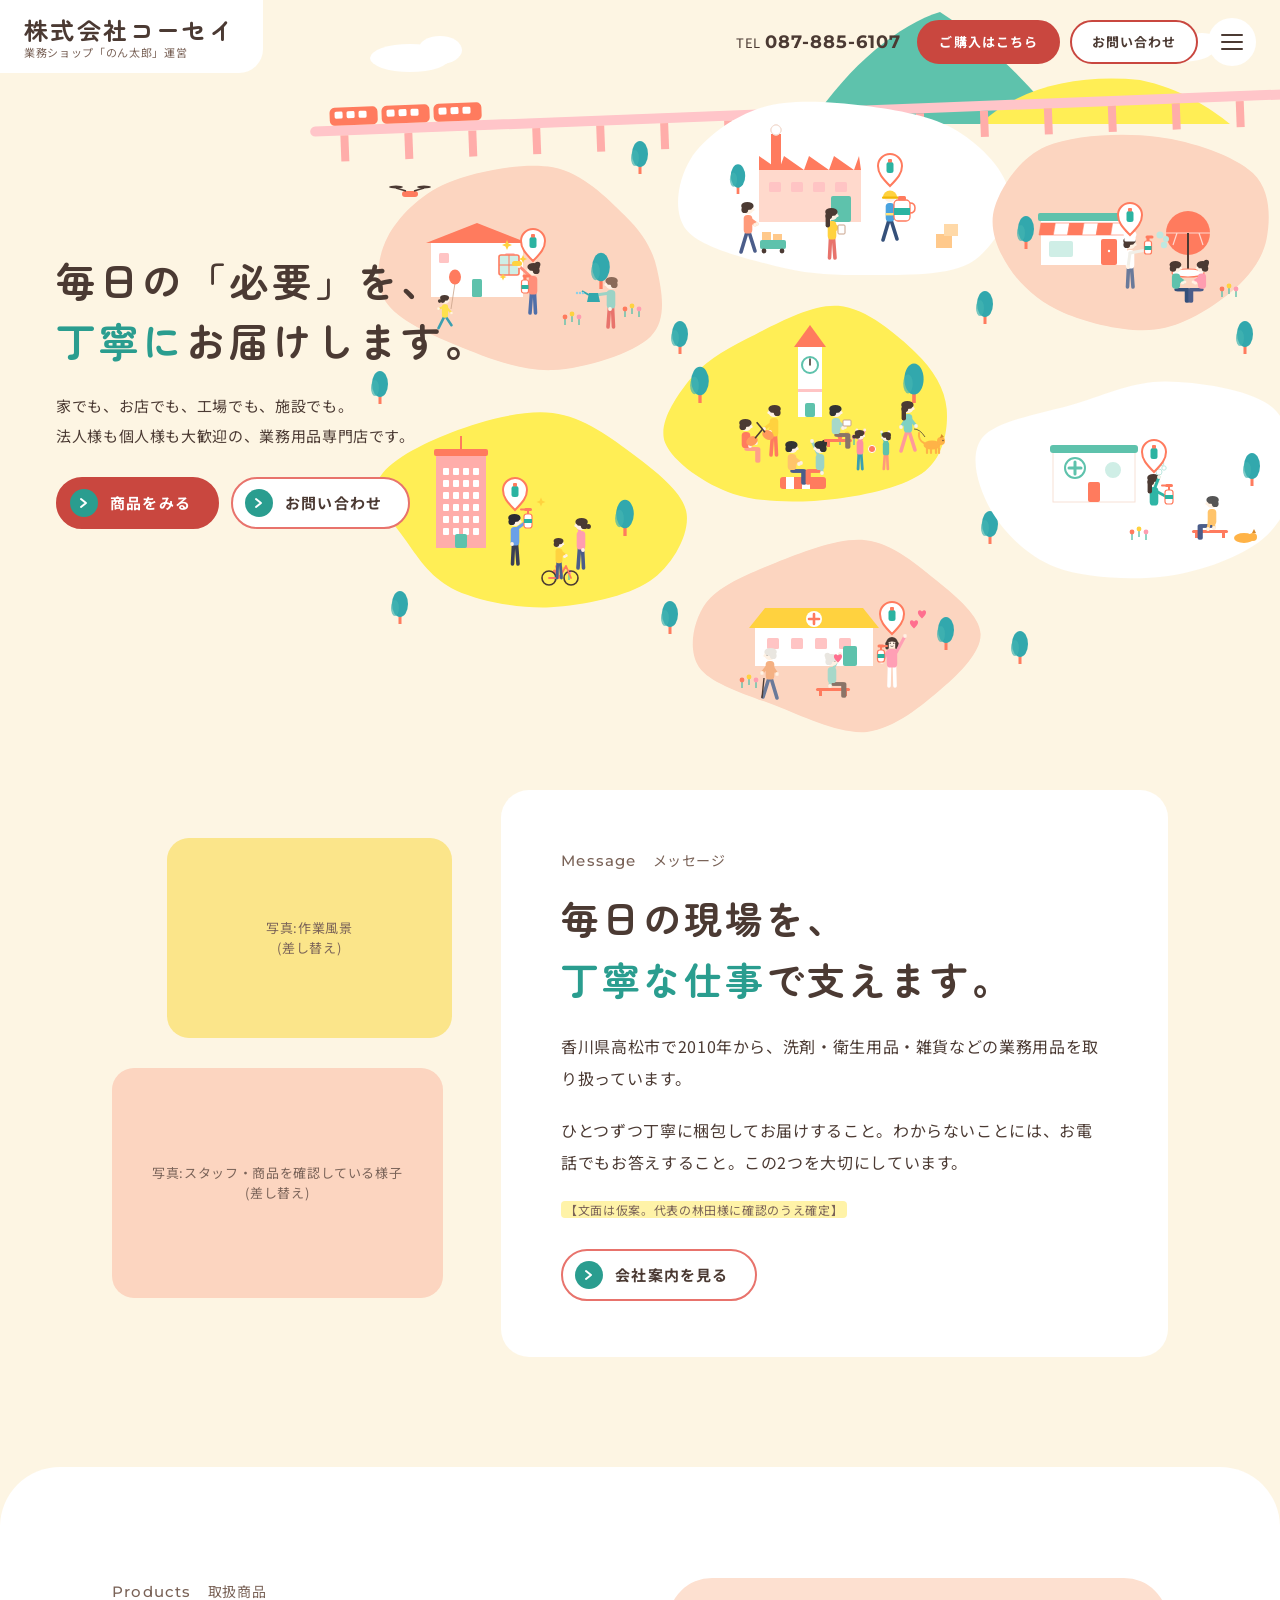
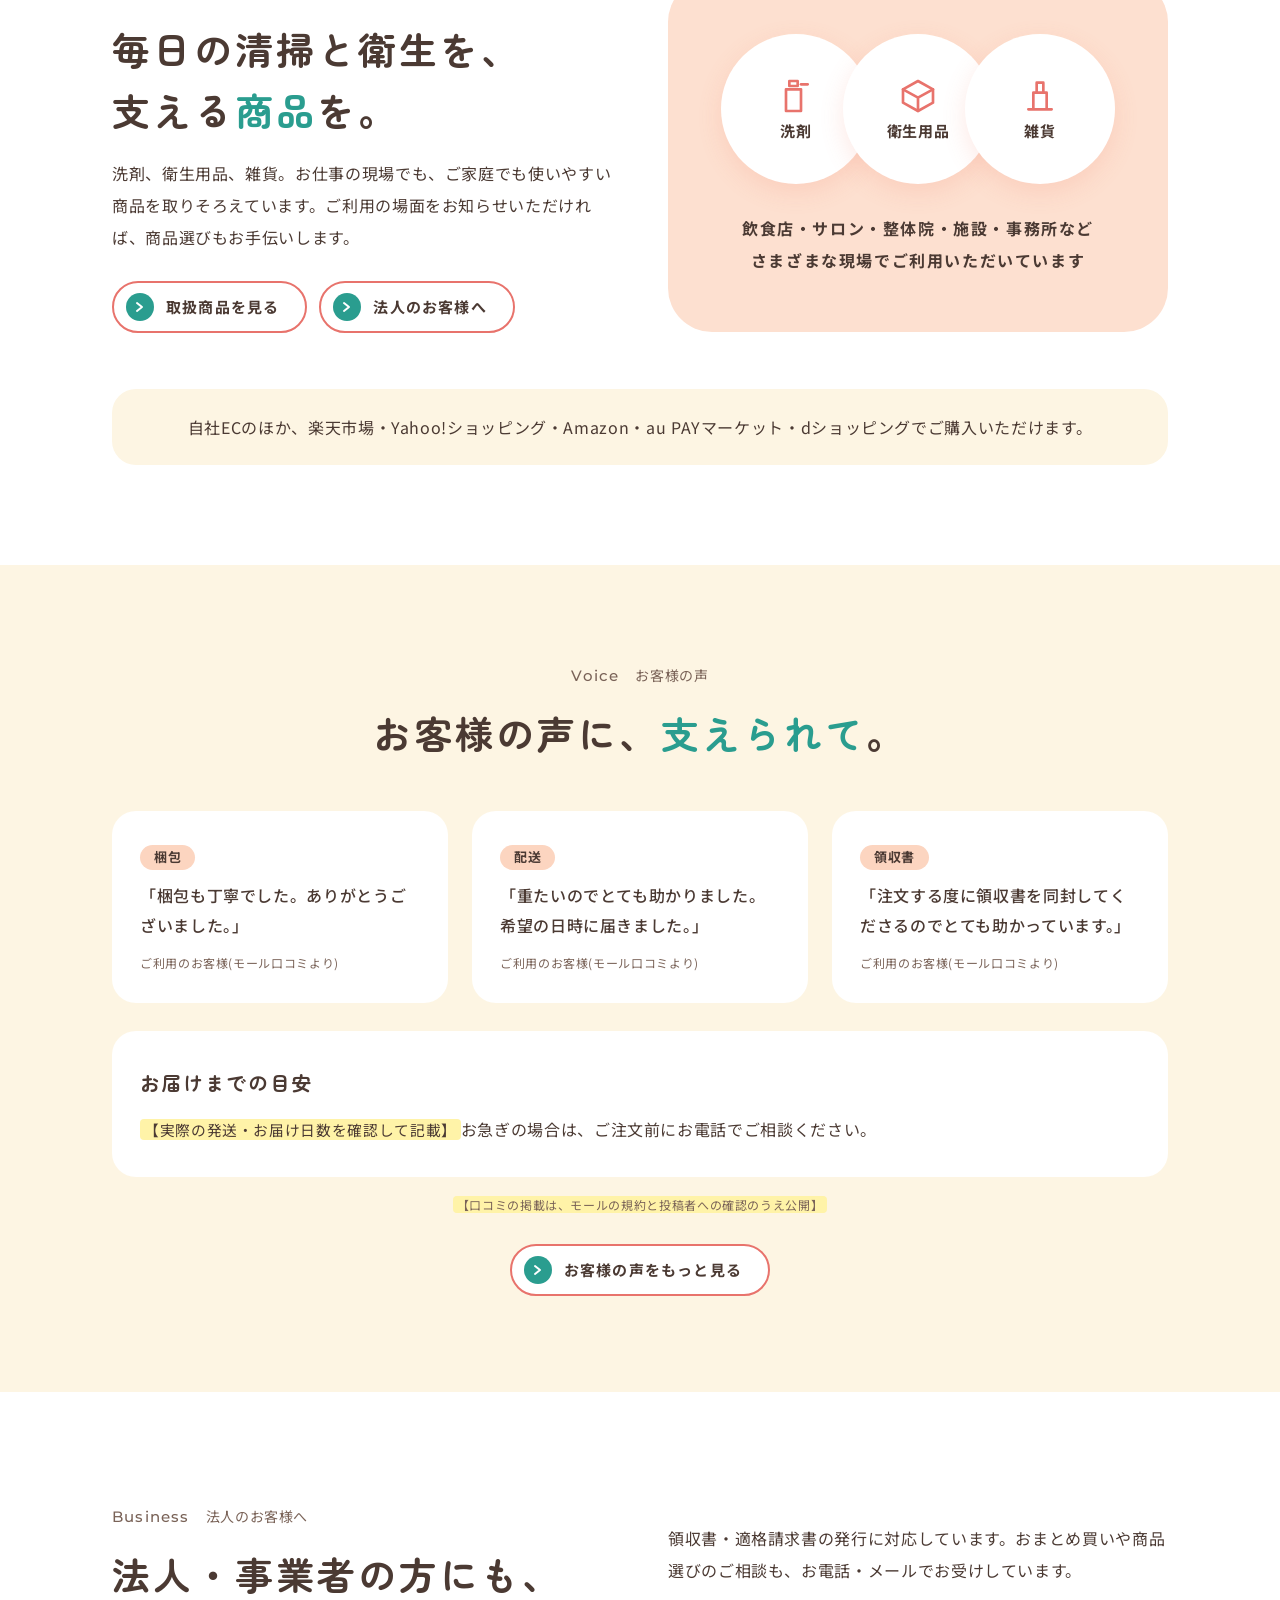
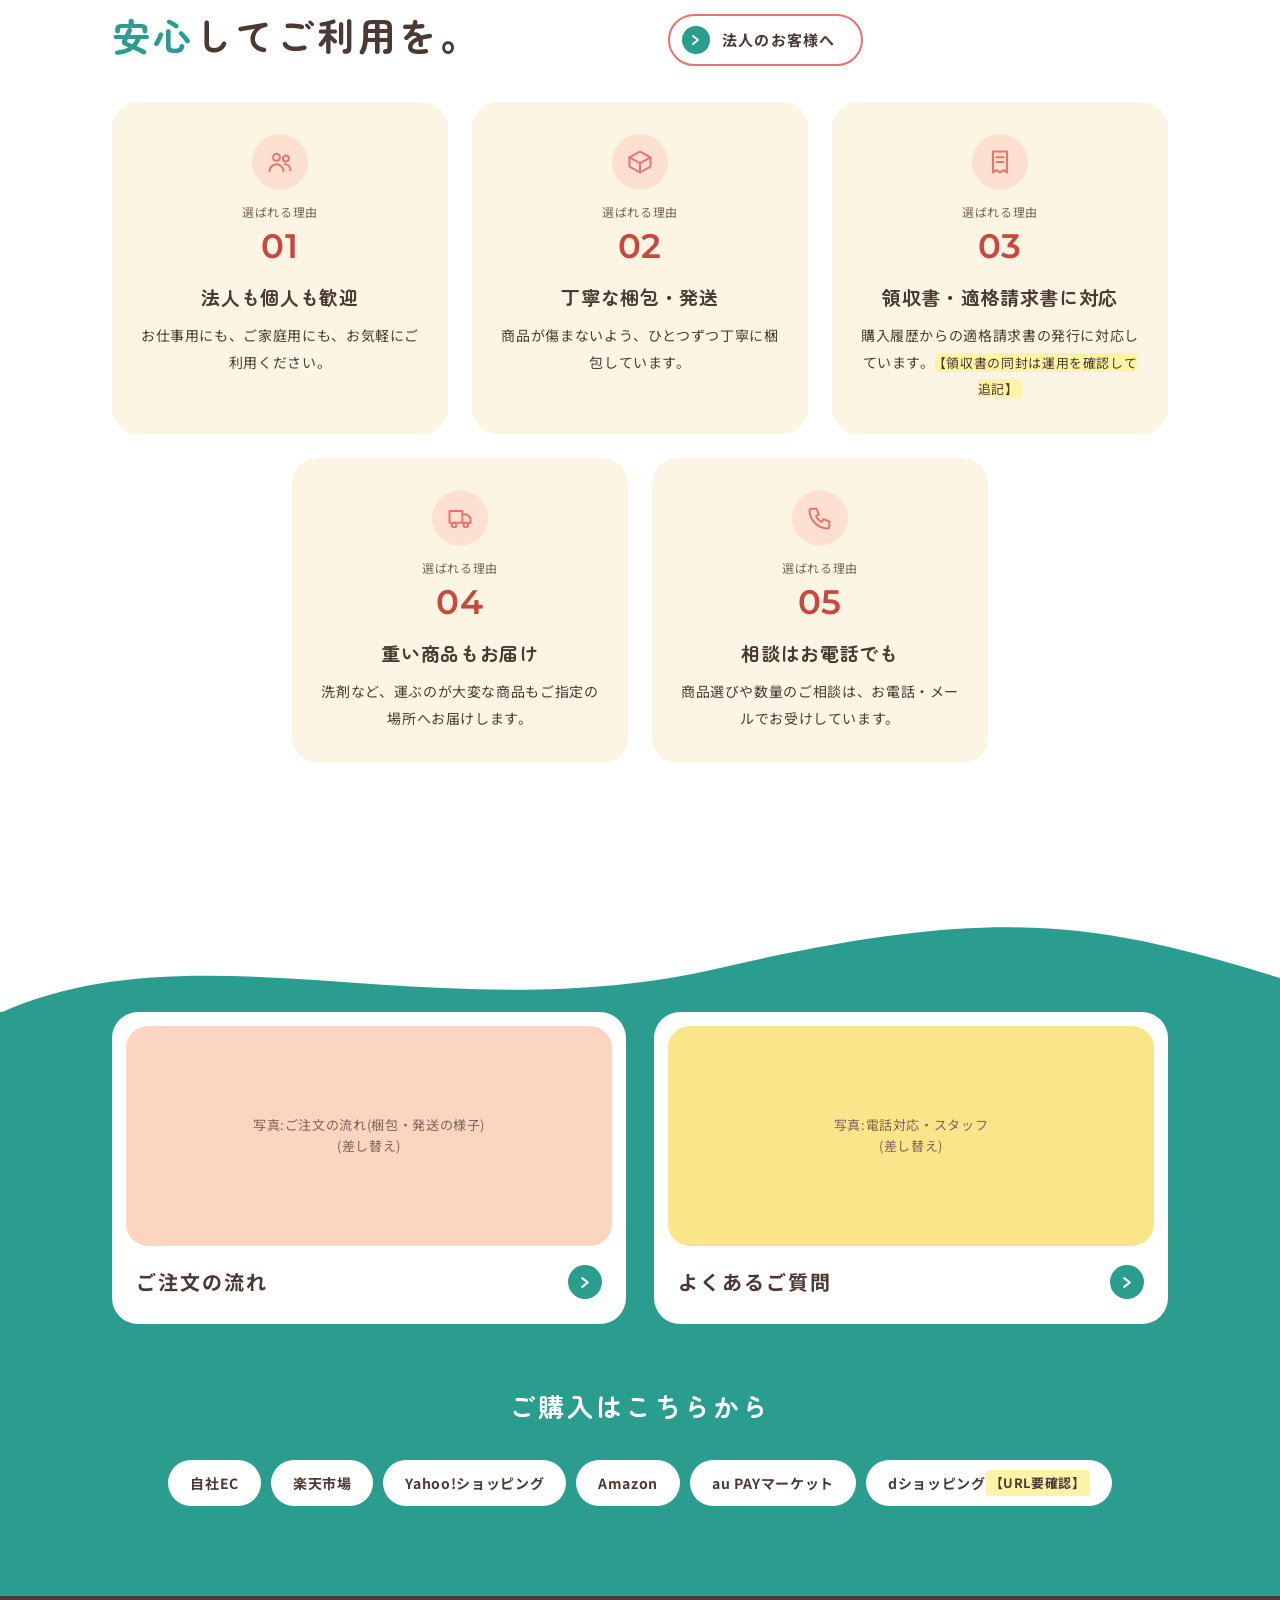
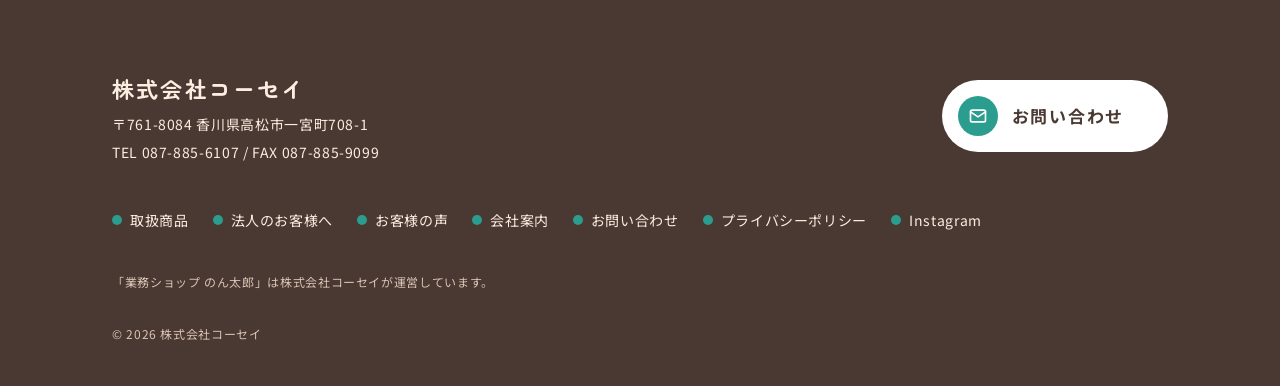
<file: index.html>
<!DOCTYPE html>
<html lang="ja" class="no-js">
<head>
<meta charset="utf-8">
<meta name="viewport" content="width=device-width, initial-scale=1">
<title>株式会社コーセイ | 洗剤・衛生用品・雑貨の業務用品専門店(香川県高松市)</title>
<meta name="description" content="香川県高松市の株式会社コーセイ。洗剤・衛生用品・雑貨などの業務用品を、丁寧に梱包してお届けします。法人様も個人様も歓迎。">
<meta property="og:type" content="website">
<meta property="og:locale" content="ja_JP">
<meta property="og:title" content="株式会社コーセイ | 洗剤・衛生用品・雑貨の業務用品専門店(香川県高松市)">
<meta property="og:description" content="香川県高松市の株式会社コーセイ。洗剤・衛生用品・雑貨などの業務用品を、丁寧に梱包してお届けします。法人様も個人様も歓迎。">
<meta name="theme-color" content="#fdf5e3">
<link rel="icon" href="data:image/svg+xml,%3Csvg xmlns='http://www.w3.org/2000/svg' viewBox='0 0 32 32'%3E%3Ccircle cx='16' cy='16' r='15' fill='%23fdf5e3'/%3E%3Cpath d='M10 22V12l6-5 6 5v10z' fill='%23c9473f'/%3E%3Crect x='14' y='16' width='4' height='6' fill='%23fff'/%3E%3C/svg%3E">
<link rel="preconnect" href="https://fonts.googleapis.com">
<link rel="preconnect" href="https://fonts.gstatic.com" crossorigin>
<link href="https://fonts.googleapis.com/css2?family=Montserrat:wght@500;600&family=Noto+Sans+JP:wght@400;500;700&family=Zen+Maru+Gothic:wght@500;700&display=swap" rel="stylesheet">
<link rel="stylesheet" href="css/style.css">
<script>document.documentElement.className='js';</script>
<script type="application/ld+json">
{"@context":"https://schema.org","@type":"Organization","name":"株式会社コーセイ","alternateName":"業務ショップ のん太郎","telephone":"+81-87-885-6107","faxNumber":"+81-87-885-9099","foundingDate":"2010-07-14","address":{"@type":"PostalAddress","postalCode":"761-8084","addressRegion":"香川県","addressLocality":"高松市","streetAddress":"一宮町708-1","addressCountry":"JP"}}
</script>
</head>
<body>
<a class="skip-link" href="#main">本文へスキップ</a>
<header class="site-header">
  <a class="logo" href="index.html" aria-label="株式会社コーセイ トップページ"><span class="logo__name">株式会社コーセイ</span><span class="logo__sub">業務ショップ「のん太郎」運営</span></a>
  <div class="header-actions">
    <a class="header-tel" href="tel:0878856107">TEL <b>087-885-6107</b></a>
    <a class="btn btn--sm" href="https://www.nontarou.co.jp/" target="_blank" rel="noopener noreferrer">ご購入はこちら</a>
    <a class="btn btn--sm btn--ghost" href="contact.html">お問い合わせ</a>
    <a class="menu-btn menu-btn--tel tel-btn" href="tel:0878856107" aria-label="電話をかける"><svg width="22" height="22" viewBox="0 0 24 24" fill="none" stroke="#fff" stroke-width="2" stroke-linecap="round" stroke-linejoin="round" aria-hidden="true"><path d="M5 4h4l2 5-2.5 1.5a11 11 0 0 0 5 5L15 13l5 2v4a2 2 0 0 1-2 2A16 16 0 0 1 3 6a2 2 0 0 1 2-2z"/></svg></a>
    <button class="menu-btn" type="button" data-menu-open aria-expanded="false" aria-controls="nav-panel" aria-label="メニューを開く"><span class="menu-btn__bars"></span></button>
  </div>
</header>
<div class="nav-panel" id="nav-panel" aria-hidden="true">
  <nav class="nav-panel__inner" aria-label="メインメニュー">
    <button class="menu-btn nav-panel__close" type="button" data-menu-close aria-expanded="true" aria-label="メニューを閉じる"><span class="menu-btn__bars"></span></button>
    <ul class="nav-panel__list"><li><a href="index.html" aria-current="page">トップ</a></li><li><a href="products.html">取扱商品</a></li><li><a href="business.html">法人のお客様へ</a></li><li><a href="voices.html">お客様の声</a></li><li><a href="company.html">会社案内</a></li><li><a href="contact.html">お問い合わせ</a></li></ul>
    <div class="nav-panel__tel"><span class="note">お電話でのご相談</span><b><a href="tel:0878856107" style="text-decoration:none">087-885-6107</a></b><span class="note">受付時間:<span class="tbd">【要確認】</span></span></div>
    <div class="mt-m center"><a class="btn" href="https://www.nontarou.co.jp/" target="_blank" rel="noopener noreferrer">ご購入はこちら</a></div>
  </nav>
</div>
<main id="main">
<section class="hero" aria-labelledby="hero-title">
  <div class="hero__art hero__art--pc"><svg class="town" viewBox="0 0 940 700" xmlns="http://www.w3.org/2000/svg" role="img" aria-label="まちのいろいろな場所で、6人がコーセイの商品を使っているイラスト"><g class="cloud"><ellipse cx="70" cy="34" rx="40" ry="14" fill="#fff"/><ellipse cx="100" cy="26" rx="22" ry="14" fill="#fff"/></g><g class="cloud2"><ellipse cx="840" cy="26" rx="34" ry="12" fill="#fff"/><ellipse cx="862" cy="20" rx="18" ry="11" fill="#fff"/></g><path d="M470 100C510 40 560 0 600 -12 650 20 690 60 720 100Z" fill="#5ec2ac"/><path d="M640 100C680 62 740 50 800 56 840 64 870 84 890 100Z" fill="#ffee55"/><g transform="translate(-10 102) rotate(-2.2)"><rect x="-20" y="0" width="1100" height="10" rx="5" fill="#ffc5c9"/><rect x="10" y="10" width="8" height="26" fill="#ffadaa"/><rect x="74" y="10" width="8" height="26" fill="#ffadaa"/><rect x="138" y="10" width="8" height="26" fill="#ffadaa"/><rect x="202" y="10" width="8" height="26" fill="#ffadaa"/><rect x="266" y="10" width="8" height="26" fill="#ffadaa"/><rect x="330" y="10" width="8" height="26" fill="#ffadaa"/><rect x="394" y="10" width="8" height="26" fill="#ffadaa"/><rect x="458" y="10" width="8" height="26" fill="#ffadaa"/><rect x="522" y="10" width="8" height="26" fill="#ffadaa"/><rect x="586" y="10" width="8" height="26" fill="#ffadaa"/><rect x="650" y="10" width="8" height="26" fill="#ffadaa"/><rect x="714" y="10" width="8" height="26" fill="#ffadaa"/><rect x="778" y="10" width="8" height="26" fill="#ffadaa"/><rect x="842" y="10" width="8" height="26" fill="#ffadaa"/><rect x="906" y="10" width="8" height="26" fill="#ffadaa"/><rect x="970" y="10" width="8" height="26" fill="#ffadaa"/><g class="train"><g transform="translate(0 0)"><rect x="0" y="-18" width="48" height="18" rx="5" fill="#ff7b5e"/><rect x="5" y="-14" width="8" height="7" rx="1.5" fill="#fff"/><rect x="17" y="-14" width="8" height="7" rx="1.5" fill="#fff"/><rect x="29" y="-14" width="8" height="7" rx="1.5" fill="#fff"/></g><g transform="translate(52 0)"><rect x="0" y="-18" width="48" height="18" rx="5" fill="#ff7b5e"/><rect x="5" y="-14" width="8" height="7" rx="1.5" fill="#fff"/><rect x="17" y="-14" width="8" height="7" rx="1.5" fill="#fff"/><rect x="29" y="-14" width="8" height="7" rx="1.5" fill="#fff"/></g><g transform="translate(104 0)"><rect x="0" y="-18" width="48" height="18" rx="5" fill="#ff7b5e"/><rect x="5" y="-14" width="8" height="7" rx="1.5" fill="#fff"/><rect x="17" y="-14" width="8" height="7" rx="1.5" fill="#fff"/><rect x="29" y="-14" width="8" height="7" rx="1.5" fill="#fff"/></g></g></g><g transform="translate(40 380) scale(1.0)"><rect x="-1.5" y="-10" width="3" height="10" fill="#ff7b5e"/><ellipse cx="0" cy="-20" rx="8" ry="13" fill="#32a8ad"/><ellipse cx="-5" cy="-16" rx="4" ry="8" fill="#41b4b0" opacity=".7"/></g><g transform="translate(340 330) scale(1.0)"><rect x="-1.5" y="-10" width="3" height="10" fill="#ff7b5e"/><ellipse cx="0" cy="-20" rx="8" ry="13" fill="#32a8ad"/><ellipse cx="-5" cy="-16" rx="4" ry="8" fill="#41b4b0" opacity=".7"/></g><g transform="translate(645 300) scale(1.0)"><rect x="-1.5" y="-10" width="3" height="10" fill="#ff7b5e"/><ellipse cx="0" cy="-20" rx="8" ry="13" fill="#32a8ad"/><ellipse cx="-5" cy="-16" rx="4" ry="8" fill="#41b4b0" opacity=".7"/></g><g transform="translate(650 520) scale(1.0)"><rect x="-1.5" y="-10" width="3" height="10" fill="#ff7b5e"/><ellipse cx="0" cy="-20" rx="8" ry="13" fill="#32a8ad"/><ellipse cx="-5" cy="-16" rx="4" ry="8" fill="#41b4b0" opacity=".7"/></g><g transform="translate(905 330) scale(1.0)"><rect x="-1.5" y="-10" width="3" height="10" fill="#ff7b5e"/><ellipse cx="0" cy="-20" rx="8" ry="13" fill="#32a8ad"/><ellipse cx="-5" cy="-16" rx="4" ry="8" fill="#41b4b0" opacity=".7"/></g><g transform="translate(60 600) scale(1.0)"><rect x="-1.5" y="-10" width="3" height="10" fill="#ff7b5e"/><ellipse cx="0" cy="-20" rx="8" ry="13" fill="#32a8ad"/><ellipse cx="-5" cy="-16" rx="4" ry="8" fill="#41b4b0" opacity=".7"/></g><g transform="translate(330 610) scale(1.0)"><rect x="-1.5" y="-10" width="3" height="10" fill="#ff7b5e"/><ellipse cx="0" cy="-20" rx="8" ry="13" fill="#32a8ad"/><ellipse cx="-5" cy="-16" rx="4" ry="8" fill="#41b4b0" opacity=".7"/></g><g transform="translate(680 640) scale(1.0)"><rect x="-1.5" y="-10" width="3" height="10" fill="#ff7b5e"/><ellipse cx="0" cy="-20" rx="8" ry="13" fill="#32a8ad"/><ellipse cx="-5" cy="-16" rx="4" ry="8" fill="#41b4b0" opacity=".7"/></g><g transform="translate(300 150) scale(1.0)"><rect x="-1.5" y="-10" width="3" height="10" fill="#ff7b5e"/><ellipse cx="0" cy="-20" rx="8" ry="13" fill="#32a8ad"/><ellipse cx="-5" cy="-16" rx="4" ry="8" fill="#41b4b0" opacity=".7"/></g><g transform="translate(500 170) scale(1.0)"><path d="M169.0 0.0C171.0 22.1 153.6 55.9 129.2 69.4C104.7 82.9 54.7 80.6 22.3 81.0C-10.0 81.4 -35.6 79.5 -64.9 72.0C-94.3 64.4 -139.6 53.6 -153.7 35.8C-167.8 18.0 -162.1 -14.4 -149.5 -34.8C-136.9 -55.2 -107.0 -77.7 -78.1 -86.5C-49.1 -95.4 -8.3 -92.1 24.3 -88.2C56.9 -84.2 93.3 -77.7 117.4 -63.1C141.5 -48.4 167.1 -22.1 169.0 0.0Z" fill="#ffffff"/><rect x="-81.0" y="-24" width="102" height="52" fill="#ffd9cc"/><path d="M-81.0 -24L-81.0 -38L-61.0 -24L-56.0 -38L-36.0 -24L-31.0 -38L-11.0 -24L-6.0 -38L14.0 -24L19.0 -38L21.0 -24Z" fill="#ff7b5e"/><rect x="-69.0" y="-60" width="10" height="36" fill="#ff7b5e"/><rect x="-71.0" y="-12" width="12" height="10" rx="1.5" fill="#ffc4c4"/><rect x="-49.0" y="-12" width="12" height="10" rx="1.5" fill="#ffc4c4"/><rect x="-27.0" y="-12" width="12" height="10" rx="1.5" fill="#ffc4c4"/><rect x="-5.0" y="-12" width="12" height="10" rx="1.5" fill="#ffc4c4"/><rect x="-9.0" y="2" width="20" height="26" rx="2" fill="#5ec2ac"/><circle class="smoke" style="animation-delay:0s" cx="-64.0" cy="-64" r="5" fill="#fff" stroke="#f3dcd0" stroke-width="1"/><circle class="smoke" style="animation-delay:1.1s" cx="-64.0" cy="-64" r="5" fill="#fff" stroke="#f3dcd0" stroke-width="1"/><circle class="smoke" style="animation-delay:2.2s" cx="-64.0" cy="-64" r="5" fill="#fff" stroke="#f3dcd0" stroke-width="1"/><rect x="96" y="40" width="16" height="14" fill="#ffc98b"/><rect x="104" y="30" width="14" height="12" fill="#ffd9a8"/><g class="cartm"><rect x="-80" y="46" width="26" height="9" rx="2" fill="#5ec2ac"/><rect x="-78" y="38" width="9" height="8" fill="#ffc98b"/><rect x="-67" y="40" width="9" height="6" fill="#ffc98b"/><circle cx="-76" cy="57" r="2.4" fill="#4b3a33"/><circle cx="-58" cy="57" r="2.4" fill="#4b3a33"/></g><g class="pbob" style="animation-duration:1.8s;animation-delay:-0.6s"><g transform="translate(-92 58) scale(1.0 1.0)"><line x1="-1" y1="-20" x2="-7" y2="0" stroke="#4b5d8a" stroke-width="3.6" stroke-linecap="round"/><line x1="1" y1="-20" x2="7" y2="-1" stroke="#4b5d8a" stroke-width="3.6" stroke-linecap="round"/><rect x="-4.3" y="-37" width="8.6" height="18.5" rx="3.6" fill="#ff9a7a"/><line x1="0.8" y1="-34" x2="9" y2="-28" stroke="#ff9a7a" stroke-width="3" stroke-linecap="round"/><circle cx="9" cy="-28" r="1.9" fill="#fff2e4"/><line x1="-0.6" y1="-34" x2="7" y2="-27" stroke="#ff9a7a" stroke-width="3" stroke-linecap="round"/><circle cx="7" cy="-27" r="1.9" fill="#fff2e4"/><circle cx="0" cy="-43.5" r="5.6" fill="#fff2e4"/><circle cx="5.4" cy="-42.3" r="1.2" fill="#fff2e4"/><circle cx="2.8" cy="-43.1" r=".7" fill="#4b3a33"/><ellipse cx="-0.6" cy="-46.1" rx="6.2" ry="4" fill="#4b3a33"/><circle cx="-3.2" cy="-42.3" r="3.4" fill="#4b3a33"/></g></g><g class="pbob" style="animation-duration:1.9s;animation-delay:-0.9s"><g transform="translate(-8 64) scale(1.0 1.0)"><line x1="-1.5" y1="-20" x2="-2.5" y2="0" stroke="#e8736c" stroke-width="3.6" stroke-linecap="round"/><line x1="1.5" y1="-20" x2="3" y2="0" stroke="#e8736c" stroke-width="3.6" stroke-linecap="round"/><rect x="-4.3" y="-37" width="8.6" height="18.5" rx="3.6" fill="#ffd23f"/><line x1="0.8" y1="-34" x2="9" y2="-28" stroke="#ffd23f" stroke-width="3" stroke-linecap="round"/><circle cx="9" cy="-28" r="1.9" fill="#fff2e4"/><line x1="-0.6" y1="-34" x2="7" y2="-27" stroke="#ffd23f" stroke-width="3" stroke-linecap="round"/><circle cx="7" cy="-27" r="1.9" fill="#fff2e4"/><circle cx="0" cy="-43.5" r="5.6" fill="#fff2e4"/><circle cx="5.4" cy="-42.3" r="1.2" fill="#fff2e4"/><circle cx="2.8" cy="-43.1" r=".7" fill="#4b3a33"/><rect x="-6.4" y="-44.5" width="4.4" height="14" rx="2.2" fill="#4b3a33"/><ellipse cx="-0.6" cy="-46.1" rx="6.2" ry="4" fill="#4b3a33"/><circle cx="-3.2" cy="-42.3" r="3.4" fill="#4b3a33"/><rect x="6" y="-33" width="7" height="9" rx="1" fill="#fff" stroke="#c9a28a"/></g></g><g class="bobw"><g class="pbob" style="animation-duration:1.7s;animation-delay:-0.3s"><g transform="translate(50 46) scale(1.0 1.0)"><line x1="-1" y1="-20" x2="-7" y2="0" stroke="#35507a" stroke-width="3.6" stroke-linecap="round"/><line x1="1" y1="-20" x2="7" y2="-1" stroke="#35507a" stroke-width="3.6" stroke-linecap="round"/><rect x="-4.3" y="-37" width="8.6" height="18.5" rx="3.6" fill="#4aa3df"/><line x1="0.8" y1="-34" x2="9" y2="-28" stroke="#4aa3df" stroke-width="3" stroke-linecap="round"/><circle cx="9" cy="-28" r="1.9" fill="#fff2e4"/><line x1="-0.6" y1="-34" x2="7" y2="-27" stroke="#4aa3df" stroke-width="3" stroke-linecap="round"/><circle cx="7" cy="-27" r="1.9" fill="#fff2e4"/><circle cx="0" cy="-43.5" r="5.6" fill="#fff2e4"/><circle cx="5.4" cy="-42.3" r="1.2" fill="#fff2e4"/><circle cx="2.8" cy="-43.1" r=".7" fill="#4b3a33"/><path d="M-7 -42.5a7 7 0 0 1 14 0z" fill="#ffd23f"/><rect x="-8" y="-43.5" width="17" height="2.2" rx="1" fill="#f2b705"/><rect x="-4.3" y="-27" width="8.6" height="2.4" fill="#ffe27a"/></g></g><g><path d="M70 9q5 0 5 5t-5 5" fill="none" stroke="#ff7b5e" stroke-width="1.5"/><rect x="54" y="6" width="16" height="21" rx="4" fill="#fff" stroke="#ff7b5e" stroke-width="1.3"/><rect x="54" y="14" width="16" height="7" fill="#2bb3a1"/><rect x="58" y="2" width="8" height="4.5" rx="1.5" fill="#ff7b5e"/></g></g><g transform="translate(50 -8)"><g class="pinb" style="animation-delay:0.4s"><path d="M0 0C-8-8-12-13-12-20A12 12 0 1 1 12-20C12-13 8-8 0 0Z" fill="#fff" stroke="#ff7b5e" stroke-width="2"/><rect x="-3.5" y="-24" width="7" height="11" rx="2.5" fill="#2bb3a1"/><rect x="-2" y="-27" width="4" height="3.5" rx="1" fill="#ff7b5e"/></g></g><g transform="translate(-102 0) scale(0.9)"><rect x="-1.5" y="-10" width="3" height="10" fill="#ff7b5e"/><ellipse cx="0" cy="-20" rx="8" ry="13" fill="#32a8ad"/><ellipse cx="-5" cy="-16" rx="4" ry="8" fill="#41b4b0" opacity=".7"/></g></g><g transform="translate(185 245) scale(1.0)"><path d="M132.0 0.0C136.4 20.2 143.1 50.7 125.7 67.5C108.4 84.4 60.3 99.6 27.8 101.1C-4.6 102.5 -40.9 87.6 -68.7 76.2C-96.6 64.8 -127.9 50.5 -139.4 32.5C-150.8 14.4 -147.7 -12.2 -137.4 -32.0C-127.1 -51.8 -105.2 -74.5 -77.7 -86.1C-50.1 -97.7 -1.5 -107.2 28.0 -101.8C57.6 -96.4 82.4 -70.5 99.8 -53.6C117.1 -36.6 127.7 -20.2 132.0 0.0Z" fill="#fcd5c0"/><rect x="-94.0" y="-26" width="92" height="54" fill="#fff"/><path d="M-99.0 -26L-48 -46L3.0 -26Z" fill="#ff7b5e"/><rect x="-20.0" y="-16" width="10" height="10" rx="1.5" fill="#ffc4c4"/><rect x="-86.0" y="-16" width="10" height="10" rx="1.5" fill="#ffc4c4"/><rect x="-53" y="10" width="10" height="18" rx="1.5" fill="#5ec2ac"/><rect x="-26" y="-14" width="20" height="20" rx="2" fill="#cfeee6" stroke="#ff7b5e" stroke-width="1.6"/><path d="M-16 -14v20M-26 -4h20" stroke="#ff7b5e" stroke-width="1"/><g transform="translate(76 20) scale(1.1)"><rect x="-1.5" y="-10" width="3" height="10" fill="#ff7b5e"/><ellipse cx="0" cy="-20" rx="8" ry="13" fill="#32a8ad"/><ellipse cx="-5" cy="-16" rx="4" ry="8" fill="#41b4b0" opacity=".7"/></g><g transform="translate(40 56)"><line x1="0" y1="0" x2="0" y2="-7" stroke="#5ec2ac" stroke-width="1.4"/><circle cx="0" cy="-8" r="2.4" fill="#ff7b5e"/></g><g transform="translate(47 53)"><line x1="0" y1="0" x2="0" y2="-7" stroke="#5ec2ac" stroke-width="1.4"/><circle cx="0" cy="-8" r="2.4" fill="#ffd23f"/></g><g transform="translate(54 56)"><line x1="0" y1="0" x2="0" y2="-7" stroke="#5ec2ac" stroke-width="1.4"/><circle cx="0" cy="-8" r="2.4" fill="#ff9db0"/></g><g transform="translate(100 48)"><line x1="0" y1="0" x2="0" y2="-7" stroke="#5ec2ac" stroke-width="1.4"/><circle cx="0" cy="-8" r="2.4" fill="#ff7b5e"/></g><g transform="translate(107 45)"><line x1="0" y1="0" x2="0" y2="-7" stroke="#5ec2ac" stroke-width="1.4"/><circle cx="0" cy="-8" r="2.4" fill="#ffd23f"/></g><g transform="translate(114 48)"><line x1="0" y1="0" x2="0" y2="-7" stroke="#5ec2ac" stroke-width="1.4"/><circle cx="0" cy="-8" r="2.4" fill="#ff9db0"/></g><g class="pbob" style="animation-duration:1.2s;animation-delay:-0.5s"><g transform="translate(-80 62) scale(0.72 0.72)"><line x1="-1" y1="-20" x2="-9" y2="-4" stroke="#3b9fb0" stroke-width="3.6" stroke-linecap="round"/><line x1="1" y1="-20" x2="9" y2="-8" stroke="#3b9fb0" stroke-width="3.6" stroke-linecap="round"/><rect x="-4.3" y="-37" width="8.6" height="18.5" rx="3.6" fill="#ffe14d"/><line x1="0.8" y1="-34" x2="9" y2="-25" stroke="#ffe14d" stroke-width="3" stroke-linecap="round"/><circle cx="9" cy="-25" r="1.9" fill="#fff2e4"/><line x1="-0.6" y1="-34" x2="-9" y2="-31" stroke="#ffe14d" stroke-width="3" stroke-linecap="round"/><circle cx="-9" cy="-31" r="1.9" fill="#fff2e4"/><circle cx="0" cy="-43.5" r="5.6" fill="#fff2e4"/><circle cx="5.4" cy="-42.3" r="1.2" fill="#fff2e4"/><circle cx="2.8" cy="-43.1" r=".7" fill="#4b3a33"/><ellipse cx="-0.6" cy="-46.1" rx="6.2" ry="4" fill="#4b3a33"/><circle cx="-3.2" cy="-42.3" r="3.4" fill="#4b3a33"/><circle cx="-7.4" cy="-41.5" r="2.5" fill="#4b3a33"/></g></g><g class="balloon"><line x1="-74" y1="40" x2="-70" y2="14" stroke="#c9a28a" stroke-width=".8"/><ellipse cx="-70" cy="8" rx="6" ry="7.5" fill="#ff7b5e"/></g><g class="pbob" style="animation-duration:1.3s;animation-delay:-0.8s"><g transform="translate(86 58) scale(-1.0 1.0)"><line x1="-1.5" y1="-20" x2="-2.5" y2="0" stroke="#e8736c" stroke-width="3.6" stroke-linecap="round"/><line x1="1.5" y1="-20" x2="3" y2="0" stroke="#e8736c" stroke-width="3.6" stroke-linecap="round"/><rect x="-4.3" y="-37" width="8.6" height="18.5" rx="3.6" fill="#9bd3c6"/><line x1="0.8" y1="-34" x2="15" y2="-32" stroke="#9bd3c6" stroke-width="3" stroke-linecap="round"/><circle cx="15" cy="-32" r="1.9" fill="#fff2e4"/><line x1="-0.6" y1="-34" x2="1" y2="-18" stroke="#9bd3c6" stroke-width="3" stroke-linecap="round"/><circle cx="1" cy="-18" r="1.9" fill="#fff2e4"/><circle cx="0" cy="-43.5" r="5.6" fill="#fff2e4"/><circle cx="5.4" cy="-42.3" r="1.2" fill="#fff2e4"/><circle cx="2.8" cy="-43.1" r=".7" fill="#4b3a33"/><ellipse cx="-0.6" cy="-46.1" rx="6.2" ry="4" fill="#8a6a58"/><circle cx="-3.2" cy="-42.3" r="3.4" fill="#8a6a58"/></g></g><path d="M64 24l9 0 2 9 -13 0z" fill="#32a8ad"/><path d="M64 26l-7 -4" stroke="#32a8ad" stroke-width="2"/><circle class="drip" style="animation-delay:0s" cx="55" cy="24" r="1.2" fill="#8ad0e8"/><circle class="drip" style="animation-delay:0.3s" cx="52" cy="24" r="1.2" fill="#8ad0e8"/><circle class="drip" style="animation-delay:0.6s" cx="58" cy="24" r="1.2" fill="#8ad0e8"/><g class="pbob" style="animation-duration:1.1s;animation-delay:-0.2s"><g transform="translate(8 44) scale(-1.0 1.0)"><line x1="-1.5" y1="-20" x2="-2.5" y2="0" stroke="#4f6fa8" stroke-width="3.6" stroke-linecap="round"/><line x1="1.5" y1="-20" x2="3" y2="0" stroke="#4f6fa8" stroke-width="3.6" stroke-linecap="round"/><rect x="-4.3" y="-37" width="8.6" height="18.5" rx="3.6" fill="#ff8f7a"/><circle cx="0" cy="-43.5" r="5.6" fill="#fff2e4"/><circle cx="5.4" cy="-42.3" r="1.2" fill="#fff2e4"/><circle cx="2.8" cy="-43.1" r=".7" fill="#4b3a33"/><ellipse cx="-0.6" cy="-46.1" rx="6.2" ry="4" fill="#4b3a33"/><circle cx="-3.2" cy="-42.3" r="3.4" fill="#4b3a33"/><circle cx="-4.6" cy="-48.5" r="2.8" fill="#4b3a33"/></g></g><g class="wipe" style="transform-origin:8px 10px"><line x1="8" y1="10" x2="-6" y2="-3" stroke="#ff8f7a" stroke-width="3" stroke-linecap="round"/><circle cx="-6" cy="-3" r="1.9" fill="#fff2e4"/><rect x="-13" y="-8" width="10" height="5" rx="2.5" fill="#ffd23f"/></g><line x1="8" y1="10" x2="0" y2="18" stroke="#ff8f7a" stroke-width="3" stroke-linecap="round"/><circle cx="0" cy="18" r="1.9" fill="#fff2e4"/><g><rect x="-3.5" y="11" width="7" height="13" rx="2" fill="#fff" stroke="#ff7b5e" stroke-width="1.2"/><rect x="-3.5" y="16" width="7" height="4" fill="#2bb3a1"/><rect x="-1.5" y="8" width="3" height="3" fill="#ff7b5e"/><rect x="-2.5" y="5.5" width="8" height="3" rx="1.5" fill="#ff7b5e"/></g><g transform="translate(-18 -24) scale(1)"><path class="tw" style="animation-delay:0s" d="M0-5L1.5-1.5 5 0 1.5 1.5 0 5-1.5 1.5-5 0-1.5-1.5Z" fill="#ffd23f"/></g><g transform="translate(-2 -10) scale(0.8)"><path class="tw" style="animation-delay:0.6s" d="M0-5L1.5-1.5 5 0 1.5 1.5 0 5-1.5 1.5-5 0-1.5-1.5Z" fill="#ffd23f"/></g><g transform="translate(-22 8) scale(0.7)"><path class="tw" style="animation-delay:1.1s" d="M0-5L1.5-1.5 5 0 1.5 1.5 0 5-1.5 1.5-5 0-1.5-1.5Z" fill="#ffd23f"/></g><g transform="translate(8 -8)"><g class="pinb" style="animation-delay:0s"><path d="M0 0C-8-8-12-13-12-20A12 12 0 1 1 12-20C12-13 8-8 0 0Z" fill="#fff" stroke="#ff7b5e" stroke-width="2"/><rect x="-3.5" y="-24" width="7" height="11" rx="2.5" fill="#2bb3a1"/><rect x="-2" y="-27" width="4" height="3.5" rx="1" fill="#ff7b5e"/></g></g></g><g transform="translate(470 385) scale(1.0)"><path d="M136.7 0.0C138.3 19.8 133.9 46.9 115.3 61.9C96.6 76.9 56.7 86.1 24.8 89.9C-7.2 93.7 -48.3 94.3 -76.6 84.9C-104.9 75.5 -137.4 52.6 -144.9 33.7C-152.3 14.9 -134.8 -10.9 -121.2 -28.2C-107.6 -45.5 -88.2 -57.7 -63.3 -70.2C-38.4 -82.7 0.3 -105.4 28.4 -103.2C56.6 -100.9 87.4 -73.8 105.5 -56.6C123.5 -39.4 135.1 -19.8 136.7 0.0Z" fill="#ffee55"/><rect x="-12" y="-62" width="24" height="70" fill="#fff"/><path d="M-16 -62L0 -84L16 -62Z" fill="#ff7b5e"/><circle cx="0" cy="-44" r="8" fill="#fff" stroke="#5ec2ac" stroke-width="2"/><g class="hand" style="transform-origin:0px -44px"><line x1="0" y1="-44" x2="0" y2="-50" stroke="#4b3a33" stroke-width="1.6" stroke-linecap="round"/></g><rect x="-12" y="-20" width="24" height="3" fill="#ffc4c4"/><rect x="-5" y="-6" width="10" height="14" rx="2" fill="#5ec2ac"/><g transform="translate(104 -6) scale(1.2)"><rect x="-1.5" y="-10" width="3" height="10" fill="#ff7b5e"/><ellipse cx="0" cy="-20" rx="8" ry="13" fill="#32a8ad"/><ellipse cx="-5" cy="-16" rx="4" ry="8" fill="#41b4b0" opacity=".7"/></g><g transform="translate(-110 -6) scale(1.1)"><rect x="-1.5" y="-10" width="3" height="10" fill="#ff7b5e"/><ellipse cx="0" cy="-20" rx="8" ry="13" fill="#32a8ad"/><ellipse cx="-5" cy="-16" rx="4" ry="8" fill="#41b4b0" opacity=".7"/></g><g transform="translate(30 36)"><line x1="0" y1="0" x2="0" y2="-7" stroke="#5ec2ac" stroke-width="1.4"/><circle cx="0" cy="-8" r="2.4" fill="#ff7b5e"/></g><g transform="translate(37 33)"><line x1="0" y1="0" x2="0" y2="-7" stroke="#5ec2ac" stroke-width="1.4"/><circle cx="0" cy="-8" r="2.4" fill="#ffd23f"/></g><g transform="translate(44 36)"><line x1="0" y1="0" x2="0" y2="-7" stroke="#5ec2ac" stroke-width="1.4"/><circle cx="0" cy="-8" r="2.4" fill="#ff9db0"/></g><g class="pbob" style="animation-duration:1.4s;animation-delay:-0.1s"><g transform="translate(-64 52) scale(1.0 1.0)"><polyline points="0,-12 11,-12 11,0" fill="none" stroke="#ffa08a" stroke-width="3.6" stroke-linecap="round" stroke-linejoin="round"/><polyline points="1.6,-12 12.6,-12 12.6,0" fill="none" stroke="#ffa08a" stroke-width="3.6" stroke-linecap="round" stroke-linejoin="round"/><rect x="-4.3" y="-29" width="8.6" height="16" rx="3.6" fill="#ff7b5e"/><line x1="0.8" y1="-26" x2="4" y2="-15" stroke="#ff7b5e" stroke-width="3" stroke-linecap="round"/><circle cx="4" cy="-15" r="1.9" fill="#fff2e4"/><line x1="-0.6" y1="-26" x2="10" y2="-18" stroke="#ff7b5e" stroke-width="3" stroke-linecap="round"/><circle cx="10" cy="-18" r="1.9" fill="#fff2e4"/><circle cx="0" cy="-35.5" r="5.6" fill="#fff2e4"/><circle cx="5.4" cy="-34.3" r="1.2" fill="#fff2e4"/><circle cx="2.8" cy="-35.1" r=".7" fill="#4b3a33"/><ellipse cx="-0.6" cy="-38.1" rx="6.2" ry="4" fill="#4b3a33"/><circle cx="-3.2" cy="-34.3" r="3.4" fill="#4b3a33"/><g transform="translate(6 -20) rotate(-28)"><ellipse cx="0" cy="0" rx="6" ry="4.5" fill="#ff9a5c"/><line x1="4" y1="-1" x2="16" y2="-6" stroke="#4b3a33" stroke-width="1.6"/></g></g></g><g class="pbob" style="animation-duration:1.5s;animation-delay:-0.4s"><g transform="translate(-36 46) scale(-1.0 1.0)"><line x1="-1.5" y1="-20" x2="-2.5" y2="0" stroke="#ff7b5e" stroke-width="3.6" stroke-linecap="round"/><line x1="1.5" y1="-20" x2="3" y2="0" stroke="#ff7b5e" stroke-width="3.6" stroke-linecap="round"/><rect x="-4.3" y="-37" width="8.6" height="18.5" rx="3.6" fill="#ffd23f"/><line x1="0.8" y1="-34" x2="4" y2="-23" stroke="#ffd23f" stroke-width="3" stroke-linecap="round"/><circle cx="4" cy="-23" r="1.9" fill="#fff2e4"/><line x1="-0.6" y1="-34" x2="10" y2="-26" stroke="#ffd23f" stroke-width="3" stroke-linecap="round"/><circle cx="10" cy="-26" r="1.9" fill="#fff2e4"/><circle cx="0" cy="-43.5" r="5.6" fill="#fff2e4"/><circle cx="5.4" cy="-42.3" r="1.2" fill="#fff2e4"/><circle cx="2.8" cy="-43.1" r=".7" fill="#4b3a33"/><ellipse cx="-0.6" cy="-46.1" rx="6.2" ry="4" fill="#4b3a33"/><circle cx="-3.2" cy="-42.3" r="3.4" fill="#4b3a33"/><g transform="translate(6 -20) rotate(-28)"><ellipse cx="0" cy="0" rx="6" ry="4.5" fill="#ff9a5c"/><line x1="4" y1="-1" x2="16" y2="-6" stroke="#4b3a33" stroke-width="1.6"/></g></g></g><rect x="-30" y="68" width="46" height="12" rx="3" fill="#ff7b5e"/><rect x="-24" y="68" width="8" height="12" fill="#fff"/><rect x="-8" y="68" width="8" height="12" fill="#fff"/><g class="pbob" style="animation-duration:1.9s;animation-delay:-0.6s"><g transform="translate(-18 74) scale(1.0 1.0)"><polyline points="0,-12 11,-12 11,0" fill="none" stroke="#4b5d8a" stroke-width="3.6" stroke-linecap="round" stroke-linejoin="round"/><polyline points="1.6,-12 12.6,-12 12.6,0" fill="none" stroke="#4b5d8a" stroke-width="3.6" stroke-linecap="round" stroke-linejoin="round"/><rect x="-4.3" y="-29" width="8.6" height="16" rx="3.6" fill="#ffc46b"/><line x1="0.8" y1="-26" x2="9" y2="-20" stroke="#ffc46b" stroke-width="3" stroke-linecap="round"/><circle cx="9" cy="-20" r="1.9" fill="#fff2e4"/><line x1="-0.6" y1="-26" x2="7" y2="-19" stroke="#ffc46b" stroke-width="3" stroke-linecap="round"/><circle cx="7" cy="-19" r="1.9" fill="#fff2e4"/><circle cx="0" cy="-35.5" r="5.6" fill="#fff2e4"/><circle cx="5.4" cy="-34.3" r="1.2" fill="#fff2e4"/><circle cx="2.8" cy="-35.1" r=".7" fill="#4b3a33"/><ellipse cx="-0.6" cy="-38.1" rx="6.2" ry="4" fill="#333"/><circle cx="-3.2" cy="-34.3" r="3.4" fill="#333"/></g></g><g class="pbob" style="animation-duration:1.1s;animation-delay:-0.9s"><g transform="translate(10 74) scale(-1.0 1.0)"><polyline points="0,-12 11,-12 11,0" fill="none" stroke="#ff7b5e" stroke-width="3.6" stroke-linecap="round" stroke-linejoin="round"/><polyline points="1.6,-12 12.6,-12 12.6,0" fill="none" stroke="#ff7b5e" stroke-width="3.6" stroke-linecap="round" stroke-linejoin="round"/><rect x="-4.3" y="-29" width="8.6" height="16" rx="3.6" fill="#9bd3c6"/><line x1="0.8" y1="-26" x2="8" y2="-42" stroke="#9bd3c6" stroke-width="3" stroke-linecap="round"/><circle cx="8" cy="-42" r="1.9" fill="#fff2e4"/><line x1="-0.6" y1="-26" x2="-2" y2="-10" stroke="#9bd3c6" stroke-width="3" stroke-linecap="round"/><circle cx="-2" cy="-10" r="1.9" fill="#fff2e4"/><circle cx="0" cy="-35.5" r="5.6" fill="#fff2e4"/><circle cx="5.4" cy="-34.3" r="1.2" fill="#fff2e4"/><circle cx="2.8" cy="-35.1" r=".7" fill="#4b3a33"/><ellipse cx="-0.6" cy="-38.1" rx="6.2" ry="4" fill="#333"/><circle cx="-3.2" cy="-34.3" r="3.4" fill="#333"/><circle cx="-4.6" cy="-40.5" r="2.8" fill="#333"/></g></g><g><rect x="14" y="30" width="28" height="3" rx="1.5" fill="#ff7b5e"/><rect x="17" y="33" width="3" height="5" fill="#ff7b5e"/><rect x="36" y="33" width="3" height="5" fill="#ff7b5e"/></g><g class="pbob" style="animation-duration:1.2s;animation-delay:-0.2s"><g transform="translate(26 38) scale(1.0 1.0)"><polyline points="0,-12 11,-12 11,0" fill="none" stroke="#8a7468" stroke-width="3.6" stroke-linecap="round" stroke-linejoin="round"/><polyline points="1.6,-12 12.6,-12 12.6,0" fill="none" stroke="#8a7468" stroke-width="3.6" stroke-linecap="round" stroke-linejoin="round"/><rect x="-4.3" y="-29" width="8.6" height="16" rx="3.6" fill="#a7d8c9"/><line x1="0.8" y1="-26" x2="9" y2="-20" stroke="#a7d8c9" stroke-width="3" stroke-linecap="round"/><circle cx="9" cy="-20" r="1.9" fill="#fff2e4"/><line x1="-0.6" y1="-26" x2="7" y2="-19" stroke="#a7d8c9" stroke-width="3" stroke-linecap="round"/><circle cx="7" cy="-19" r="1.9" fill="#fff2e4"/><circle cx="0" cy="-35.5" r="5.6" fill="#fff2e4"/><circle cx="5.4" cy="-34.3" r="1.2" fill="#fff2e4"/><circle cx="2.8" cy="-35.1" r=".7" fill="#4b3a33"/><ellipse cx="-0.6" cy="-38.1" rx="6.2" ry="4" fill="#333"/><circle cx="-3.2" cy="-34.3" r="3.4" fill="#333"/><rect x="7" y="-27" width="8" height="6" rx="1" fill="#fff" stroke="#c9a28a"/></g></g><g class="pbob" style="animation-duration:1.6s;animation-delay:-0.7s"><g transform="translate(50 60) scale(0.78 0.78)"><line x1="-1.5" y1="-20" x2="-2.5" y2="0" stroke="#3b9fb0" stroke-width="3.6" stroke-linecap="round"/><line x1="1.5" y1="-20" x2="3" y2="0" stroke="#3b9fb0" stroke-width="3.6" stroke-linecap="round"/><rect x="-4.3" y="-37" width="8.6" height="18.5" rx="3.6" fill="#ff8fa3"/><line x1="0.8" y1="-34" x2="6" y2="-50" stroke="#ff8fa3" stroke-width="3" stroke-linecap="round"/><circle cx="6" cy="-50" r="1.9" fill="#fff2e4"/><line x1="-0.6" y1="-34" x2="-4" y2="-50" stroke="#ff8fa3" stroke-width="3" stroke-linecap="round"/><circle cx="-4" cy="-50" r="1.9" fill="#fff2e4"/><circle cx="0" cy="-43.5" r="5.6" fill="#fff2e4"/><circle cx="5.4" cy="-42.3" r="1.2" fill="#fff2e4"/><circle cx="2.8" cy="-43.1" r=".7" fill="#4b3a33"/><ellipse cx="-0.6" cy="-46.1" rx="6.2" ry="4" fill="#4b3a33"/><circle cx="-3.2" cy="-42.3" r="3.4" fill="#4b3a33"/><circle cx="-7.4" cy="-41.5" r="2.5" fill="#4b3a33"/></g></g><g class="pbob" style="animation-duration:1.7s;animation-delay:-0.0s"><g transform="translate(76 60) scale(-0.74 0.74)"><line x1="-1.5" y1="-20" x2="-2.5" y2="0" stroke="#ff9a7a" stroke-width="3.6" stroke-linecap="round"/><line x1="1.5" y1="-20" x2="3" y2="0" stroke="#ff9a7a" stroke-width="3.6" stroke-linecap="round"/><rect x="-4.3" y="-37" width="8.6" height="18.5" rx="3.6" fill="#5ec2ac"/><line x1="0.8" y1="-34" x2="6" y2="-50" stroke="#5ec2ac" stroke-width="3" stroke-linecap="round"/><circle cx="6" cy="-50" r="1.9" fill="#fff2e4"/><line x1="-0.6" y1="-34" x2="-4" y2="-50" stroke="#5ec2ac" stroke-width="3" stroke-linecap="round"/><circle cx="-4" cy="-50" r="1.9" fill="#fff2e4"/><circle cx="0" cy="-43.5" r="5.6" fill="#fff2e4"/><circle cx="5.4" cy="-42.3" r="1.2" fill="#fff2e4"/><circle cx="2.8" cy="-43.1" r=".7" fill="#4b3a33"/><ellipse cx="-0.6" cy="-46.1" rx="6.2" ry="4" fill="#4b3a33"/><circle cx="-3.2" cy="-42.3" r="3.4" fill="#4b3a33"/></g></g><circle class="ballb" cx="62" cy="40" r="3.6" fill="#ff7b5e" stroke="#fff" stroke-width="1"/><g class="pbob" style="animation-duration:1.8s;animation-delay:-0.3s"><g transform="translate(98 42) scale(1.0 1.0)"><line x1="-1" y1="-20" x2="-7" y2="0" stroke="#ff9a9a" stroke-width="3.6" stroke-linecap="round"/><line x1="1" y1="-20" x2="7" y2="-1" stroke="#ff9a9a" stroke-width="3.6" stroke-linecap="round"/><rect x="-4.3" y="-37" width="8.6" height="18.5" rx="3.6" fill="#7fd1c2"/><line x1="0.8" y1="-34" x2="8" y2="-25" stroke="#7fd1c2" stroke-width="3" stroke-linecap="round"/><circle cx="8" cy="-25" r="1.9" fill="#fff2e4"/><line x1="-0.6" y1="-34" x2="-7" y2="-24" stroke="#7fd1c2" stroke-width="3" stroke-linecap="round"/><circle cx="-7" cy="-24" r="1.9" fill="#fff2e4"/><circle cx="0" cy="-43.5" r="5.6" fill="#fff2e4"/><circle cx="5.4" cy="-42.3" r="1.2" fill="#fff2e4"/><circle cx="2.8" cy="-43.1" r=".7" fill="#4b3a33"/><rect x="-6.4" y="-44.5" width="4.4" height="14" rx="2.2" fill="#4b3a33"/><ellipse cx="-0.6" cy="-46.1" rx="6.2" ry="4" fill="#4b3a33"/><circle cx="-3.2" cy="-42.3" r="3.4" fill="#4b3a33"/></g></g><path d="M104 20q6 0 11 8" fill="none" stroke="#4b3a33" stroke-width=".8"/><g transform="translate(122 44) scale(1 1)"><path class="wag" d="M-8 -10q-6 -3 -5 -10" fill="none" stroke="#ffb347" stroke-width="2" stroke-linecap="round"/><ellipse cx="0" cy="-8" rx="8.5" ry="4.5" fill="#ffb347"/><circle cx="9" cy="-12" r="4" fill="#ffb347"/><path d="M8 -15l1.5 -4 2.5 3z" fill="#d98a2b"/><circle cx="11" cy="-12.5" r=".7" fill="#4b3a33"/><g stroke="#ffb347" stroke-width="2.2" stroke-linecap="round"><line x1="-5" y1="-5" x2="-5" y2="0"/><line x1="-1" y1="-5" x2="-1" y2="0"/><line x1="4" y1="-5" x2="4" y2="0"/><line x1="7" y1="-5" x2="7" y2="0"/></g></g></g><g transform="translate(185 490) scale(1.0)"><path d="M161.7 0.0C164.3 21.0 147.5 51.5 124.9 67.1C102.2 82.6 58.0 91.6 25.7 93.2C-6.6 94.7 -44.9 87.3 -68.9 76.4C-92.9 65.4 -105.5 46.0 -118.4 27.6C-131.3 9.2 -153.9 -15.9 -146.4 -34.1C-139.0 -52.3 -102.6 -70.4 -73.6 -81.6C-44.5 -92.7 -2.7 -104.8 27.8 -101.0C58.3 -97.2 87.1 -75.6 109.4 -58.7C131.7 -41.9 159.1 -21.0 161.7 0.0Z" fill="#ffee55"/><rect x="-89.0" y="-60" width="50" height="94" fill="#ffadaa"/><rect x="-91.0" y="-65" width="54" height="7" rx="2" fill="#ff7b5e"/><line x1="-64" y1="-65" x2="-64" y2="-78" stroke="#ff7b5e" stroke-width="2"/><rect x="-82.0" y="-46" width="6" height="7" rx="1" fill="#fff"/><rect x="-72.0" y="-46" width="6" height="7" rx="1" fill="#fff"/><rect x="-62.0" y="-46" width="6" height="7" rx="1" fill="#fff"/><rect x="-52.0" y="-46" width="6" height="7" rx="1" fill="#fff"/><rect x="-82.0" y="-34" width="6" height="7" rx="1" fill="#fff"/><rect x="-72.0" y="-34" width="6" height="7" rx="1" fill="#fff"/><rect x="-62.0" y="-34" width="6" height="7" rx="1" fill="#fff"/><rect x="-52.0" y="-34" width="6" height="7" rx="1" fill="#fff"/><rect x="-82.0" y="-22" width="6" height="7" rx="1" fill="#fff"/><rect x="-72.0" y="-22" width="6" height="7" rx="1" fill="#fff"/><rect x="-62.0" y="-22" width="6" height="7" rx="1" fill="#fff"/><rect x="-52.0" y="-22" width="6" height="7" rx="1" fill="#fff"/><rect x="-82.0" y="-10" width="6" height="7" rx="1" fill="#fff"/><rect x="-72.0" y="-10" width="6" height="7" rx="1" fill="#fff"/><rect x="-62.0" y="-10" width="6" height="7" rx="1" fill="#fff"/><rect x="-52.0" y="-10" width="6" height="7" rx="1" fill="#fff"/><rect x="-82.0" y="2" width="6" height="7" rx="1" fill="#fff"/><rect x="-72.0" y="2" width="6" height="7" rx="1" fill="#fff"/><rect x="-62.0" y="2" width="6" height="7" rx="1" fill="#fff"/><rect x="-52.0" y="2" width="6" height="7" rx="1" fill="#fff"/><rect x="-82.0" y="14" width="6" height="7" rx="1" fill="#fff"/><rect x="-72.0" y="14" width="6" height="7" rx="1" fill="#fff"/><rect x="-62.0" y="14" width="6" height="7" rx="1" fill="#fff"/><rect x="-52.0" y="14" width="6" height="7" rx="1" fill="#fff"/><rect x="-70" y="20" width="12" height="14" rx="2" fill="#5ec2ac"/><g transform="translate(100 22) scale(1.1)"><rect x="-1.5" y="-10" width="3" height="10" fill="#ff7b5e"/><ellipse cx="0" cy="-20" rx="8" ry="13" fill="#32a8ad"/><ellipse cx="-5" cy="-16" rx="4" ry="8" fill="#41b4b0" opacity=".7"/></g><g transform="translate(30 66)"><line x1="0" y1="0" x2="0" y2="-7" stroke="#5ec2ac" stroke-width="1.4"/><circle cx="0" cy="-8" r="2.4" fill="#ff7b5e"/></g><g transform="translate(37 63)"><line x1="0" y1="0" x2="0" y2="-7" stroke="#5ec2ac" stroke-width="1.4"/><circle cx="0" cy="-8" r="2.4" fill="#ffd23f"/></g><g transform="translate(44 66)"><line x1="0" y1="0" x2="0" y2="-7" stroke="#5ec2ac" stroke-width="1.4"/><circle cx="0" cy="-8" r="2.4" fill="#ff9db0"/></g><g transform="translate(24 72)"><g class="ride"><circle cx="0" cy="-8" r="7" fill="none" stroke="#4b3a33" stroke-width="1.6"/><circle cx="22" cy="-8" r="7" fill="none" stroke="#4b3a33" stroke-width="1.6"/><path d="M0 -8L10 -8 17 -20M10 -8L7 -20M22 -8L17 -20" fill="none" stroke="#ff7b5e" stroke-width="1.8" stroke-linecap="round"/><g class="pbob" style="animation-duration:1.4s;animation-delay:-0.8s"><g transform="translate(10 -8) scale(0.8 0.8)"><line x1="-1.5" y1="-20" x2="-2.5" y2="0" stroke="#4b5d8a" stroke-width="3.6" stroke-linecap="round"/><line x1="1.5" y1="-20" x2="3" y2="0" stroke="#4b5d8a" stroke-width="3.6" stroke-linecap="round"/><rect x="-4.3" y="-37" width="8.6" height="18.5" rx="3.6" fill="#ffd23f"/><line x1="0.8" y1="-34" x2="9" y2="-28" stroke="#ffd23f" stroke-width="3" stroke-linecap="round"/><circle cx="9" cy="-28" r="1.9" fill="#fff2e4"/><line x1="-0.6" y1="-34" x2="7" y2="-27" stroke="#ffd23f" stroke-width="3" stroke-linecap="round"/><circle cx="7" cy="-27" r="1.9" fill="#fff2e4"/><circle cx="0" cy="-43.5" r="5.6" fill="#fff2e4"/><circle cx="5.4" cy="-42.3" r="1.2" fill="#fff2e4"/><circle cx="2.8" cy="-43.1" r=".7" fill="#4b3a33"/><ellipse cx="-0.6" cy="-46.1" rx="6.2" ry="4" fill="#4b3a33"/><circle cx="-3.2" cy="-42.3" r="3.4" fill="#4b3a33"/></g></g></g></g><g class="pbob" style="animation-duration:1.5s;animation-delay:-0.1s"><g transform="translate(56 54) scale(-1.0 1.0)"><line x1="-1.5" y1="-20" x2="-2.5" y2="0" stroke="#4b5d8a" stroke-width="3.6" stroke-linecap="round"/><line x1="1.5" y1="-20" x2="3" y2="0" stroke="#4b5d8a" stroke-width="3.6" stroke-linecap="round"/><rect x="-4.3" y="-37" width="8.6" height="18.5" rx="3.6" fill="#ff9db0"/><line x1="0.8" y1="-34" x2="3" y2="-44" stroke="#ff9db0" stroke-width="3" stroke-linecap="round"/><circle cx="3" cy="-44" r="1.9" fill="#fff2e4"/><line x1="-0.6" y1="-34" x2="-2" y2="-18" stroke="#ff9db0" stroke-width="3" stroke-linecap="round"/><circle cx="-2" cy="-18" r="1.9" fill="#fff2e4"/><circle cx="0" cy="-43.5" r="5.6" fill="#fff2e4"/><circle cx="5.4" cy="-42.3" r="1.2" fill="#fff2e4"/><circle cx="2.8" cy="-43.1" r=".7" fill="#4b3a33"/><ellipse cx="-0.6" cy="-46.1" rx="6.2" ry="4" fill="#4b3a33"/><circle cx="-3.2" cy="-42.3" r="3.4" fill="#4b3a33"/><circle cx="-7.4" cy="-41.5" r="2.5" fill="#4b3a33"/></g></g><g class="pbob" style="animation-duration:1.3s;animation-delay:-0.5s"><g transform="translate(-10 50) scale(1.0 1.0)"><line x1="-1.5" y1="-20" x2="-2.5" y2="0" stroke="#3a3f55" stroke-width="3.6" stroke-linecap="round"/><line x1="1.5" y1="-20" x2="3" y2="0" stroke="#3a3f55" stroke-width="3.6" stroke-linecap="round"/><rect x="-4.3" y="-37" width="8.6" height="18.5" rx="3.6" fill="#6aa0e8"/><circle cx="0" cy="-43.5" r="5.6" fill="#fff2e4"/><circle cx="5.4" cy="-42.3" r="1.2" fill="#fff2e4"/><circle cx="2.8" cy="-43.1" r=".7" fill="#4b3a33"/><ellipse cx="-0.6" cy="-46.1" rx="6.2" ry="4" fill="#2b2a33"/><circle cx="-3.2" cy="-42.3" r="3.4" fill="#2b2a33"/></g></g><line x1="-10" y1="16" x2="-13" y2="30" stroke="#6aa0e8" stroke-width="3" stroke-linecap="round"/><circle cx="-13" cy="30" r="1.9" fill="#fff2e4"/><line x1="-10" y1="16" x2="1" y2="8" stroke="#6aa0e8" stroke-width="3" stroke-linecap="round"/><circle cx="1" cy="8" r="1.9" fill="#fff2e4"/><g class="turn"><g><rect x="-1" y="0" width="8" height="14" rx="2.5" fill="#fff" stroke="#ff7b5e" stroke-width="1.2"/><rect x="-1" y="5" width="8" height="4" fill="#2bb3a1"/><rect x="2" y="-3" width="2" height="3" fill="#ff7b5e"/><g class=""><rect x="-1" y="-6" width="8" height="3" rx="1.5" fill="#ff7b5e"/><rect x="-5" y="-5.5" width="5" height="2" rx="1" fill="#ff7b5e"/></g></g></g><g transform="translate(16 -12) scale(0.9)"><path class="tw" style="animation-delay:0.1s" d="M0-5L1.5-1.5 5 0 1.5 1.5 0 5-1.5 1.5-5 0-1.5-1.5Z" fill="#ffd23f"/></g><g transform="translate(-8 -18) scale(0.7)"><path class="tw" style="animation-delay:0.7s" d="M0-5L1.5-1.5 5 0 1.5 1.5 0 5-1.5 1.5-5 0-1.5-1.5Z" fill="#ffd23f"/></g><g transform="translate(-10 -4)"><g class="pinb" style="animation-delay:1.0s"><path d="M0 0C-8-8-12-13-12-20A12 12 0 1 1 12-20C12-13 8-8 0 0Z" fill="#fff" stroke="#ff7b5e" stroke-width="2"/><rect x="-3.5" y="-24" width="7" height="11" rx="2.5" fill="#2bb3a1"/><rect x="-2" y="-27" width="4" height="3.5" rx="1" fill="#ff7b5e"/></g></g></g><g transform="translate(790 215) scale(1.0)"><path d="M136.6 0.0C132.8 20.0 118.7 38.6 100.1 53.7C81.5 68.9 52.7 87.3 25.0 90.6C-2.8 94.0 -42.1 84.1 -66.5 73.7C-90.9 63.3 -109.7 45.8 -121.2 28.2C-132.7 10.7 -141.6 -11.4 -135.4 -31.5C-129.1 -51.7 -110.9 -81.0 -83.7 -92.7C-56.4 -104.5 -6.3 -106.6 28.1 -102.1C62.6 -97.7 104.8 -83.0 122.9 -66.0C141.0 -49.0 140.4 -20.0 136.6 0.0Z" fill="#fcd5c0"/><rect x="-89.0" y="-22" width="86" height="48" fill="#fff"/><rect x="-92.0" y="-26" width="92" height="8" rx="2" fill="#5ec2ac"/><path d="M-89.0 -16h14.333333333333334l-2 12h-14.333333333333334z" fill="#ff7b5e" stroke="#ff7b5e" stroke-width=".6"/><path d="M-74.66666666666667 -16h14.333333333333334l-2 12h-14.333333333333334z" fill="#fff" stroke="#ff7b5e" stroke-width=".6"/><path d="M-60.33333333333333 -16h14.333333333333334l-2 12h-14.333333333333334z" fill="#ff7b5e" stroke="#ff7b5e" stroke-width=".6"/><path d="M-46.0 -16h14.333333333333334l-2 12h-14.333333333333334z" fill="#fff" stroke="#ff7b5e" stroke-width=".6"/><path d="M-31.666666666666664 -16h14.333333333333334l-2 12h-14.333333333333334z" fill="#ff7b5e" stroke="#ff7b5e" stroke-width=".6"/><path d="M-17.33333333333333 -16h14.333333333333334l-2 12h-14.333333333333334z" fill="#fff" stroke="#ff7b5e" stroke-width=".6"/><rect x="-81.0" y="2" width="24" height="16" rx="2" fill="#cfeee6"/><rect x="-29.0" y="0" width="16" height="26" rx="2" fill="#ff7b5e"/><circle cx="-21.0" cy="12" r="1.2" fill="#fff"/><g><circle cx="58" cy="-6" r="22" fill="#ff7b5e"/><path d="M36 -6h44M47 -6l-4 12M58 -6v12M69 -6l4 12" stroke="#fff" stroke-width="1.2" opacity=".7" fill="none"/><line x1="58" y1="-6" x2="58" y2="34" stroke="#4b3a33" stroke-width="2"/><ellipse cx="58" cy="34" rx="16" ry="4" fill="#fff" stroke="#ff7b5e" stroke-width="1.2"/></g><g class="pbob" style="animation-duration:1.6s;animation-delay:-0.4s"><g transform="translate(46 62) scale(0.95 0.95)"><polyline points="0,-12 11,-12 11,0" fill="none" stroke="#35507a" stroke-width="3.6" stroke-linecap="round" stroke-linejoin="round"/><polyline points="1.6,-12 12.6,-12 12.6,0" fill="none" stroke="#35507a" stroke-width="3.6" stroke-linecap="round" stroke-linejoin="round"/><rect x="-4.3" y="-29" width="8.6" height="16" rx="3.6" fill="#5ec2ac"/><line x1="0.8" y1="-26" x2="9" y2="-20" stroke="#5ec2ac" stroke-width="3" stroke-linecap="round"/><circle cx="9" cy="-20" r="1.9" fill="#fff2e4"/><line x1="-0.6" y1="-26" x2="7" y2="-19" stroke="#5ec2ac" stroke-width="3" stroke-linecap="round"/><circle cx="7" cy="-19" r="1.9" fill="#fff2e4"/><circle cx="0" cy="-35.5" r="5.6" fill="#fff2e4"/><circle cx="5.4" cy="-34.3" r="1.2" fill="#fff2e4"/><circle cx="2.8" cy="-35.1" r=".7" fill="#4b3a33"/><ellipse cx="-0.6" cy="-38.1" rx="6.2" ry="4" fill="#4b3a33"/><circle cx="-3.2" cy="-34.3" r="3.4" fill="#4b3a33"/></g></g><g class="pbob" style="animation-duration:1.7s;animation-delay:-0.7s"><g transform="translate(72 62) scale(-0.95 0.95)"><polyline points="0,-12 11,-12 11,0" fill="none" stroke="#4b5d8a" stroke-width="3.6" stroke-linecap="round" stroke-linejoin="round"/><polyline points="1.6,-12 12.6,-12 12.6,0" fill="none" stroke="#4b5d8a" stroke-width="3.6" stroke-linecap="round" stroke-linejoin="round"/><rect x="-4.3" y="-29" width="8.6" height="16" rx="3.6" fill="#ff9db0"/><line x1="0.8" y1="-26" x2="9" y2="-20" stroke="#ff9db0" stroke-width="3" stroke-linecap="round"/><circle cx="9" cy="-20" r="1.9" fill="#fff2e4"/><line x1="-0.6" y1="-26" x2="7" y2="-19" stroke="#ff9db0" stroke-width="3" stroke-linecap="round"/><circle cx="7" cy="-19" r="1.9" fill="#fff2e4"/><circle cx="0" cy="-35.5" r="5.6" fill="#fff2e4"/><circle cx="5.4" cy="-34.3" r="1.2" fill="#fff2e4"/><circle cx="2.8" cy="-35.1" r=".7" fill="#4b3a33"/><ellipse cx="-0.6" cy="-38.1" rx="6.2" ry="4" fill="#4b3a33"/><circle cx="-3.2" cy="-34.3" r="3.4" fill="#4b3a33"/><circle cx="-4.6" cy="-40.5" r="2.8" fill="#4b3a33"/></g></g><g class="pbob" style="animation-duration:1.8s;animation-delay:-0.0s"><g transform="translate(0 48) scale(1.0 1.0)"><line x1="-1.5" y1="-20" x2="-2.5" y2="0" stroke="#6a7a9a" stroke-width="3.6" stroke-linecap="round"/><line x1="1.5" y1="-20" x2="3" y2="0" stroke="#6a7a9a" stroke-width="3.6" stroke-linecap="round"/><rect x="-4.3" y="-37" width="8.6" height="18.5" rx="3.6" fill="#ffffff"/><circle cx="0" cy="-43.5" r="5.6" fill="#fff2e4"/><circle cx="5.4" cy="-42.3" r="1.2" fill="#fff2e4"/><circle cx="2.8" cy="-43.1" r=".7" fill="#4b3a33"/><ellipse cx="-0.6" cy="-46.1" rx="6.2" ry="4" fill="#4b3a33"/><circle cx="-3.2" cy="-42.3" r="3.4" fill="#4b3a33"/><rect x="-5.6" y="-51.5" width="11.2" height="6" rx="1.5" fill="#fff"/><circle cx="-3.4" cy="-52.5" r="3" fill="#fff"/><circle cx="0" cy="-54.5" r="3.4" fill="#fff"/><circle cx="3.4" cy="-52.5" r="3" fill="#fff"/></g></g><line x1="0" y1="14" x2="-2" y2="28" stroke="#f1efe8" stroke-width="3" stroke-linecap="round"/><circle cx="-2" cy="28" r="1.9" fill="#fff2e4"/><g class="tilt" style="transform-origin:0px 14px"><line x1="0" y1="14" x2="16" y2="11" stroke="#f1efe8" stroke-width="3" stroke-linecap="round"/><circle cx="16" cy="11" r="1.9" fill="#fff2e4"/><g><rect x="14.5" y="2" width="7" height="13" rx="2" fill="#fff" stroke="#ff7b5e" stroke-width="1.2"/><rect x="14.5" y="7" width="7" height="4" fill="#2bb3a1"/><rect x="16.5" y="-1" width="3" height="3" fill="#ff7b5e"/><rect x="15.5" y="-3.5" width="8" height="3" rx="1.5" fill="#ff7b5e"/></g></g><circle class="mist" style="animation-delay:0s" cx="30" cy="-4" r="3.6" fill="#bfe8e0"/><circle class="mist" style="animation-delay:0.4s" cx="36" cy="0" r="3" fill="#bfe8e0"/><circle class="mist" style="animation-delay:0.8s" cx="34" cy="6" r="3.2" fill="#bfe8e0"/><g transform="translate(0 -4)"><g class="pinb" style="animation-delay:0.8s"><path d="M0 0C-8-8-12-13-12-20A12 12 0 1 1 12-20C12-13 8-8 0 0Z" fill="#fff" stroke="#ff7b5e" stroke-width="2"/><rect x="-3.5" y="-24" width="7" height="11" rx="2.5" fill="#2bb3a1"/><rect x="-2" y="-27" width="4" height="3.5" rx="1" fill="#ff7b5e"/></g></g><g transform="translate(-104 10) scale(1)"><rect x="-1.5" y="-10" width="3" height="10" fill="#ff7b5e"/><ellipse cx="0" cy="-20" rx="8" ry="13" fill="#32a8ad"/><ellipse cx="-5" cy="-16" rx="4" ry="8" fill="#41b4b0" opacity=".7"/></g><g transform="translate(92 58)"><line x1="0" y1="0" x2="0" y2="-7" stroke="#5ec2ac" stroke-width="1.4"/><circle cx="0" cy="-8" r="2.4" fill="#ff7b5e"/></g><g transform="translate(99 55)"><line x1="0" y1="0" x2="0" y2="-7" stroke="#5ec2ac" stroke-width="1.4"/><circle cx="0" cy="-8" r="2.4" fill="#ffd23f"/></g><g transform="translate(106 58)"><line x1="0" y1="0" x2="0" y2="-7" stroke="#5ec2ac" stroke-width="1.4"/><circle cx="0" cy="-8" r="2.4" fill="#ff9db0"/></g></g><g transform="translate(800 450) scale(1.0)"><path d="M154.0 0.0C152.9 22.5 143.1 48.6 122.1 65.6C101.1 82.6 62.5 97.3 28.1 102.0C-6.3 106.6 -54.6 104.5 -84.2 93.3C-113.8 82.2 -137.5 56.5 -149.7 34.9C-161.9 13.2 -171.7 -19.1 -157.4 -36.7C-143.1 -54.2 -94.1 -61.2 -63.7 -70.6C-33.2 -79.9 -6.6 -92.8 25.5 -92.6C57.6 -92.4 107.6 -84.7 129.0 -69.3C150.5 -53.9 155.2 -22.5 154.0 0.0Z" fill="#ffffff"/><rect x="-87.0" y="-24" width="82" height="52" fill="#fff" stroke="#f7e1d6" stroke-width="1"/><rect x="-90.0" y="-29" width="88" height="8" rx="3" fill="#5ec2ac"/><circle cx="-27.0" cy="-4" r="9" fill="#cfeee6" stroke="#fff" stroke-width="2"/><circle cx="-65.0" cy="-6" r="10" fill="#fff" stroke="#5ec2ac" stroke-width="2"/><path d="M-65.0 -12v12M-71.0 -6h12" stroke="#5ec2ac" stroke-width="3" stroke-linecap="round"/><rect x="-52.0" y="8" width="12" height="20" rx="2" fill="#ff7b5e"/><g><rect x="52" y="56" width="36" height="3" rx="1.5" fill="#ff7b5e"/><rect x="55" y="59" width="3" height="5" fill="#ff7b5e"/><rect x="82" y="59" width="3" height="5" fill="#ff7b5e"/></g><g class="pbob" style="animation-duration:1.1s;animation-delay:-0.6s"><g transform="translate(72 64) scale(-1.0 1.0)"><polyline points="0,-12 11,-12 11,0" fill="none" stroke="#4b5d8a" stroke-width="3.6" stroke-linecap="round" stroke-linejoin="round"/><polyline points="1.6,-12 12.6,-12 12.6,0" fill="none" stroke="#4b5d8a" stroke-width="3.6" stroke-linecap="round" stroke-linejoin="round"/><rect x="-4.3" y="-29" width="8.6" height="16" rx="3.6" fill="#ffc46b"/><line x1="0.8" y1="-26" x2="4" y2="-9" stroke="#ffc46b" stroke-width="3" stroke-linecap="round"/><circle cx="4" cy="-9" r="1.9" fill="#fff2e4"/><line x1="-0.6" y1="-26" x2="-2" y2="-10" stroke="#ffc46b" stroke-width="3" stroke-linecap="round"/><circle cx="-2" cy="-10" r="1.9" fill="#fff2e4"/><circle cx="0" cy="-35.5" r="5.6" fill="#fff2e4"/><circle cx="5.4" cy="-34.3" r="1.2" fill="#fff2e4"/><circle cx="2.8" cy="-35.1" r=".7" fill="#4b3a33"/><ellipse cx="-0.6" cy="-38.1" rx="6.2" ry="4" fill="#555"/><circle cx="-3.2" cy="-34.3" r="3.4" fill="#555"/></g></g><g transform="translate(104 68) scale(1 1)"><ellipse cx="0" cy="-4" rx="10" ry="5" fill="#ffb347"/><circle cx="9" cy="-5" r="4" fill="#ffb347"/><path d="M8 -9l2 -4 2 4z" fill="#d98a2b"/></g><g class="pbob" style="animation-duration:1.9s;animation-delay:-0.3s"><g transform="translate(14 50) scale(1.0 1.0)"><line x1="-1.5" y1="-20" x2="-2.5" y2="0" stroke="#fff" stroke-width="3.6" stroke-linecap="round"/><line x1="1.5" y1="-20" x2="3" y2="0" stroke="#fff" stroke-width="3.6" stroke-linecap="round"/><rect x="-4.3" y="-37" width="8.6" height="18.5" rx="3.6" fill="#2fb5a5"/><circle cx="0" cy="-43.5" r="5.6" fill="#fff2e4"/><circle cx="5.4" cy="-42.3" r="1.2" fill="#fff2e4"/><circle cx="2.8" cy="-43.1" r=".7" fill="#4b3a33"/><rect x="-6.4" y="-44.5" width="4.4" height="14" rx="2.2" fill="#4b3a33"/><ellipse cx="-0.6" cy="-46.1" rx="6.2" ry="4" fill="#4b3a33"/><circle cx="-3.2" cy="-42.3" r="3.4" fill="#4b3a33"/></g></g><line x1="14" y1="16" x2="27" y2="23" stroke="#2fb5a5" stroke-width="3" stroke-linecap="round"/><circle cx="27" cy="23" r="1.9" fill="#fff2e4"/><g><rect x="25" y="16" width="8" height="14" rx="2.5" fill="#fff" stroke="#ff7b5e" stroke-width="1.2"/><rect x="25" y="21" width="8" height="4" fill="#2bb3a1"/><rect x="28" y="13" width="2" height="3" fill="#ff7b5e"/><g class="press"><rect x="25" y="10" width="8" height="3" rx="1.5" fill="#ff7b5e"/><rect x="21" y="10.5" width="5" height="2" rx="1" fill="#ff7b5e"/></g></g><line x1="14" y1="16" x2="19" y2="3" stroke="#2fb5a5" stroke-width="3" stroke-linecap="round"/><circle cx="19" cy="3" r="1.9" fill="#fff2e4"/><circle class="bub" style="animation-delay:0s" cx="19" cy="-2" r="3" fill="#fff" stroke="#bfe8e0" stroke-width="1"/><circle class="bub" style="animation-delay:0.6s" cx="24" cy="-6" r="2.2" fill="#fff" stroke="#bfe8e0" stroke-width="1"/><circle class="bub" style="animation-delay:1.2s" cx="15" cy="-8" r="2.6" fill="#fff" stroke="#bfe8e0" stroke-width="1"/><circle class="bub" style="animation-delay:1.8s" cx="22" cy="-10" r="1.8" fill="#fff" stroke="#bfe8e0" stroke-width="1"/><g transform="translate(14 -2)"><g class="pinb" style="animation-delay:0.2s"><path d="M0 0C-8-8-12-13-12-20A12 12 0 1 1 12-20C12-13 8-8 0 0Z" fill="#fff" stroke="#ff7b5e" stroke-width="2"/><rect x="-3.5" y="-24" width="7" height="11" rx="2.5" fill="#2bb3a1"/><rect x="-2" y="-27" width="4" height="3.5" rx="1" fill="#ff7b5e"/></g></g><g transform="translate(-8 66)"><line x1="0" y1="0" x2="0" y2="-7" stroke="#5ec2ac" stroke-width="1.4"/><circle cx="0" cy="-8" r="2.4" fill="#ff7b5e"/></g><g transform="translate(-1 63)"><line x1="0" y1="0" x2="0" y2="-7" stroke="#5ec2ac" stroke-width="1.4"/><circle cx="0" cy="-8" r="2.4" fill="#ffd23f"/></g><g transform="translate(6 66)"><line x1="0" y1="0" x2="0" y2="-7" stroke="#5ec2ac" stroke-width="1.4"/><circle cx="0" cy="-8" r="2.4" fill="#ff9db0"/></g><g transform="translate(112 12) scale(1)"><rect x="-1.5" y="-10" width="3" height="10" fill="#ff7b5e"/><ellipse cx="0" cy="-20" rx="8" ry="13" fill="#32a8ad"/><ellipse cx="-5" cy="-16" rx="4" ry="8" fill="#41b4b0" opacity=".7"/></g></g><g transform="translate(500 610) scale(1.0)"><path d="M140.6 0.0C141.2 17.9 120.7 38.3 101.7 54.6C82.8 70.9 54.7 95.0 27.0 97.9C-0.8 100.7 -36.6 82.5 -64.6 71.6C-92.6 60.8 -129.5 50.0 -141.1 32.9C-152.6 15.7 -146.7 -13.8 -133.9 -31.2C-121.1 -48.5 -90.9 -60.8 -64.3 -71.3C-37.7 -81.7 -1.2 -96.9 25.8 -93.8C52.9 -90.7 78.7 -68.2 97.8 -52.5C116.9 -36.9 139.9 -17.9 140.6 0.0Z" fill="#fcd5c0"/><rect x="-85.0" y="-6" width="118" height="38" fill="#fff"/><path d="M-91.0 -6L-75.0 -26H23.0L39.0 -6Z" fill="#ffd23f"/><rect x="-73.0" y="4" width="12" height="11" rx="1.5" fill="#ffc4c4"/><rect x="-49.0" y="4" width="12" height="11" rx="1.5" fill="#ffc4c4"/><rect x="-25.0" y="4" width="12" height="11" rx="1.5" fill="#ffc4c4"/><rect x="-1.0" y="4" width="12" height="11" rx="1.5" fill="#ffc4c4"/><circle cx="-26" cy="-15" r="8" fill="#fff"/><path d="M-26 -20v10M-31 -15h10" stroke="#ff7b5e" stroke-width="2.6" stroke-linecap="round"/><rect x="3.0" y="12" width="14" height="20" rx="2" fill="#5ec2ac"/><g><rect x="-24" y="54" width="34" height="3" rx="1.5" fill="#ff7b5e"/><rect x="-21" y="57" width="3" height="5" fill="#ff7b5e"/><rect x="4" y="57" width="3" height="5" fill="#ff7b5e"/></g><g class="pbob" style="animation-duration:1.3s;animation-delay:-0.2s"><g transform="translate(-8 62) scale(1.0 1.0)"><polyline points="0,-12 11,-12 11,0" fill="none" stroke="#8a7468" stroke-width="3.6" stroke-linecap="round" stroke-linejoin="round"/><polyline points="1.6,-12 12.6,-12 12.6,0" fill="none" stroke="#8a7468" stroke-width="3.6" stroke-linecap="round" stroke-linejoin="round"/><rect x="-4.3" y="-29" width="8.6" height="16" rx="3.6" fill="#a7d8c9"/><line x1="0.8" y1="-26" x2="8" y2="-42" stroke="#a7d8c9" stroke-width="3" stroke-linecap="round"/><circle cx="8" cy="-42" r="1.9" fill="#fff2e4"/><line x1="-0.6" y1="-26" x2="-2" y2="-10" stroke="#a7d8c9" stroke-width="3" stroke-linecap="round"/><circle cx="-2" cy="-10" r="1.9" fill="#fff2e4"/><circle cx="0" cy="-35.5" r="5.6" fill="#fff2e4"/><circle cx="5.4" cy="-34.3" r="1.2" fill="#fff2e4"/><circle cx="2.8" cy="-35.1" r=".7" fill="#4b3a33"/><ellipse cx="-0.6" cy="-38.1" rx="6.2" ry="4" fill="#e9e6e0"/><circle cx="-3.2" cy="-34.3" r="3.4" fill="#e9e6e0"/><circle cx="-4.6" cy="-40.5" r="2.8" fill="#e9e6e0"/></g></g><g class="pbob" style="animation-duration:1.4s;animation-delay:-0.5s"><g transform="translate(-70 64) scale(-1.0 1.0)"><line x1="-1" y1="-20" x2="-7" y2="0" stroke="#6a7a9a" stroke-width="3.6" stroke-linecap="round"/><line x1="1" y1="-20" x2="7" y2="-1" stroke="#6a7a9a" stroke-width="3.6" stroke-linecap="round"/><rect x="-4.3" y="-37" width="8.6" height="18.5" rx="3.6" fill="#f4b183"/><line x1="0.8" y1="-34" x2="8" y2="-25" stroke="#f4b183" stroke-width="3" stroke-linecap="round"/><circle cx="8" cy="-25" r="1.9" fill="#fff2e4"/><line x1="-0.6" y1="-34" x2="-7" y2="-24" stroke="#f4b183" stroke-width="3" stroke-linecap="round"/><circle cx="-7" cy="-24" r="1.9" fill="#fff2e4"/><circle cx="0" cy="-43.5" r="5.6" fill="#fff2e4"/><circle cx="5.4" cy="-42.3" r="1.2" fill="#fff2e4"/><circle cx="2.8" cy="-43.1" r=".7" fill="#4b3a33"/><ellipse cx="-0.6" cy="-46.1" rx="6.2" ry="4" fill="#e9e6e0"/><circle cx="-3.2" cy="-42.3" r="3.4" fill="#e9e6e0"/></g></g><line x1="-76" y1="44" x2="-78" y2="64" stroke="#4b3a33" stroke-width="1.4"/><g class="pbob" style="animation-duration:1.2s;animation-delay:-0.9s"><g transform="translate(52 52) scale(1.0 1.0)"><line x1="-2.5" y1="-20" x2="-3" y2="0" stroke="#fff" stroke-width="3.6" stroke-linecap="round"/><line x1="2.5" y1="-20" x2="3" y2="0" stroke="#fff" stroke-width="3.6" stroke-linecap="round"/><rect x="-5.2" y="-37" width="10.4" height="18.5" rx="3.6" fill="#ff9fb5"/><circle cx="0" cy="-43.5" r="5.6" fill="#fff2e4"/><rect x="-6.6" y="-44.5" width="3.4" height="8" rx="1.7" fill="#4b3a33"/><rect x="3.2" y="-44.5" width="3.4" height="8" rx="1.7" fill="#4b3a33"/><path d="M-5.9 -43.0a5.9 5.9 0 0 1 11.8 0q-5.9 -3.2 -11.8 0z" fill="#4b3a33"/><circle cx="-1.8" cy="-42.7" r=".7" fill="#4b3a33"/><circle cx="1.8" cy="-42.7" r=".7" fill="#4b3a33"/><path d="M-1.6 -40.1q1.6 1.2 3.2 0" fill="none" stroke="#4b3a33" stroke-width=".6"/></g></g><g class="wavearm" style="transform-origin:56.5px 18px"><line x1="56.5" y1="18" x2="65" y2="2" stroke="#ff9fb5" stroke-width="3" stroke-linecap="round"/><circle cx="65" cy="2" r="1.9" fill="#fff2e4"/></g><line x1="47.5" y1="18" x2="42" y2="28" stroke="#ff9fb5" stroke-width="3" stroke-linecap="round"/><circle cx="42" cy="28" r="1.9" fill="#fff2e4"/><g><rect x="37.5" y="16" width="7" height="12" rx="2.5" fill="#fff" stroke="#ff7b5e" stroke-width="1.2"/><rect x="37.5" y="20" width="7" height="4" fill="#2bb3a1"/><rect x="40" y="13" width="2" height="3" fill="#ff7b5e"/><rect x="37.5" y="10.5" width="7" height="3" rx="1.5" fill="#ff7b5e"/><rect x="43" y="11" width="5" height="2" rx="1" fill="#ff7b5e"/></g><g transform="translate(74 -8)"><path class="heart" style="animation-delay:0s" d="M0 2.5C-7-3-3.5-8 0-4.5 3.5-8 7-3 0 2.5Z" fill="#ff6f8f"/></g><g transform="translate(82 -18)"><path class="heart" style="animation-delay:1s" d="M0 2.5C-7-3-3.5-8 0-4.5 3.5-8 7-3 0 2.5Z" fill="#ff6f8f"/></g><g transform="translate(-2 26)"><path class="heart" style="animation-delay:0.6s" d="M0 2.5C-7-3-3.5-8 0-4.5 3.5-8 7-3 0 2.5Z" fill="#ff6f8f"/></g><g transform="translate(52 0)"><g class="pinb" style="animation-delay:1.4s"><path d="M0 0C-8-8-12-13-12-20A12 12 0 1 1 12-20C12-13 8-8 0 0Z" fill="#fff" stroke="#ff7b5e" stroke-width="2"/><rect x="-3.5" y="-24" width="7" height="11" rx="2.5" fill="#2bb3a1"/><rect x="-2" y="-27" width="4" height="3.5" rx="1" fill="#ff7b5e"/></g></g><g transform="translate(106 16) scale(1)"><rect x="-1.5" y="-10" width="3" height="10" fill="#ff7b5e"/><ellipse cx="0" cy="-20" rx="8" ry="13" fill="#32a8ad"/><ellipse cx="-5" cy="-16" rx="4" ry="8" fill="#41b4b0" opacity=".7"/></g><g transform="translate(-98 54)"><line x1="0" y1="0" x2="0" y2="-7" stroke="#5ec2ac" stroke-width="1.4"/><circle cx="0" cy="-8" r="2.4" fill="#ff7b5e"/></g><g transform="translate(-91 51)"><line x1="0" y1="0" x2="0" y2="-7" stroke="#5ec2ac" stroke-width="1.4"/><circle cx="0" cy="-8" r="2.4" fill="#ffd23f"/></g><g transform="translate(-84 54)"><line x1="0" y1="0" x2="0" y2="-7" stroke="#5ec2ac" stroke-width="1.4"/><circle cx="0" cy="-8" r="2.4" fill="#ff9db0"/></g></g><g transform="translate(70 170)"><g class="drone"><rect x="-8" y="-3" width="16" height="6" rx="3" fill="#ff7b5e"/><line x1="-14" y1="-6" x2="-4" y2="-3" stroke="#4b3a33" stroke-width="1.4"/><line x1="14" y1="-6" x2="4" y2="-3" stroke="#4b3a33" stroke-width="1.4"/><ellipse class="prop" cx="-14" cy="-7" rx="7" ry="1.4" fill="#4b3a33"/><ellipse class="prop" cx="14" cy="-7" rx="7" ry="1.4" fill="#4b3a33"/></g></g></svg></div>
  <div class="hero__art hero__art--sp"><svg class="town" viewBox="0 0 390 456" xmlns="http://www.w3.org/2000/svg" aria-hidden="true"><g class="cloud"><ellipse cx="46" cy="16" rx="26" ry="10" fill="#fff"/><ellipse cx="66" cy="11" rx="16" ry="10" fill="#fff"/></g><path d="M150 46C170 18 200 4 224 -2 250 12 276 30 294 46Z" fill="#5ec2ac"/><path d="M244 46C262 30 290 24 318 28 340 34 352 42 362 46Z" fill="#ffee55"/><g transform="translate(-10 40) rotate(-3)"><rect x="-20" y="0" width="1100" height="10" rx="5" fill="#ffc5c9"/><rect x="10" y="10" width="8" height="26" fill="#ffadaa"/><rect x="74" y="10" width="8" height="26" fill="#ffadaa"/><rect x="138" y="10" width="8" height="26" fill="#ffadaa"/><rect x="202" y="10" width="8" height="26" fill="#ffadaa"/><rect x="266" y="10" width="8" height="26" fill="#ffadaa"/><rect x="330" y="10" width="8" height="26" fill="#ffadaa"/><rect x="394" y="10" width="8" height="26" fill="#ffadaa"/><rect x="458" y="10" width="8" height="26" fill="#ffadaa"/><rect x="522" y="10" width="8" height="26" fill="#ffadaa"/><rect x="586" y="10" width="8" height="26" fill="#ffadaa"/><rect x="650" y="10" width="8" height="26" fill="#ffadaa"/><rect x="714" y="10" width="8" height="26" fill="#ffadaa"/><rect x="778" y="10" width="8" height="26" fill="#ffadaa"/><rect x="842" y="10" width="8" height="26" fill="#ffadaa"/><rect x="906" y="10" width="8" height="26" fill="#ffadaa"/><rect x="970" y="10" width="8" height="26" fill="#ffadaa"/><g class="train"><g transform="translate(0 0)"><rect x="0" y="-18" width="48" height="18" rx="5" fill="#ff7b5e"/><rect x="5" y="-14" width="8" height="7" rx="1.5" fill="#fff"/><rect x="17" y="-14" width="8" height="7" rx="1.5" fill="#fff"/><rect x="29" y="-14" width="8" height="7" rx="1.5" fill="#fff"/></g><g transform="translate(52 0)"><rect x="0" y="-18" width="48" height="18" rx="5" fill="#ff7b5e"/><rect x="5" y="-14" width="8" height="7" rx="1.5" fill="#fff"/><rect x="17" y="-14" width="8" height="7" rx="1.5" fill="#fff"/><rect x="29" y="-14" width="8" height="7" rx="1.5" fill="#fff"/></g><g transform="translate(104 0)"><rect x="0" y="-18" width="48" height="18" rx="5" fill="#ff7b5e"/><rect x="5" y="-14" width="8" height="7" rx="1.5" fill="#fff"/><rect x="17" y="-14" width="8" height="7" rx="1.5" fill="#fff"/><rect x="29" y="-14" width="8" height="7" rx="1.5" fill="#fff"/></g></g></g><g transform="translate(14 205) scale(1.0)"><rect x="-1.5" y="-10" width="3" height="10" fill="#ff7b5e"/><ellipse cx="0" cy="-20" rx="8" ry="13" fill="#32a8ad"/><ellipse cx="-5" cy="-16" rx="4" ry="8" fill="#41b4b0" opacity=".7"/></g><g transform="translate(376 205) scale(1.0)"><rect x="-1.5" y="-10" width="3" height="10" fill="#ff7b5e"/><ellipse cx="0" cy="-20" rx="8" ry="13" fill="#32a8ad"/><ellipse cx="-5" cy="-16" rx="4" ry="8" fill="#41b4b0" opacity=".7"/></g><g transform="translate(30 262) scale(1.0)"><rect x="-1.5" y="-10" width="3" height="10" fill="#ff7b5e"/><ellipse cx="0" cy="-20" rx="8" ry="13" fill="#32a8ad"/><ellipse cx="-5" cy="-16" rx="4" ry="8" fill="#41b4b0" opacity=".7"/></g><g transform="translate(368 262) scale(1.0)"><rect x="-1.5" y="-10" width="3" height="10" fill="#ff7b5e"/><ellipse cx="0" cy="-20" rx="8" ry="13" fill="#32a8ad"/><ellipse cx="-5" cy="-16" rx="4" ry="8" fill="#41b4b0" opacity=".7"/></g><g transform="translate(196 305) scale(1.0)"><rect x="-1.5" y="-10" width="3" height="10" fill="#ff7b5e"/><ellipse cx="0" cy="-20" rx="8" ry="13" fill="#32a8ad"/><ellipse cx="-5" cy="-16" rx="4" ry="8" fill="#41b4b0" opacity=".7"/></g><g transform="translate(196 405) scale(1.0)"><rect x="-1.5" y="-10" width="3" height="10" fill="#ff7b5e"/><ellipse cx="0" cy="-20" rx="8" ry="13" fill="#32a8ad"/><ellipse cx="-5" cy="-16" rx="4" ry="8" fill="#41b4b0" opacity=".7"/></g><g transform="translate(12 355) scale(1.0)"><rect x="-1.5" y="-10" width="3" height="10" fill="#ff7b5e"/><ellipse cx="0" cy="-20" rx="8" ry="13" fill="#32a8ad"/><ellipse cx="-5" cy="-16" rx="4" ry="8" fill="#41b4b0" opacity=".7"/></g><g transform="translate(376 360) scale(1.0)"><rect x="-1.5" y="-10" width="3" height="10" fill="#ff7b5e"/><ellipse cx="0" cy="-20" rx="8" ry="13" fill="#32a8ad"/><ellipse cx="-5" cy="-16" rx="4" ry="8" fill="#41b4b0" opacity=".7"/></g><g transform="translate(96 100) scale(0.6)"><path d="M132.0 0.0C136.4 20.2 143.1 50.7 125.7 67.5C108.4 84.4 60.3 99.6 27.8 101.1C-4.6 102.5 -40.9 87.6 -68.7 76.2C-96.6 64.8 -127.9 50.5 -139.4 32.5C-150.8 14.4 -147.7 -12.2 -137.4 -32.0C-127.1 -51.8 -105.2 -74.5 -77.7 -86.1C-50.1 -97.7 -1.5 -107.2 28.0 -101.8C57.6 -96.4 82.4 -70.5 99.8 -53.6C117.1 -36.6 127.7 -20.2 132.0 0.0Z" fill="#fcd5c0"/><rect x="-94.0" y="-26" width="92" height="54" fill="#fff"/><path d="M-99.0 -26L-48 -46L3.0 -26Z" fill="#ff7b5e"/><rect x="-20.0" y="-16" width="10" height="10" rx="1.5" fill="#ffc4c4"/><rect x="-86.0" y="-16" width="10" height="10" rx="1.5" fill="#ffc4c4"/><rect x="-53" y="10" width="10" height="18" rx="1.5" fill="#5ec2ac"/><rect x="-26" y="-14" width="20" height="20" rx="2" fill="#cfeee6" stroke="#ff7b5e" stroke-width="1.6"/><path d="M-16 -14v20M-26 -4h20" stroke="#ff7b5e" stroke-width="1"/><g transform="translate(76 20) scale(1.1)"><rect x="-1.5" y="-10" width="3" height="10" fill="#ff7b5e"/><ellipse cx="0" cy="-20" rx="8" ry="13" fill="#32a8ad"/><ellipse cx="-5" cy="-16" rx="4" ry="8" fill="#41b4b0" opacity=".7"/></g><g transform="translate(40 56)"><line x1="0" y1="0" x2="0" y2="-7" stroke="#5ec2ac" stroke-width="1.4"/><circle cx="0" cy="-8" r="2.4" fill="#ff7b5e"/></g><g transform="translate(47 53)"><line x1="0" y1="0" x2="0" y2="-7" stroke="#5ec2ac" stroke-width="1.4"/><circle cx="0" cy="-8" r="2.4" fill="#ffd23f"/></g><g transform="translate(54 56)"><line x1="0" y1="0" x2="0" y2="-7" stroke="#5ec2ac" stroke-width="1.4"/><circle cx="0" cy="-8" r="2.4" fill="#ff9db0"/></g><g transform="translate(100 48)"><line x1="0" y1="0" x2="0" y2="-7" stroke="#5ec2ac" stroke-width="1.4"/><circle cx="0" cy="-8" r="2.4" fill="#ff7b5e"/></g><g transform="translate(107 45)"><line x1="0" y1="0" x2="0" y2="-7" stroke="#5ec2ac" stroke-width="1.4"/><circle cx="0" cy="-8" r="2.4" fill="#ffd23f"/></g><g transform="translate(114 48)"><line x1="0" y1="0" x2="0" y2="-7" stroke="#5ec2ac" stroke-width="1.4"/><circle cx="0" cy="-8" r="2.4" fill="#ff9db0"/></g><g class="pbob" style="animation-duration:1.6s;animation-delay:-0.1s"><g transform="translate(-80 62) scale(0.72 0.72)"><line x1="-1" y1="-20" x2="-9" y2="-4" stroke="#3b9fb0" stroke-width="3.6" stroke-linecap="round"/><line x1="1" y1="-20" x2="9" y2="-8" stroke="#3b9fb0" stroke-width="3.6" stroke-linecap="round"/><rect x="-4.3" y="-37" width="8.6" height="18.5" rx="3.6" fill="#ffe14d"/><line x1="0.8" y1="-34" x2="9" y2="-25" stroke="#ffe14d" stroke-width="3" stroke-linecap="round"/><circle cx="9" cy="-25" r="1.9" fill="#fff2e4"/><line x1="-0.6" y1="-34" x2="-9" y2="-31" stroke="#ffe14d" stroke-width="3" stroke-linecap="round"/><circle cx="-9" cy="-31" r="1.9" fill="#fff2e4"/><circle cx="0" cy="-43.5" r="5.6" fill="#fff2e4"/><circle cx="5.4" cy="-42.3" r="1.2" fill="#fff2e4"/><circle cx="2.8" cy="-43.1" r=".7" fill="#4b3a33"/><ellipse cx="-0.6" cy="-46.1" rx="6.2" ry="4" fill="#4b3a33"/><circle cx="-3.2" cy="-42.3" r="3.4" fill="#4b3a33"/><circle cx="-7.4" cy="-41.5" r="2.5" fill="#4b3a33"/></g></g><g class="balloon"><line x1="-74" y1="40" x2="-70" y2="14" stroke="#c9a28a" stroke-width=".8"/><ellipse cx="-70" cy="8" rx="6" ry="7.5" fill="#ff7b5e"/></g><g class="pbob" style="animation-duration:1.7s;animation-delay:-0.4s"><g transform="translate(86 58) scale(-1.0 1.0)"><line x1="-1.5" y1="-20" x2="-2.5" y2="0" stroke="#e8736c" stroke-width="3.6" stroke-linecap="round"/><line x1="1.5" y1="-20" x2="3" y2="0" stroke="#e8736c" stroke-width="3.6" stroke-linecap="round"/><rect x="-4.3" y="-37" width="8.6" height="18.5" rx="3.6" fill="#9bd3c6"/><line x1="0.8" y1="-34" x2="15" y2="-32" stroke="#9bd3c6" stroke-width="3" stroke-linecap="round"/><circle cx="15" cy="-32" r="1.9" fill="#fff2e4"/><line x1="-0.6" y1="-34" x2="1" y2="-18" stroke="#9bd3c6" stroke-width="3" stroke-linecap="round"/><circle cx="1" cy="-18" r="1.9" fill="#fff2e4"/><circle cx="0" cy="-43.5" r="5.6" fill="#fff2e4"/><circle cx="5.4" cy="-42.3" r="1.2" fill="#fff2e4"/><circle cx="2.8" cy="-43.1" r=".7" fill="#4b3a33"/><ellipse cx="-0.6" cy="-46.1" rx="6.2" ry="4" fill="#8a6a58"/><circle cx="-3.2" cy="-42.3" r="3.4" fill="#8a6a58"/></g></g><path d="M64 24l9 0 2 9 -13 0z" fill="#32a8ad"/><path d="M64 26l-7 -4" stroke="#32a8ad" stroke-width="2"/><circle class="drip" style="animation-delay:0s" cx="55" cy="24" r="1.2" fill="#8ad0e8"/><circle class="drip" style="animation-delay:0.3s" cx="52" cy="24" r="1.2" fill="#8ad0e8"/><circle class="drip" style="animation-delay:0.6s" cx="58" cy="24" r="1.2" fill="#8ad0e8"/><g class="pbob" style="animation-duration:1.5s;animation-delay:-0.8s"><g transform="translate(8 44) scale(-1.0 1.0)"><line x1="-1.5" y1="-20" x2="-2.5" y2="0" stroke="#4f6fa8" stroke-width="3.6" stroke-linecap="round"/><line x1="1.5" y1="-20" x2="3" y2="0" stroke="#4f6fa8" stroke-width="3.6" stroke-linecap="round"/><rect x="-4.3" y="-37" width="8.6" height="18.5" rx="3.6" fill="#ff8f7a"/><circle cx="0" cy="-43.5" r="5.6" fill="#fff2e4"/><circle cx="5.4" cy="-42.3" r="1.2" fill="#fff2e4"/><circle cx="2.8" cy="-43.1" r=".7" fill="#4b3a33"/><ellipse cx="-0.6" cy="-46.1" rx="6.2" ry="4" fill="#4b3a33"/><circle cx="-3.2" cy="-42.3" r="3.4" fill="#4b3a33"/><circle cx="-4.6" cy="-48.5" r="2.8" fill="#4b3a33"/></g></g><g class="wipe" style="transform-origin:8px 10px"><line x1="8" y1="10" x2="-6" y2="-3" stroke="#ff8f7a" stroke-width="3" stroke-linecap="round"/><circle cx="-6" cy="-3" r="1.9" fill="#fff2e4"/><rect x="-13" y="-8" width="10" height="5" rx="2.5" fill="#ffd23f"/></g><line x1="8" y1="10" x2="0" y2="18" stroke="#ff8f7a" stroke-width="3" stroke-linecap="round"/><circle cx="0" cy="18" r="1.9" fill="#fff2e4"/><g><rect x="-3.5" y="11" width="7" height="13" rx="2" fill="#fff" stroke="#ff7b5e" stroke-width="1.2"/><rect x="-3.5" y="16" width="7" height="4" fill="#2bb3a1"/><rect x="-1.5" y="8" width="3" height="3" fill="#ff7b5e"/><rect x="-2.5" y="5.5" width="8" height="3" rx="1.5" fill="#ff7b5e"/></g><g transform="translate(-18 -24) scale(1)"><path class="tw" style="animation-delay:0s" d="M0-5L1.5-1.5 5 0 1.5 1.5 0 5-1.5 1.5-5 0-1.5-1.5Z" fill="#ffd23f"/></g><g transform="translate(-2 -10) scale(0.8)"><path class="tw" style="animation-delay:0.6s" d="M0-5L1.5-1.5 5 0 1.5 1.5 0 5-1.5 1.5-5 0-1.5-1.5Z" fill="#ffd23f"/></g><g transform="translate(-22 8) scale(0.7)"><path class="tw" style="animation-delay:1.1s" d="M0-5L1.5-1.5 5 0 1.5 1.5 0 5-1.5 1.5-5 0-1.5-1.5Z" fill="#ffd23f"/></g><g transform="translate(8 -8)"><g class="pinb" style="animation-delay:0s"><path d="M0 0C-8-8-12-13-12-20A12 12 0 1 1 12-20C12-13 8-8 0 0Z" fill="#fff" stroke="#ff7b5e" stroke-width="2"/><rect x="-3.5" y="-24" width="7" height="11" rx="2.5" fill="#2bb3a1"/><rect x="-2" y="-27" width="4" height="3.5" rx="1" fill="#ff7b5e"/></g></g></g><g transform="translate(292 98) scale(0.6)"><path d="M169.0 0.0C171.0 22.1 153.6 55.9 129.2 69.4C104.7 82.9 54.7 80.6 22.3 81.0C-10.0 81.4 -35.6 79.5 -64.9 72.0C-94.3 64.4 -139.6 53.6 -153.7 35.8C-167.8 18.0 -162.1 -14.4 -149.5 -34.8C-136.9 -55.2 -107.0 -77.7 -78.1 -86.5C-49.1 -95.4 -8.3 -92.1 24.3 -88.2C56.9 -84.2 93.3 -77.7 117.4 -63.1C141.5 -48.4 167.1 -22.1 169.0 0.0Z" fill="#ffffff"/><rect x="-81.0" y="-24" width="102" height="52" fill="#ffd9cc"/><path d="M-81.0 -24L-81.0 -38L-61.0 -24L-56.0 -38L-36.0 -24L-31.0 -38L-11.0 -24L-6.0 -38L14.0 -24L19.0 -38L21.0 -24Z" fill="#ff7b5e"/><rect x="-69.0" y="-60" width="10" height="36" fill="#ff7b5e"/><rect x="-71.0" y="-12" width="12" height="10" rx="1.5" fill="#ffc4c4"/><rect x="-49.0" y="-12" width="12" height="10" rx="1.5" fill="#ffc4c4"/><rect x="-27.0" y="-12" width="12" height="10" rx="1.5" fill="#ffc4c4"/><rect x="-5.0" y="-12" width="12" height="10" rx="1.5" fill="#ffc4c4"/><rect x="-9.0" y="2" width="20" height="26" rx="2" fill="#5ec2ac"/><circle class="smoke" style="animation-delay:0s" cx="-64.0" cy="-64" r="5" fill="#fff" stroke="#f3dcd0" stroke-width="1"/><circle class="smoke" style="animation-delay:1.1s" cx="-64.0" cy="-64" r="5" fill="#fff" stroke="#f3dcd0" stroke-width="1"/><circle class="smoke" style="animation-delay:2.2s" cx="-64.0" cy="-64" r="5" fill="#fff" stroke="#f3dcd0" stroke-width="1"/><rect x="96" y="40" width="16" height="14" fill="#ffc98b"/><rect x="104" y="30" width="14" height="12" fill="#ffd9a8"/><g class="cartm"><rect x="-80" y="46" width="26" height="9" rx="2" fill="#5ec2ac"/><rect x="-78" y="38" width="9" height="8" fill="#ffc98b"/><rect x="-67" y="40" width="9" height="6" fill="#ffc98b"/><circle cx="-76" cy="57" r="2.4" fill="#4b3a33"/><circle cx="-58" cy="57" r="2.4" fill="#4b3a33"/></g><g class="pbob" style="animation-duration:1.9s;animation-delay:-0.0s"><g transform="translate(-92 58) scale(1.0 1.0)"><line x1="-1" y1="-20" x2="-7" y2="0" stroke="#4b5d8a" stroke-width="3.6" stroke-linecap="round"/><line x1="1" y1="-20" x2="7" y2="-1" stroke="#4b5d8a" stroke-width="3.6" stroke-linecap="round"/><rect x="-4.3" y="-37" width="8.6" height="18.5" rx="3.6" fill="#ff9a7a"/><line x1="0.8" y1="-34" x2="9" y2="-28" stroke="#ff9a7a" stroke-width="3" stroke-linecap="round"/><circle cx="9" cy="-28" r="1.9" fill="#fff2e4"/><line x1="-0.6" y1="-34" x2="7" y2="-27" stroke="#ff9a7a" stroke-width="3" stroke-linecap="round"/><circle cx="7" cy="-27" r="1.9" fill="#fff2e4"/><circle cx="0" cy="-43.5" r="5.6" fill="#fff2e4"/><circle cx="5.4" cy="-42.3" r="1.2" fill="#fff2e4"/><circle cx="2.8" cy="-43.1" r=".7" fill="#4b3a33"/><ellipse cx="-0.6" cy="-46.1" rx="6.2" ry="4" fill="#4b3a33"/><circle cx="-3.2" cy="-42.3" r="3.4" fill="#4b3a33"/></g></g><g class="pbob" style="animation-duration:1.1s;animation-delay:-0.3s"><g transform="translate(-8 64) scale(1.0 1.0)"><line x1="-1.5" y1="-20" x2="-2.5" y2="0" stroke="#e8736c" stroke-width="3.6" stroke-linecap="round"/><line x1="1.5" y1="-20" x2="3" y2="0" stroke="#e8736c" stroke-width="3.6" stroke-linecap="round"/><rect x="-4.3" y="-37" width="8.6" height="18.5" rx="3.6" fill="#ffd23f"/><line x1="0.8" y1="-34" x2="9" y2="-28" stroke="#ffd23f" stroke-width="3" stroke-linecap="round"/><circle cx="9" cy="-28" r="1.9" fill="#fff2e4"/><line x1="-0.6" y1="-34" x2="7" y2="-27" stroke="#ffd23f" stroke-width="3" stroke-linecap="round"/><circle cx="7" cy="-27" r="1.9" fill="#fff2e4"/><circle cx="0" cy="-43.5" r="5.6" fill="#fff2e4"/><circle cx="5.4" cy="-42.3" r="1.2" fill="#fff2e4"/><circle cx="2.8" cy="-43.1" r=".7" fill="#4b3a33"/><rect x="-6.4" y="-44.5" width="4.4" height="14" rx="2.2" fill="#4b3a33"/><ellipse cx="-0.6" cy="-46.1" rx="6.2" ry="4" fill="#4b3a33"/><circle cx="-3.2" cy="-42.3" r="3.4" fill="#4b3a33"/><rect x="6" y="-33" width="7" height="9" rx="1" fill="#fff" stroke="#c9a28a"/></g></g><g class="bobw"><g class="pbob" style="animation-duration:1.8s;animation-delay:-0.7s"><g transform="translate(50 46) scale(1.0 1.0)"><line x1="-1" y1="-20" x2="-7" y2="0" stroke="#35507a" stroke-width="3.6" stroke-linecap="round"/><line x1="1" y1="-20" x2="7" y2="-1" stroke="#35507a" stroke-width="3.6" stroke-linecap="round"/><rect x="-4.3" y="-37" width="8.6" height="18.5" rx="3.6" fill="#4aa3df"/><line x1="0.8" y1="-34" x2="9" y2="-28" stroke="#4aa3df" stroke-width="3" stroke-linecap="round"/><circle cx="9" cy="-28" r="1.9" fill="#fff2e4"/><line x1="-0.6" y1="-34" x2="7" y2="-27" stroke="#4aa3df" stroke-width="3" stroke-linecap="round"/><circle cx="7" cy="-27" r="1.9" fill="#fff2e4"/><circle cx="0" cy="-43.5" r="5.6" fill="#fff2e4"/><circle cx="5.4" cy="-42.3" r="1.2" fill="#fff2e4"/><circle cx="2.8" cy="-43.1" r=".7" fill="#4b3a33"/><path d="M-7 -42.5a7 7 0 0 1 14 0z" fill="#ffd23f"/><rect x="-8" y="-43.5" width="17" height="2.2" rx="1" fill="#f2b705"/><rect x="-4.3" y="-27" width="8.6" height="2.4" fill="#ffe27a"/></g></g><g><path d="M70 9q5 0 5 5t-5 5" fill="none" stroke="#ff7b5e" stroke-width="1.5"/><rect x="54" y="6" width="16" height="21" rx="4" fill="#fff" stroke="#ff7b5e" stroke-width="1.3"/><rect x="54" y="14" width="16" height="7" fill="#2bb3a1"/><rect x="58" y="2" width="8" height="4.5" rx="1.5" fill="#ff7b5e"/></g></g><g transform="translate(50 -8)"><g class="pinb" style="animation-delay:0.4s"><path d="M0 0C-8-8-12-13-12-20A12 12 0 1 1 12-20C12-13 8-8 0 0Z" fill="#fff" stroke="#ff7b5e" stroke-width="2"/><rect x="-3.5" y="-24" width="7" height="11" rx="2.5" fill="#2bb3a1"/><rect x="-2" y="-27" width="4" height="3.5" rx="1" fill="#ff7b5e"/></g></g><g transform="translate(-102 0) scale(0.9)"><rect x="-1.5" y="-10" width="3" height="10" fill="#ff7b5e"/><ellipse cx="0" cy="-20" rx="8" ry="13" fill="#32a8ad"/><ellipse cx="-5" cy="-16" rx="4" ry="8" fill="#41b4b0" opacity=".7"/></g></g><g transform="translate(195 204) scale(0.5)"><path d="M136.7 0.0C138.3 19.8 133.9 46.9 115.3 61.9C96.6 76.9 56.7 86.1 24.8 89.9C-7.2 93.7 -48.3 94.3 -76.6 84.9C-104.9 75.5 -137.4 52.6 -144.9 33.7C-152.3 14.9 -134.8 -10.9 -121.2 -28.2C-107.6 -45.5 -88.2 -57.7 -63.3 -70.2C-38.4 -82.7 0.3 -105.4 28.4 -103.2C56.6 -100.9 87.4 -73.8 105.5 -56.6C123.5 -39.4 135.1 -19.8 136.7 0.0Z" fill="#ffee55"/><rect x="-12" y="-62" width="24" height="70" fill="#fff"/><path d="M-16 -62L0 -84L16 -62Z" fill="#ff7b5e"/><circle cx="0" cy="-44" r="8" fill="#fff" stroke="#5ec2ac" stroke-width="2"/><g class="hand" style="transform-origin:0px -44px"><line x1="0" y1="-44" x2="0" y2="-50" stroke="#4b3a33" stroke-width="1.6" stroke-linecap="round"/></g><rect x="-12" y="-20" width="24" height="3" fill="#ffc4c4"/><rect x="-5" y="-6" width="10" height="14" rx="2" fill="#5ec2ac"/><g transform="translate(104 -6) scale(1.2)"><rect x="-1.5" y="-10" width="3" height="10" fill="#ff7b5e"/><ellipse cx="0" cy="-20" rx="8" ry="13" fill="#32a8ad"/><ellipse cx="-5" cy="-16" rx="4" ry="8" fill="#41b4b0" opacity=".7"/></g><g transform="translate(-110 -6) scale(1.1)"><rect x="-1.5" y="-10" width="3" height="10" fill="#ff7b5e"/><ellipse cx="0" cy="-20" rx="8" ry="13" fill="#32a8ad"/><ellipse cx="-5" cy="-16" rx="4" ry="8" fill="#41b4b0" opacity=".7"/></g><g transform="translate(30 36)"><line x1="0" y1="0" x2="0" y2="-7" stroke="#5ec2ac" stroke-width="1.4"/><circle cx="0" cy="-8" r="2.4" fill="#ff7b5e"/></g><g transform="translate(37 33)"><line x1="0" y1="0" x2="0" y2="-7" stroke="#5ec2ac" stroke-width="1.4"/><circle cx="0" cy="-8" r="2.4" fill="#ffd23f"/></g><g transform="translate(44 36)"><line x1="0" y1="0" x2="0" y2="-7" stroke="#5ec2ac" stroke-width="1.4"/><circle cx="0" cy="-8" r="2.4" fill="#ff9db0"/></g><g class="pbob" style="animation-duration:1.2s;animation-delay:-0.6s"><g transform="translate(-64 52) scale(1.0 1.0)"><polyline points="0,-12 11,-12 11,0" fill="none" stroke="#ffa08a" stroke-width="3.6" stroke-linecap="round" stroke-linejoin="round"/><polyline points="1.6,-12 12.6,-12 12.6,0" fill="none" stroke="#ffa08a" stroke-width="3.6" stroke-linecap="round" stroke-linejoin="round"/><rect x="-4.3" y="-29" width="8.6" height="16" rx="3.6" fill="#ff7b5e"/><line x1="0.8" y1="-26" x2="4" y2="-15" stroke="#ff7b5e" stroke-width="3" stroke-linecap="round"/><circle cx="4" cy="-15" r="1.9" fill="#fff2e4"/><line x1="-0.6" y1="-26" x2="10" y2="-18" stroke="#ff7b5e" stroke-width="3" stroke-linecap="round"/><circle cx="10" cy="-18" r="1.9" fill="#fff2e4"/><circle cx="0" cy="-35.5" r="5.6" fill="#fff2e4"/><circle cx="5.4" cy="-34.3" r="1.2" fill="#fff2e4"/><circle cx="2.8" cy="-35.1" r=".7" fill="#4b3a33"/><ellipse cx="-0.6" cy="-38.1" rx="6.2" ry="4" fill="#4b3a33"/><circle cx="-3.2" cy="-34.3" r="3.4" fill="#4b3a33"/><g transform="translate(6 -20) rotate(-28)"><ellipse cx="0" cy="0" rx="6" ry="4.5" fill="#ff9a5c"/><line x1="4" y1="-1" x2="16" y2="-6" stroke="#4b3a33" stroke-width="1.6"/></g></g></g><g class="pbob" style="animation-duration:1.3s;animation-delay:-0.9s"><g transform="translate(-36 46) scale(-1.0 1.0)"><line x1="-1.5" y1="-20" x2="-2.5" y2="0" stroke="#ff7b5e" stroke-width="3.6" stroke-linecap="round"/><line x1="1.5" y1="-20" x2="3" y2="0" stroke="#ff7b5e" stroke-width="3.6" stroke-linecap="round"/><rect x="-4.3" y="-37" width="8.6" height="18.5" rx="3.6" fill="#ffd23f"/><line x1="0.8" y1="-34" x2="4" y2="-23" stroke="#ffd23f" stroke-width="3" stroke-linecap="round"/><circle cx="4" cy="-23" r="1.9" fill="#fff2e4"/><line x1="-0.6" y1="-34" x2="10" y2="-26" stroke="#ffd23f" stroke-width="3" stroke-linecap="round"/><circle cx="10" cy="-26" r="1.9" fill="#fff2e4"/><circle cx="0" cy="-43.5" r="5.6" fill="#fff2e4"/><circle cx="5.4" cy="-42.3" r="1.2" fill="#fff2e4"/><circle cx="2.8" cy="-43.1" r=".7" fill="#4b3a33"/><ellipse cx="-0.6" cy="-46.1" rx="6.2" ry="4" fill="#4b3a33"/><circle cx="-3.2" cy="-42.3" r="3.4" fill="#4b3a33"/><g transform="translate(6 -20) rotate(-28)"><ellipse cx="0" cy="0" rx="6" ry="4.5" fill="#ff9a5c"/><line x1="4" y1="-1" x2="16" y2="-6" stroke="#4b3a33" stroke-width="1.6"/></g></g></g><rect x="-30" y="68" width="46" height="12" rx="3" fill="#ff7b5e"/><rect x="-24" y="68" width="8" height="12" fill="#fff"/><rect x="-8" y="68" width="8" height="12" fill="#fff"/><g class="pbob" style="animation-duration:1.7s;animation-delay:-0.1s"><g transform="translate(-18 74) scale(1.0 1.0)"><polyline points="0,-12 11,-12 11,0" fill="none" stroke="#4b5d8a" stroke-width="3.6" stroke-linecap="round" stroke-linejoin="round"/><polyline points="1.6,-12 12.6,-12 12.6,0" fill="none" stroke="#4b5d8a" stroke-width="3.6" stroke-linecap="round" stroke-linejoin="round"/><rect x="-4.3" y="-29" width="8.6" height="16" rx="3.6" fill="#ffc46b"/><line x1="0.8" y1="-26" x2="9" y2="-20" stroke="#ffc46b" stroke-width="3" stroke-linecap="round"/><circle cx="9" cy="-20" r="1.9" fill="#fff2e4"/><line x1="-0.6" y1="-26" x2="7" y2="-19" stroke="#ffc46b" stroke-width="3" stroke-linecap="round"/><circle cx="7" cy="-19" r="1.9" fill="#fff2e4"/><circle cx="0" cy="-35.5" r="5.6" fill="#fff2e4"/><circle cx="5.4" cy="-34.3" r="1.2" fill="#fff2e4"/><circle cx="2.8" cy="-35.1" r=".7" fill="#4b3a33"/><ellipse cx="-0.6" cy="-38.1" rx="6.2" ry="4" fill="#333"/><circle cx="-3.2" cy="-34.3" r="3.4" fill="#333"/></g></g><g class="pbob" style="animation-duration:1.8s;animation-delay:-0.4s"><g transform="translate(10 74) scale(-1.0 1.0)"><polyline points="0,-12 11,-12 11,0" fill="none" stroke="#ff7b5e" stroke-width="3.6" stroke-linecap="round" stroke-linejoin="round"/><polyline points="1.6,-12 12.6,-12 12.6,0" fill="none" stroke="#ff7b5e" stroke-width="3.6" stroke-linecap="round" stroke-linejoin="round"/><rect x="-4.3" y="-29" width="8.6" height="16" rx="3.6" fill="#9bd3c6"/><line x1="0.8" y1="-26" x2="8" y2="-42" stroke="#9bd3c6" stroke-width="3" stroke-linecap="round"/><circle cx="8" cy="-42" r="1.9" fill="#fff2e4"/><line x1="-0.6" y1="-26" x2="-2" y2="-10" stroke="#9bd3c6" stroke-width="3" stroke-linecap="round"/><circle cx="-2" cy="-10" r="1.9" fill="#fff2e4"/><circle cx="0" cy="-35.5" r="5.6" fill="#fff2e4"/><circle cx="5.4" cy="-34.3" r="1.2" fill="#fff2e4"/><circle cx="2.8" cy="-35.1" r=".7" fill="#4b3a33"/><ellipse cx="-0.6" cy="-38.1" rx="6.2" ry="4" fill="#333"/><circle cx="-3.2" cy="-34.3" r="3.4" fill="#333"/><circle cx="-4.6" cy="-40.5" r="2.8" fill="#333"/></g></g><g><rect x="14" y="30" width="28" height="3" rx="1.5" fill="#ff7b5e"/><rect x="17" y="33" width="3" height="5" fill="#ff7b5e"/><rect x="36" y="33" width="3" height="5" fill="#ff7b5e"/></g><g class="pbob" style="animation-duration:1.9s;animation-delay:-0.7s"><g transform="translate(26 38) scale(1.0 1.0)"><polyline points="0,-12 11,-12 11,0" fill="none" stroke="#8a7468" stroke-width="3.6" stroke-linecap="round" stroke-linejoin="round"/><polyline points="1.6,-12 12.6,-12 12.6,0" fill="none" stroke="#8a7468" stroke-width="3.6" stroke-linecap="round" stroke-linejoin="round"/><rect x="-4.3" y="-29" width="8.6" height="16" rx="3.6" fill="#a7d8c9"/><line x1="0.8" y1="-26" x2="9" y2="-20" stroke="#a7d8c9" stroke-width="3" stroke-linecap="round"/><circle cx="9" cy="-20" r="1.9" fill="#fff2e4"/><line x1="-0.6" y1="-26" x2="7" y2="-19" stroke="#a7d8c9" stroke-width="3" stroke-linecap="round"/><circle cx="7" cy="-19" r="1.9" fill="#fff2e4"/><circle cx="0" cy="-35.5" r="5.6" fill="#fff2e4"/><circle cx="5.4" cy="-34.3" r="1.2" fill="#fff2e4"/><circle cx="2.8" cy="-35.1" r=".7" fill="#4b3a33"/><ellipse cx="-0.6" cy="-38.1" rx="6.2" ry="4" fill="#333"/><circle cx="-3.2" cy="-34.3" r="3.4" fill="#333"/><rect x="7" y="-27" width="8" height="6" rx="1" fill="#fff" stroke="#c9a28a"/></g></g><g class="pbob" style="animation-duration:1.4s;animation-delay:-0.2s"><g transform="translate(50 60) scale(0.78 0.78)"><line x1="-1.5" y1="-20" x2="-2.5" y2="0" stroke="#3b9fb0" stroke-width="3.6" stroke-linecap="round"/><line x1="1.5" y1="-20" x2="3" y2="0" stroke="#3b9fb0" stroke-width="3.6" stroke-linecap="round"/><rect x="-4.3" y="-37" width="8.6" height="18.5" rx="3.6" fill="#ff8fa3"/><line x1="0.8" y1="-34" x2="6" y2="-50" stroke="#ff8fa3" stroke-width="3" stroke-linecap="round"/><circle cx="6" cy="-50" r="1.9" fill="#fff2e4"/><line x1="-0.6" y1="-34" x2="-4" y2="-50" stroke="#ff8fa3" stroke-width="3" stroke-linecap="round"/><circle cx="-4" cy="-50" r="1.9" fill="#fff2e4"/><circle cx="0" cy="-43.5" r="5.6" fill="#fff2e4"/><circle cx="5.4" cy="-42.3" r="1.2" fill="#fff2e4"/><circle cx="2.8" cy="-43.1" r=".7" fill="#4b3a33"/><ellipse cx="-0.6" cy="-46.1" rx="6.2" ry="4" fill="#4b3a33"/><circle cx="-3.2" cy="-42.3" r="3.4" fill="#4b3a33"/><circle cx="-7.4" cy="-41.5" r="2.5" fill="#4b3a33"/></g></g><g class="pbob" style="animation-duration:1.5s;animation-delay:-0.5s"><g transform="translate(76 60) scale(-0.74 0.74)"><line x1="-1.5" y1="-20" x2="-2.5" y2="0" stroke="#ff9a7a" stroke-width="3.6" stroke-linecap="round"/><line x1="1.5" y1="-20" x2="3" y2="0" stroke="#ff9a7a" stroke-width="3.6" stroke-linecap="round"/><rect x="-4.3" y="-37" width="8.6" height="18.5" rx="3.6" fill="#5ec2ac"/><line x1="0.8" y1="-34" x2="6" y2="-50" stroke="#5ec2ac" stroke-width="3" stroke-linecap="round"/><circle cx="6" cy="-50" r="1.9" fill="#fff2e4"/><line x1="-0.6" y1="-34" x2="-4" y2="-50" stroke="#5ec2ac" stroke-width="3" stroke-linecap="round"/><circle cx="-4" cy="-50" r="1.9" fill="#fff2e4"/><circle cx="0" cy="-43.5" r="5.6" fill="#fff2e4"/><circle cx="5.4" cy="-42.3" r="1.2" fill="#fff2e4"/><circle cx="2.8" cy="-43.1" r=".7" fill="#4b3a33"/><ellipse cx="-0.6" cy="-46.1" rx="6.2" ry="4" fill="#4b3a33"/><circle cx="-3.2" cy="-42.3" r="3.4" fill="#4b3a33"/></g></g><circle class="ballb" cx="62" cy="40" r="3.6" fill="#ff7b5e" stroke="#fff" stroke-width="1"/><g class="pbob" style="animation-duration:1.6s;animation-delay:-0.8s"><g transform="translate(98 42) scale(1.0 1.0)"><line x1="-1" y1="-20" x2="-7" y2="0" stroke="#ff9a9a" stroke-width="3.6" stroke-linecap="round"/><line x1="1" y1="-20" x2="7" y2="-1" stroke="#ff9a9a" stroke-width="3.6" stroke-linecap="round"/><rect x="-4.3" y="-37" width="8.6" height="18.5" rx="3.6" fill="#7fd1c2"/><line x1="0.8" y1="-34" x2="8" y2="-25" stroke="#7fd1c2" stroke-width="3" stroke-linecap="round"/><circle cx="8" cy="-25" r="1.9" fill="#fff2e4"/><line x1="-0.6" y1="-34" x2="-7" y2="-24" stroke="#7fd1c2" stroke-width="3" stroke-linecap="round"/><circle cx="-7" cy="-24" r="1.9" fill="#fff2e4"/><circle cx="0" cy="-43.5" r="5.6" fill="#fff2e4"/><circle cx="5.4" cy="-42.3" r="1.2" fill="#fff2e4"/><circle cx="2.8" cy="-43.1" r=".7" fill="#4b3a33"/><rect x="-6.4" y="-44.5" width="4.4" height="14" rx="2.2" fill="#4b3a33"/><ellipse cx="-0.6" cy="-46.1" rx="6.2" ry="4" fill="#4b3a33"/><circle cx="-3.2" cy="-42.3" r="3.4" fill="#4b3a33"/></g></g><path d="M104 20q6 0 11 8" fill="none" stroke="#4b3a33" stroke-width=".8"/><g transform="translate(122 44) scale(1 1)"><path class="wag" d="M-8 -10q-6 -3 -5 -10" fill="none" stroke="#ffb347" stroke-width="2" stroke-linecap="round"/><ellipse cx="0" cy="-8" rx="8.5" ry="4.5" fill="#ffb347"/><circle cx="9" cy="-12" r="4" fill="#ffb347"/><path d="M8 -15l1.5 -4 2.5 3z" fill="#d98a2b"/><circle cx="11" cy="-12.5" r=".7" fill="#4b3a33"/><g stroke="#ffb347" stroke-width="2.2" stroke-linecap="round"><line x1="-5" y1="-5" x2="-5" y2="0"/><line x1="-1" y1="-5" x2="-1" y2="0"/><line x1="4" y1="-5" x2="4" y2="0"/><line x1="7" y1="-5" x2="7" y2="0"/></g></g></g><g transform="translate(96 306) scale(0.6)"><path d="M161.7 0.0C164.3 21.0 147.5 51.5 124.9 67.1C102.2 82.6 58.0 91.6 25.7 93.2C-6.6 94.7 -44.9 87.3 -68.9 76.4C-92.9 65.4 -105.5 46.0 -118.4 27.6C-131.3 9.2 -153.9 -15.9 -146.4 -34.1C-139.0 -52.3 -102.6 -70.4 -73.6 -81.6C-44.5 -92.7 -2.7 -104.8 27.8 -101.0C58.3 -97.2 87.1 -75.6 109.4 -58.7C131.7 -41.9 159.1 -21.0 161.7 0.0Z" fill="#ffee55"/><rect x="-89.0" y="-60" width="50" height="94" fill="#ffadaa"/><rect x="-91.0" y="-65" width="54" height="7" rx="2" fill="#ff7b5e"/><line x1="-64" y1="-65" x2="-64" y2="-78" stroke="#ff7b5e" stroke-width="2"/><rect x="-82.0" y="-46" width="6" height="7" rx="1" fill="#fff"/><rect x="-72.0" y="-46" width="6" height="7" rx="1" fill="#fff"/><rect x="-62.0" y="-46" width="6" height="7" rx="1" fill="#fff"/><rect x="-52.0" y="-46" width="6" height="7" rx="1" fill="#fff"/><rect x="-82.0" y="-34" width="6" height="7" rx="1" fill="#fff"/><rect x="-72.0" y="-34" width="6" height="7" rx="1" fill="#fff"/><rect x="-62.0" y="-34" width="6" height="7" rx="1" fill="#fff"/><rect x="-52.0" y="-34" width="6" height="7" rx="1" fill="#fff"/><rect x="-82.0" y="-22" width="6" height="7" rx="1" fill="#fff"/><rect x="-72.0" y="-22" width="6" height="7" rx="1" fill="#fff"/><rect x="-62.0" y="-22" width="6" height="7" rx="1" fill="#fff"/><rect x="-52.0" y="-22" width="6" height="7" rx="1" fill="#fff"/><rect x="-82.0" y="-10" width="6" height="7" rx="1" fill="#fff"/><rect x="-72.0" y="-10" width="6" height="7" rx="1" fill="#fff"/><rect x="-62.0" y="-10" width="6" height="7" rx="1" fill="#fff"/><rect x="-52.0" y="-10" width="6" height="7" rx="1" fill="#fff"/><rect x="-82.0" y="2" width="6" height="7" rx="1" fill="#fff"/><rect x="-72.0" y="2" width="6" height="7" rx="1" fill="#fff"/><rect x="-62.0" y="2" width="6" height="7" rx="1" fill="#fff"/><rect x="-52.0" y="2" width="6" height="7" rx="1" fill="#fff"/><rect x="-82.0" y="14" width="6" height="7" rx="1" fill="#fff"/><rect x="-72.0" y="14" width="6" height="7" rx="1" fill="#fff"/><rect x="-62.0" y="14" width="6" height="7" rx="1" fill="#fff"/><rect x="-52.0" y="14" width="6" height="7" rx="1" fill="#fff"/><rect x="-70" y="20" width="12" height="14" rx="2" fill="#5ec2ac"/><g transform="translate(100 22) scale(1.1)"><rect x="-1.5" y="-10" width="3" height="10" fill="#ff7b5e"/><ellipse cx="0" cy="-20" rx="8" ry="13" fill="#32a8ad"/><ellipse cx="-5" cy="-16" rx="4" ry="8" fill="#41b4b0" opacity=".7"/></g><g transform="translate(30 66)"><line x1="0" y1="0" x2="0" y2="-7" stroke="#5ec2ac" stroke-width="1.4"/><circle cx="0" cy="-8" r="2.4" fill="#ff7b5e"/></g><g transform="translate(37 63)"><line x1="0" y1="0" x2="0" y2="-7" stroke="#5ec2ac" stroke-width="1.4"/><circle cx="0" cy="-8" r="2.4" fill="#ffd23f"/></g><g transform="translate(44 66)"><line x1="0" y1="0" x2="0" y2="-7" stroke="#5ec2ac" stroke-width="1.4"/><circle cx="0" cy="-8" r="2.4" fill="#ff9db0"/></g><g transform="translate(24 72)"><g class="ride"><circle cx="0" cy="-8" r="7" fill="none" stroke="#4b3a33" stroke-width="1.6"/><circle cx="22" cy="-8" r="7" fill="none" stroke="#4b3a33" stroke-width="1.6"/><path d="M0 -8L10 -8 17 -20M10 -8L7 -20M22 -8L17 -20" fill="none" stroke="#ff7b5e" stroke-width="1.8" stroke-linecap="round"/><g class="pbob" style="animation-duration:1.2s;animation-delay:-0.3s"><g transform="translate(10 -8) scale(0.8 0.8)"><line x1="-1.5" y1="-20" x2="-2.5" y2="0" stroke="#4b5d8a" stroke-width="3.6" stroke-linecap="round"/><line x1="1.5" y1="-20" x2="3" y2="0" stroke="#4b5d8a" stroke-width="3.6" stroke-linecap="round"/><rect x="-4.3" y="-37" width="8.6" height="18.5" rx="3.6" fill="#ffd23f"/><line x1="0.8" y1="-34" x2="9" y2="-28" stroke="#ffd23f" stroke-width="3" stroke-linecap="round"/><circle cx="9" cy="-28" r="1.9" fill="#fff2e4"/><line x1="-0.6" y1="-34" x2="7" y2="-27" stroke="#ffd23f" stroke-width="3" stroke-linecap="round"/><circle cx="7" cy="-27" r="1.9" fill="#fff2e4"/><circle cx="0" cy="-43.5" r="5.6" fill="#fff2e4"/><circle cx="5.4" cy="-42.3" r="1.2" fill="#fff2e4"/><circle cx="2.8" cy="-43.1" r=".7" fill="#4b3a33"/><ellipse cx="-0.6" cy="-46.1" rx="6.2" ry="4" fill="#4b3a33"/><circle cx="-3.2" cy="-42.3" r="3.4" fill="#4b3a33"/></g></g></g></g><g class="pbob" style="animation-duration:1.3s;animation-delay:-0.6s"><g transform="translate(56 54) scale(-1.0 1.0)"><line x1="-1.5" y1="-20" x2="-2.5" y2="0" stroke="#4b5d8a" stroke-width="3.6" stroke-linecap="round"/><line x1="1.5" y1="-20" x2="3" y2="0" stroke="#4b5d8a" stroke-width="3.6" stroke-linecap="round"/><rect x="-4.3" y="-37" width="8.6" height="18.5" rx="3.6" fill="#ff9db0"/><line x1="0.8" y1="-34" x2="3" y2="-44" stroke="#ff9db0" stroke-width="3" stroke-linecap="round"/><circle cx="3" cy="-44" r="1.9" fill="#fff2e4"/><line x1="-0.6" y1="-34" x2="-2" y2="-18" stroke="#ff9db0" stroke-width="3" stroke-linecap="round"/><circle cx="-2" cy="-18" r="1.9" fill="#fff2e4"/><circle cx="0" cy="-43.5" r="5.6" fill="#fff2e4"/><circle cx="5.4" cy="-42.3" r="1.2" fill="#fff2e4"/><circle cx="2.8" cy="-43.1" r=".7" fill="#4b3a33"/><ellipse cx="-0.6" cy="-46.1" rx="6.2" ry="4" fill="#4b3a33"/><circle cx="-3.2" cy="-42.3" r="3.4" fill="#4b3a33"/><circle cx="-7.4" cy="-41.5" r="2.5" fill="#4b3a33"/></g></g><g class="pbob" style="animation-duration:1.1s;animation-delay:-0.0s"><g transform="translate(-10 50) scale(1.0 1.0)"><line x1="-1.5" y1="-20" x2="-2.5" y2="0" stroke="#3a3f55" stroke-width="3.6" stroke-linecap="round"/><line x1="1.5" y1="-20" x2="3" y2="0" stroke="#3a3f55" stroke-width="3.6" stroke-linecap="round"/><rect x="-4.3" y="-37" width="8.6" height="18.5" rx="3.6" fill="#6aa0e8"/><circle cx="0" cy="-43.5" r="5.6" fill="#fff2e4"/><circle cx="5.4" cy="-42.3" r="1.2" fill="#fff2e4"/><circle cx="2.8" cy="-43.1" r=".7" fill="#4b3a33"/><ellipse cx="-0.6" cy="-46.1" rx="6.2" ry="4" fill="#2b2a33"/><circle cx="-3.2" cy="-42.3" r="3.4" fill="#2b2a33"/></g></g><line x1="-10" y1="16" x2="-13" y2="30" stroke="#6aa0e8" stroke-width="3" stroke-linecap="round"/><circle cx="-13" cy="30" r="1.9" fill="#fff2e4"/><line x1="-10" y1="16" x2="1" y2="8" stroke="#6aa0e8" stroke-width="3" stroke-linecap="round"/><circle cx="1" cy="8" r="1.9" fill="#fff2e4"/><g class="turn"><g><rect x="-1" y="0" width="8" height="14" rx="2.5" fill="#fff" stroke="#ff7b5e" stroke-width="1.2"/><rect x="-1" y="5" width="8" height="4" fill="#2bb3a1"/><rect x="2" y="-3" width="2" height="3" fill="#ff7b5e"/><g class=""><rect x="-1" y="-6" width="8" height="3" rx="1.5" fill="#ff7b5e"/><rect x="-5" y="-5.5" width="5" height="2" rx="1" fill="#ff7b5e"/></g></g></g><g transform="translate(16 -12) scale(0.9)"><path class="tw" style="animation-delay:0.1s" d="M0-5L1.5-1.5 5 0 1.5 1.5 0 5-1.5 1.5-5 0-1.5-1.5Z" fill="#ffd23f"/></g><g transform="translate(-8 -18) scale(0.7)"><path class="tw" style="animation-delay:0.7s" d="M0-5L1.5-1.5 5 0 1.5 1.5 0 5-1.5 1.5-5 0-1.5-1.5Z" fill="#ffd23f"/></g><g transform="translate(-10 -4)"><g class="pinb" style="animation-delay:1.0s"><path d="M0 0C-8-8-12-13-12-20A12 12 0 1 1 12-20C12-13 8-8 0 0Z" fill="#fff" stroke="#ff7b5e" stroke-width="2"/><rect x="-3.5" y="-24" width="7" height="11" rx="2.5" fill="#2bb3a1"/><rect x="-2" y="-27" width="4" height="3.5" rx="1" fill="#ff7b5e"/></g></g></g><g transform="translate(292 308) scale(0.6)"><path d="M136.6 0.0C132.8 20.0 118.7 38.6 100.1 53.7C81.5 68.9 52.7 87.3 25.0 90.6C-2.8 94.0 -42.1 84.1 -66.5 73.7C-90.9 63.3 -109.7 45.8 -121.2 28.2C-132.7 10.7 -141.6 -11.4 -135.4 -31.5C-129.1 -51.7 -110.9 -81.0 -83.7 -92.7C-56.4 -104.5 -6.3 -106.6 28.1 -102.1C62.6 -97.7 104.8 -83.0 122.9 -66.0C141.0 -49.0 140.4 -20.0 136.6 0.0Z" fill="#fcd5c0"/><rect x="-89.0" y="-22" width="86" height="48" fill="#fff"/><rect x="-92.0" y="-26" width="92" height="8" rx="2" fill="#5ec2ac"/><path d="M-89.0 -16h14.333333333333334l-2 12h-14.333333333333334z" fill="#ff7b5e" stroke="#ff7b5e" stroke-width=".6"/><path d="M-74.66666666666667 -16h14.333333333333334l-2 12h-14.333333333333334z" fill="#fff" stroke="#ff7b5e" stroke-width=".6"/><path d="M-60.33333333333333 -16h14.333333333333334l-2 12h-14.333333333333334z" fill="#ff7b5e" stroke="#ff7b5e" stroke-width=".6"/><path d="M-46.0 -16h14.333333333333334l-2 12h-14.333333333333334z" fill="#fff" stroke="#ff7b5e" stroke-width=".6"/><path d="M-31.666666666666664 -16h14.333333333333334l-2 12h-14.333333333333334z" fill="#ff7b5e" stroke="#ff7b5e" stroke-width=".6"/><path d="M-17.33333333333333 -16h14.333333333333334l-2 12h-14.333333333333334z" fill="#fff" stroke="#ff7b5e" stroke-width=".6"/><rect x="-81.0" y="2" width="24" height="16" rx="2" fill="#cfeee6"/><rect x="-29.0" y="0" width="16" height="26" rx="2" fill="#ff7b5e"/><circle cx="-21.0" cy="12" r="1.2" fill="#fff"/><g><circle cx="58" cy="-6" r="22" fill="#ff7b5e"/><path d="M36 -6h44M47 -6l-4 12M58 -6v12M69 -6l4 12" stroke="#fff" stroke-width="1.2" opacity=".7" fill="none"/><line x1="58" y1="-6" x2="58" y2="34" stroke="#4b3a33" stroke-width="2"/><ellipse cx="58" cy="34" rx="16" ry="4" fill="#fff" stroke="#ff7b5e" stroke-width="1.2"/></g><g class="pbob" style="animation-duration:1.4s;animation-delay:-0.9s"><g transform="translate(46 62) scale(0.95 0.95)"><polyline points="0,-12 11,-12 11,0" fill="none" stroke="#35507a" stroke-width="3.6" stroke-linecap="round" stroke-linejoin="round"/><polyline points="1.6,-12 12.6,-12 12.6,0" fill="none" stroke="#35507a" stroke-width="3.6" stroke-linecap="round" stroke-linejoin="round"/><rect x="-4.3" y="-29" width="8.6" height="16" rx="3.6" fill="#5ec2ac"/><line x1="0.8" y1="-26" x2="9" y2="-20" stroke="#5ec2ac" stroke-width="3" stroke-linecap="round"/><circle cx="9" cy="-20" r="1.9" fill="#fff2e4"/><line x1="-0.6" y1="-26" x2="7" y2="-19" stroke="#5ec2ac" stroke-width="3" stroke-linecap="round"/><circle cx="7" cy="-19" r="1.9" fill="#fff2e4"/><circle cx="0" cy="-35.5" r="5.6" fill="#fff2e4"/><circle cx="5.4" cy="-34.3" r="1.2" fill="#fff2e4"/><circle cx="2.8" cy="-35.1" r=".7" fill="#4b3a33"/><ellipse cx="-0.6" cy="-38.1" rx="6.2" ry="4" fill="#4b3a33"/><circle cx="-3.2" cy="-34.3" r="3.4" fill="#4b3a33"/></g></g><g class="pbob" style="animation-duration:1.5s;animation-delay:-0.2s"><g transform="translate(72 62) scale(-0.95 0.95)"><polyline points="0,-12 11,-12 11,0" fill="none" stroke="#4b5d8a" stroke-width="3.6" stroke-linecap="round" stroke-linejoin="round"/><polyline points="1.6,-12 12.6,-12 12.6,0" fill="none" stroke="#4b5d8a" stroke-width="3.6" stroke-linecap="round" stroke-linejoin="round"/><rect x="-4.3" y="-29" width="8.6" height="16" rx="3.6" fill="#ff9db0"/><line x1="0.8" y1="-26" x2="9" y2="-20" stroke="#ff9db0" stroke-width="3" stroke-linecap="round"/><circle cx="9" cy="-20" r="1.9" fill="#fff2e4"/><line x1="-0.6" y1="-26" x2="7" y2="-19" stroke="#ff9db0" stroke-width="3" stroke-linecap="round"/><circle cx="7" cy="-19" r="1.9" fill="#fff2e4"/><circle cx="0" cy="-35.5" r="5.6" fill="#fff2e4"/><circle cx="5.4" cy="-34.3" r="1.2" fill="#fff2e4"/><circle cx="2.8" cy="-35.1" r=".7" fill="#4b3a33"/><ellipse cx="-0.6" cy="-38.1" rx="6.2" ry="4" fill="#4b3a33"/><circle cx="-3.2" cy="-34.3" r="3.4" fill="#4b3a33"/><circle cx="-4.6" cy="-40.5" r="2.8" fill="#4b3a33"/></g></g><g class="pbob" style="animation-duration:1.6s;animation-delay:-0.5s"><g transform="translate(0 48) scale(1.0 1.0)"><line x1="-1.5" y1="-20" x2="-2.5" y2="0" stroke="#6a7a9a" stroke-width="3.6" stroke-linecap="round"/><line x1="1.5" y1="-20" x2="3" y2="0" stroke="#6a7a9a" stroke-width="3.6" stroke-linecap="round"/><rect x="-4.3" y="-37" width="8.6" height="18.5" rx="3.6" fill="#ffffff"/><circle cx="0" cy="-43.5" r="5.6" fill="#fff2e4"/><circle cx="5.4" cy="-42.3" r="1.2" fill="#fff2e4"/><circle cx="2.8" cy="-43.1" r=".7" fill="#4b3a33"/><ellipse cx="-0.6" cy="-46.1" rx="6.2" ry="4" fill="#4b3a33"/><circle cx="-3.2" cy="-42.3" r="3.4" fill="#4b3a33"/><rect x="-5.6" y="-51.5" width="11.2" height="6" rx="1.5" fill="#fff"/><circle cx="-3.4" cy="-52.5" r="3" fill="#fff"/><circle cx="0" cy="-54.5" r="3.4" fill="#fff"/><circle cx="3.4" cy="-52.5" r="3" fill="#fff"/></g></g><line x1="0" y1="14" x2="-2" y2="28" stroke="#f1efe8" stroke-width="3" stroke-linecap="round"/><circle cx="-2" cy="28" r="1.9" fill="#fff2e4"/><g class="tilt" style="transform-origin:0px 14px"><line x1="0" y1="14" x2="16" y2="11" stroke="#f1efe8" stroke-width="3" stroke-linecap="round"/><circle cx="16" cy="11" r="1.9" fill="#fff2e4"/><g><rect x="14.5" y="2" width="7" height="13" rx="2" fill="#fff" stroke="#ff7b5e" stroke-width="1.2"/><rect x="14.5" y="7" width="7" height="4" fill="#2bb3a1"/><rect x="16.5" y="-1" width="3" height="3" fill="#ff7b5e"/><rect x="15.5" y="-3.5" width="8" height="3" rx="1.5" fill="#ff7b5e"/></g></g><circle class="mist" style="animation-delay:0s" cx="30" cy="-4" r="3.6" fill="#bfe8e0"/><circle class="mist" style="animation-delay:0.4s" cx="36" cy="0" r="3" fill="#bfe8e0"/><circle class="mist" style="animation-delay:0.8s" cx="34" cy="6" r="3.2" fill="#bfe8e0"/><g transform="translate(0 -4)"><g class="pinb" style="animation-delay:0.8s"><path d="M0 0C-8-8-12-13-12-20A12 12 0 1 1 12-20C12-13 8-8 0 0Z" fill="#fff" stroke="#ff7b5e" stroke-width="2"/><rect x="-3.5" y="-24" width="7" height="11" rx="2.5" fill="#2bb3a1"/><rect x="-2" y="-27" width="4" height="3.5" rx="1" fill="#ff7b5e"/></g></g><g transform="translate(-104 10) scale(1)"><rect x="-1.5" y="-10" width="3" height="10" fill="#ff7b5e"/><ellipse cx="0" cy="-20" rx="8" ry="13" fill="#32a8ad"/><ellipse cx="-5" cy="-16" rx="4" ry="8" fill="#41b4b0" opacity=".7"/></g><g transform="translate(92 58)"><line x1="0" y1="0" x2="0" y2="-7" stroke="#5ec2ac" stroke-width="1.4"/><circle cx="0" cy="-8" r="2.4" fill="#ff7b5e"/></g><g transform="translate(99 55)"><line x1="0" y1="0" x2="0" y2="-7" stroke="#5ec2ac" stroke-width="1.4"/><circle cx="0" cy="-8" r="2.4" fill="#ffd23f"/></g><g transform="translate(106 58)"><line x1="0" y1="0" x2="0" y2="-7" stroke="#5ec2ac" stroke-width="1.4"/><circle cx="0" cy="-8" r="2.4" fill="#ff9db0"/></g></g><g transform="translate(100 408) scale(0.6)"><path d="M154.0 0.0C152.9 22.5 143.1 48.6 122.1 65.6C101.1 82.6 62.5 97.3 28.1 102.0C-6.3 106.6 -54.6 104.5 -84.2 93.3C-113.8 82.2 -137.5 56.5 -149.7 34.9C-161.9 13.2 -171.7 -19.1 -157.4 -36.7C-143.1 -54.2 -94.1 -61.2 -63.7 -70.6C-33.2 -79.9 -6.6 -92.8 25.5 -92.6C57.6 -92.4 107.6 -84.7 129.0 -69.3C150.5 -53.9 155.2 -22.5 154.0 0.0Z" fill="#ffffff"/><rect x="-87.0" y="-24" width="82" height="52" fill="#fff" stroke="#f7e1d6" stroke-width="1"/><rect x="-90.0" y="-29" width="88" height="8" rx="3" fill="#5ec2ac"/><circle cx="-27.0" cy="-4" r="9" fill="#cfeee6" stroke="#fff" stroke-width="2"/><circle cx="-65.0" cy="-6" r="10" fill="#fff" stroke="#5ec2ac" stroke-width="2"/><path d="M-65.0 -12v12M-71.0 -6h12" stroke="#5ec2ac" stroke-width="3" stroke-linecap="round"/><rect x="-52.0" y="8" width="12" height="20" rx="2" fill="#ff7b5e"/><g><rect x="52" y="56" width="36" height="3" rx="1.5" fill="#ff7b5e"/><rect x="55" y="59" width="3" height="5" fill="#ff7b5e"/><rect x="82" y="59" width="3" height="5" fill="#ff7b5e"/></g><g class="pbob" style="animation-duration:1.8s;animation-delay:-0.1s"><g transform="translate(72 64) scale(-1.0 1.0)"><polyline points="0,-12 11,-12 11,0" fill="none" stroke="#4b5d8a" stroke-width="3.6" stroke-linecap="round" stroke-linejoin="round"/><polyline points="1.6,-12 12.6,-12 12.6,0" fill="none" stroke="#4b5d8a" stroke-width="3.6" stroke-linecap="round" stroke-linejoin="round"/><rect x="-4.3" y="-29" width="8.6" height="16" rx="3.6" fill="#ffc46b"/><line x1="0.8" y1="-26" x2="4" y2="-9" stroke="#ffc46b" stroke-width="3" stroke-linecap="round"/><circle cx="4" cy="-9" r="1.9" fill="#fff2e4"/><line x1="-0.6" y1="-26" x2="-2" y2="-10" stroke="#ffc46b" stroke-width="3" stroke-linecap="round"/><circle cx="-2" cy="-10" r="1.9" fill="#fff2e4"/><circle cx="0" cy="-35.5" r="5.6" fill="#fff2e4"/><circle cx="5.4" cy="-34.3" r="1.2" fill="#fff2e4"/><circle cx="2.8" cy="-35.1" r=".7" fill="#4b3a33"/><ellipse cx="-0.6" cy="-38.1" rx="6.2" ry="4" fill="#555"/><circle cx="-3.2" cy="-34.3" r="3.4" fill="#555"/></g></g><g transform="translate(104 68) scale(1 1)"><ellipse cx="0" cy="-4" rx="10" ry="5" fill="#ffb347"/><circle cx="9" cy="-5" r="4" fill="#ffb347"/><path d="M8 -9l2 -4 2 4z" fill="#d98a2b"/></g><g class="pbob" style="animation-duration:1.7s;animation-delay:-0.8s"><g transform="translate(14 50) scale(1.0 1.0)"><line x1="-1.5" y1="-20" x2="-2.5" y2="0" stroke="#fff" stroke-width="3.6" stroke-linecap="round"/><line x1="1.5" y1="-20" x2="3" y2="0" stroke="#fff" stroke-width="3.6" stroke-linecap="round"/><rect x="-4.3" y="-37" width="8.6" height="18.5" rx="3.6" fill="#2fb5a5"/><circle cx="0" cy="-43.5" r="5.6" fill="#fff2e4"/><circle cx="5.4" cy="-42.3" r="1.2" fill="#fff2e4"/><circle cx="2.8" cy="-43.1" r=".7" fill="#4b3a33"/><rect x="-6.4" y="-44.5" width="4.4" height="14" rx="2.2" fill="#4b3a33"/><ellipse cx="-0.6" cy="-46.1" rx="6.2" ry="4" fill="#4b3a33"/><circle cx="-3.2" cy="-42.3" r="3.4" fill="#4b3a33"/></g></g><line x1="14" y1="16" x2="27" y2="23" stroke="#2fb5a5" stroke-width="3" stroke-linecap="round"/><circle cx="27" cy="23" r="1.9" fill="#fff2e4"/><g><rect x="25" y="16" width="8" height="14" rx="2.5" fill="#fff" stroke="#ff7b5e" stroke-width="1.2"/><rect x="25" y="21" width="8" height="4" fill="#2bb3a1"/><rect x="28" y="13" width="2" height="3" fill="#ff7b5e"/><g class="press"><rect x="25" y="10" width="8" height="3" rx="1.5" fill="#ff7b5e"/><rect x="21" y="10.5" width="5" height="2" rx="1" fill="#ff7b5e"/></g></g><line x1="14" y1="16" x2="19" y2="3" stroke="#2fb5a5" stroke-width="3" stroke-linecap="round"/><circle cx="19" cy="3" r="1.9" fill="#fff2e4"/><circle class="bub" style="animation-delay:0s" cx="19" cy="-2" r="3" fill="#fff" stroke="#bfe8e0" stroke-width="1"/><circle class="bub" style="animation-delay:0.6s" cx="24" cy="-6" r="2.2" fill="#fff" stroke="#bfe8e0" stroke-width="1"/><circle class="bub" style="animation-delay:1.2s" cx="15" cy="-8" r="2.6" fill="#fff" stroke="#bfe8e0" stroke-width="1"/><circle class="bub" style="animation-delay:1.8s" cx="22" cy="-10" r="1.8" fill="#fff" stroke="#bfe8e0" stroke-width="1"/><g transform="translate(14 -2)"><g class="pinb" style="animation-delay:0.2s"><path d="M0 0C-8-8-12-13-12-20A12 12 0 1 1 12-20C12-13 8-8 0 0Z" fill="#fff" stroke="#ff7b5e" stroke-width="2"/><rect x="-3.5" y="-24" width="7" height="11" rx="2.5" fill="#2bb3a1"/><rect x="-2" y="-27" width="4" height="3.5" rx="1" fill="#ff7b5e"/></g></g><g transform="translate(-8 66)"><line x1="0" y1="0" x2="0" y2="-7" stroke="#5ec2ac" stroke-width="1.4"/><circle cx="0" cy="-8" r="2.4" fill="#ff7b5e"/></g><g transform="translate(-1 63)"><line x1="0" y1="0" x2="0" y2="-7" stroke="#5ec2ac" stroke-width="1.4"/><circle cx="0" cy="-8" r="2.4" fill="#ffd23f"/></g><g transform="translate(6 66)"><line x1="0" y1="0" x2="0" y2="-7" stroke="#5ec2ac" stroke-width="1.4"/><circle cx="0" cy="-8" r="2.4" fill="#ff9db0"/></g><g transform="translate(112 12) scale(1)"><rect x="-1.5" y="-10" width="3" height="10" fill="#ff7b5e"/><ellipse cx="0" cy="-20" rx="8" ry="13" fill="#32a8ad"/><ellipse cx="-5" cy="-16" rx="4" ry="8" fill="#41b4b0" opacity=".7"/></g></g><g transform="translate(290 410) scale(0.6)"><path d="M140.6 0.0C141.2 17.9 120.7 38.3 101.7 54.6C82.8 70.9 54.7 95.0 27.0 97.9C-0.8 100.7 -36.6 82.5 -64.6 71.6C-92.6 60.8 -129.5 50.0 -141.1 32.9C-152.6 15.7 -146.7 -13.8 -133.9 -31.2C-121.1 -48.5 -90.9 -60.8 -64.3 -71.3C-37.7 -81.7 -1.2 -96.9 25.8 -93.8C52.9 -90.7 78.7 -68.2 97.8 -52.5C116.9 -36.9 139.9 -17.9 140.6 0.0Z" fill="#fcd5c0"/><rect x="-85.0" y="-6" width="118" height="38" fill="#fff"/><path d="M-91.0 -6L-75.0 -26H23.0L39.0 -6Z" fill="#ffd23f"/><rect x="-73.0" y="4" width="12" height="11" rx="1.5" fill="#ffc4c4"/><rect x="-49.0" y="4" width="12" height="11" rx="1.5" fill="#ffc4c4"/><rect x="-25.0" y="4" width="12" height="11" rx="1.5" fill="#ffc4c4"/><rect x="-1.0" y="4" width="12" height="11" rx="1.5" fill="#ffc4c4"/><circle cx="-26" cy="-15" r="8" fill="#fff"/><path d="M-26 -20v10M-31 -15h10" stroke="#ff7b5e" stroke-width="2.6" stroke-linecap="round"/><rect x="3.0" y="12" width="14" height="20" rx="2" fill="#5ec2ac"/><g><rect x="-24" y="54" width="34" height="3" rx="1.5" fill="#ff7b5e"/><rect x="-21" y="57" width="3" height="5" fill="#ff7b5e"/><rect x="4" y="57" width="3" height="5" fill="#ff7b5e"/></g><g class="pbob" style="animation-duration:1.1s;animation-delay:-0.7s"><g transform="translate(-8 62) scale(1.0 1.0)"><polyline points="0,-12 11,-12 11,0" fill="none" stroke="#8a7468" stroke-width="3.6" stroke-linecap="round" stroke-linejoin="round"/><polyline points="1.6,-12 12.6,-12 12.6,0" fill="none" stroke="#8a7468" stroke-width="3.6" stroke-linecap="round" stroke-linejoin="round"/><rect x="-4.3" y="-29" width="8.6" height="16" rx="3.6" fill="#a7d8c9"/><line x1="0.8" y1="-26" x2="8" y2="-42" stroke="#a7d8c9" stroke-width="3" stroke-linecap="round"/><circle cx="8" cy="-42" r="1.9" fill="#fff2e4"/><line x1="-0.6" y1="-26" x2="-2" y2="-10" stroke="#a7d8c9" stroke-width="3" stroke-linecap="round"/><circle cx="-2" cy="-10" r="1.9" fill="#fff2e4"/><circle cx="0" cy="-35.5" r="5.6" fill="#fff2e4"/><circle cx="5.4" cy="-34.3" r="1.2" fill="#fff2e4"/><circle cx="2.8" cy="-35.1" r=".7" fill="#4b3a33"/><ellipse cx="-0.6" cy="-38.1" rx="6.2" ry="4" fill="#e9e6e0"/><circle cx="-3.2" cy="-34.3" r="3.4" fill="#e9e6e0"/><circle cx="-4.6" cy="-40.5" r="2.8" fill="#e9e6e0"/></g></g><g class="pbob" style="animation-duration:1.2s;animation-delay:-0.0s"><g transform="translate(-70 64) scale(-1.0 1.0)"><line x1="-1" y1="-20" x2="-7" y2="0" stroke="#6a7a9a" stroke-width="3.6" stroke-linecap="round"/><line x1="1" y1="-20" x2="7" y2="-1" stroke="#6a7a9a" stroke-width="3.6" stroke-linecap="round"/><rect x="-4.3" y="-37" width="8.6" height="18.5" rx="3.6" fill="#f4b183"/><line x1="0.8" y1="-34" x2="8" y2="-25" stroke="#f4b183" stroke-width="3" stroke-linecap="round"/><circle cx="8" cy="-25" r="1.9" fill="#fff2e4"/><line x1="-0.6" y1="-34" x2="-7" y2="-24" stroke="#f4b183" stroke-width="3" stroke-linecap="round"/><circle cx="-7" cy="-24" r="1.9" fill="#fff2e4"/><circle cx="0" cy="-43.5" r="5.6" fill="#fff2e4"/><circle cx="5.4" cy="-42.3" r="1.2" fill="#fff2e4"/><circle cx="2.8" cy="-43.1" r=".7" fill="#4b3a33"/><ellipse cx="-0.6" cy="-46.1" rx="6.2" ry="4" fill="#e9e6e0"/><circle cx="-3.2" cy="-42.3" r="3.4" fill="#e9e6e0"/></g></g><line x1="-76" y1="44" x2="-78" y2="64" stroke="#4b3a33" stroke-width="1.4"/><g class="pbob" style="animation-duration:1.9s;animation-delay:-0.4s"><g transform="translate(52 52) scale(1.0 1.0)"><line x1="-2.5" y1="-20" x2="-3" y2="0" stroke="#fff" stroke-width="3.6" stroke-linecap="round"/><line x1="2.5" y1="-20" x2="3" y2="0" stroke="#fff" stroke-width="3.6" stroke-linecap="round"/><rect x="-5.2" y="-37" width="10.4" height="18.5" rx="3.6" fill="#ff9fb5"/><circle cx="0" cy="-43.5" r="5.6" fill="#fff2e4"/><rect x="-6.6" y="-44.5" width="3.4" height="8" rx="1.7" fill="#4b3a33"/><rect x="3.2" y="-44.5" width="3.4" height="8" rx="1.7" fill="#4b3a33"/><path d="M-5.9 -43.0a5.9 5.9 0 0 1 11.8 0q-5.9 -3.2 -11.8 0z" fill="#4b3a33"/><circle cx="-1.8" cy="-42.7" r=".7" fill="#4b3a33"/><circle cx="1.8" cy="-42.7" r=".7" fill="#4b3a33"/><path d="M-1.6 -40.1q1.6 1.2 3.2 0" fill="none" stroke="#4b3a33" stroke-width=".6"/></g></g><g class="wavearm" style="transform-origin:56.5px 18px"><line x1="56.5" y1="18" x2="65" y2="2" stroke="#ff9fb5" stroke-width="3" stroke-linecap="round"/><circle cx="65" cy="2" r="1.9" fill="#fff2e4"/></g><line x1="47.5" y1="18" x2="42" y2="28" stroke="#ff9fb5" stroke-width="3" stroke-linecap="round"/><circle cx="42" cy="28" r="1.9" fill="#fff2e4"/><g><rect x="37.5" y="16" width="7" height="12" rx="2.5" fill="#fff" stroke="#ff7b5e" stroke-width="1.2"/><rect x="37.5" y="20" width="7" height="4" fill="#2bb3a1"/><rect x="40" y="13" width="2" height="3" fill="#ff7b5e"/><rect x="37.5" y="10.5" width="7" height="3" rx="1.5" fill="#ff7b5e"/><rect x="43" y="11" width="5" height="2" rx="1" fill="#ff7b5e"/></g><g transform="translate(74 -8)"><path class="heart" style="animation-delay:0s" d="M0 2.5C-7-3-3.5-8 0-4.5 3.5-8 7-3 0 2.5Z" fill="#ff6f8f"/></g><g transform="translate(82 -18)"><path class="heart" style="animation-delay:1s" d="M0 2.5C-7-3-3.5-8 0-4.5 3.5-8 7-3 0 2.5Z" fill="#ff6f8f"/></g><g transform="translate(-2 26)"><path class="heart" style="animation-delay:0.6s" d="M0 2.5C-7-3-3.5-8 0-4.5 3.5-8 7-3 0 2.5Z" fill="#ff6f8f"/></g><g transform="translate(52 0)"><g class="pinb" style="animation-delay:1.4s"><path d="M0 0C-8-8-12-13-12-20A12 12 0 1 1 12-20C12-13 8-8 0 0Z" fill="#fff" stroke="#ff7b5e" stroke-width="2"/><rect x="-3.5" y="-24" width="7" height="11" rx="2.5" fill="#2bb3a1"/><rect x="-2" y="-27" width="4" height="3.5" rx="1" fill="#ff7b5e"/></g></g><g transform="translate(106 16) scale(1)"><rect x="-1.5" y="-10" width="3" height="10" fill="#ff7b5e"/><ellipse cx="0" cy="-20" rx="8" ry="13" fill="#32a8ad"/><ellipse cx="-5" cy="-16" rx="4" ry="8" fill="#41b4b0" opacity=".7"/></g><g transform="translate(-98 54)"><line x1="0" y1="0" x2="0" y2="-7" stroke="#5ec2ac" stroke-width="1.4"/><circle cx="0" cy="-8" r="2.4" fill="#ff7b5e"/></g><g transform="translate(-91 51)"><line x1="0" y1="0" x2="0" y2="-7" stroke="#5ec2ac" stroke-width="1.4"/><circle cx="0" cy="-8" r="2.4" fill="#ffd23f"/></g><g transform="translate(-84 54)"><line x1="0" y1="0" x2="0" y2="-7" stroke="#5ec2ac" stroke-width="1.4"/><circle cx="0" cy="-8" r="2.4" fill="#ff9db0"/></g></g><g transform="translate(40 70)"><g class="drone"><rect x="-8" y="-3" width="16" height="6" rx="3" fill="#ff7b5e"/><line x1="-14" y1="-6" x2="-4" y2="-3" stroke="#4b3a33" stroke-width="1.4"/><line x1="14" y1="-6" x2="4" y2="-3" stroke="#4b3a33" stroke-width="1.4"/><ellipse class="prop" cx="-14" cy="-7" rx="7" ry="1.4" fill="#4b3a33"/><ellipse class="prop" cx="14" cy="-7" rx="7" ry="1.4" fill="#4b3a33"/></g></g></svg></div>
  <div class="hero__copy">
    <h1 class="hero__title reveal" id="hero-title">毎日の「必要」を、<br><span class="accent">丁寧に</span>お届けします。</h1>
    <p class="hero__text reveal" data-delay="1">家でも、お店でも、工場でも、施設でも。<br>法人様も個人様も大歓迎の、業務用品専門店です。</p>
    <div class="btn-row reveal" data-delay="2"><a class="pill pill--solid" href="https://www.nontarou.co.jp/" target="_blank" rel="noopener noreferrer">商品をみる</a><a class="pill " href="contact.html">お問い合わせ</a></div>
  </div>
</section>

<section class="message" id="message">
  <div class="container"><div class="message__inner">
    <div class="photo-stack reveal reveal--l"><div class="ph ph--y">写真:作業風景<br>(差し替え)</div><div class="ph">写真:スタッフ・商品を確認している様子<br>(差し替え)</div></div>
    <div class="card-lg reveal reveal--r">
      <div class="eyebrow"><b>Message</b><span>メッセージ</span></div>
      <h2 class="heading">毎日の現場を、<br><span class="accent">丁寧な仕事</span>で支えます。</h2>
      <p>香川県高松市で2010年から、洗剤・衛生用品・雑貨などの業務用品を取り扱っています。</p>
      <p>ひとつずつ丁寧に梱包してお届けすること。わからないことには、お電話でもお答えすること。この2つを大切にしています。</p>
      <p class="note mt-s"><span class="tbd">【文面は仮案。代表の林田様に確認のうえ確定】</span></p>
      <div class="mt-m"><a class="pill " href="company.html">会社案内を見る</a></div>
    </div>
  </div></div>
</section>

<section class="about" id="products">
  <div class="container">
    <div class="split">
      <div class="reveal reveal--l">
        <div class="eyebrow"><b>Products</b><span>取扱商品</span></div>
        <h2 class="heading">毎日の清掃と衛生を、<br>支える<span class="accent">商品</span>を。</h2>
        <p class="lead">洗剤、衛生用品、雑貨。お仕事の現場でも、ご家庭でも使いやすい商品を取りそろえています。ご利用の場面をお知らせいただければ、商品選びもお手伝いします。</p>
        <div class="btn-row mt-m"><a class="pill " href="products.html">取扱商品を見る</a><a class="pill " href="business.html">法人のお客様へ</a></div>
      </div>
      <div class="panel reveal reveal--r">
        <div class="circles"><div class="circle"><svg viewBox="0 0 24 24" aria-hidden="true"><path d="M8 3h5v3H8z"/><path d="M6 8h9v13H6z"/><path d="M15 5h4"/></svg>洗剤</div><div class="circle"><svg viewBox="0 0 24 24" aria-hidden="true"><path d="M21 8l-9-5-9 5v8l9 5 9-5z"/><path d="M3 8l9 5 9-5M12 13v8"/></svg>衛生用品</div><div class="circle"><svg viewBox="0 0 24 24" aria-hidden="true"><path d="M5 20h14M8 20V10h8v10M10 10V4h4v6"/></svg>雑貨</div></div>
        <p style="font-weight:700;letter-spacing:.1em">飲食店・サロン・整体院・施設・事務所など<br>さまざまな現場でご利用いただいています</p>
      </div>
    </div>
    <div class="band reveal"><p>自社ECのほか、楽天市場・Yahoo!ショッピング・Amazon・au PAYマーケット・dショッピングでご購入いただけます。</p></div>
  </div>
</section>

<section class="section" id="voice">
  <div class="container">
    <div class="center reveal"><div class="eyebrow" style="justify-content:center"><b>Voice</b><span>お客様の声</span></div><h2 class="heading heading--center">お客様の声に、<span class="accent">支えられて</span>。</h2></div>
    <div class="voice-grid mt-l">
      <div class="voice-card reveal"><span class="tag">梱包</span><p class="quote">「梱包も丁寧でした。ありがとうございました。」</p><p class="quote-by">ご利用のお客様(モール口コミより)</p></div>
      <div class="voice-card reveal" data-delay="1"><span class="tag">配送</span><p class="quote">「重たいのでとても助かりました。希望の日時に届きました。」</p><p class="quote-by">ご利用のお客様(モール口コミより)</p></div>
      <div class="voice-card reveal" data-delay="2"><span class="tag">領収書</span><p class="quote">「注文する度に領収書を同封してくださるのでとても助かっています。」</p><p class="quote-by">ご利用のお客様(モール口コミより)</p></div>
    </div>
    <div class="card reveal mt-m" style="background:#fff"><h3>お届けまでの目安</h3><p><span class="tbd">【実際の発送・お届け日数を確認して記載】</span>お急ぎの場合は、ご注文前にお電話でご相談ください。</p></div>
    <p class="note center mt-s"><span class="tbd">【口コミの掲載は、モールの規約と投稿者への確認のうえ公開】</span></p>
    <div class="center mt-m"><a class="pill " href="voices.html">お客様の声をもっと見る</a></div>
  </div>
</section>

<section class="biz" id="reasons">
  <div class="container">
    <div class="split" style="align-items:flex-end">
      <div class="reveal reveal--l"><div class="eyebrow"><b>Business</b><span>法人のお客様へ</span></div><h2 class="heading">法人・事業者の方にも、<br><span class="accent">安心</span>してご利用を。</h2></div>
      <div class="reveal reveal--r"><p>領収書・適格請求書の発行に対応しています。おまとめ買いや商品選びのご相談も、お電話・メールでお受けしています。</p><div class="mt-m"><a class="pill " href="business.html">法人のお客様へ</a></div></div>
    </div>
  </div>
  <div class="reasons reveal" data-carousel role="region" tabindex="0" aria-label="選ばれる理由(横にスクロールできます)">
    <article class="reason"><div class="icon-circle"><svg viewBox="0 0 24 24" aria-hidden="true"><circle cx="9" cy="8" r="3"/><path d="M3 20c0-3.5 3-6 6-6s6 2.5 6 6"/><circle cx="17" cy="9" r="2.5"/><path d="M16 14c3 0 5 2 5 5"/></svg></div><div class="lb">選ばれる理由</div><div class="no">01</div><h3>法人も個人も歓迎</h3><p>お仕事用にも、ご家庭用にも、お気軽にご利用ください。</p></article>
    <article class="reason"><div class="icon-circle"><svg viewBox="0 0 24 24" aria-hidden="true"><path d="M21 8l-9-5-9 5v8l9 5 9-5z"/><path d="M3 8l9 5 9-5M12 13v8"/></svg></div><div class="lb">選ばれる理由</div><div class="no">02</div><h3>丁寧な梱包・発送</h3><p>商品が傷まないよう、ひとつずつ丁寧に梱包しています。</p></article>
    <article class="reason"><div class="icon-circle"><svg viewBox="0 0 24 24" aria-hidden="true"><path d="M6 3h12v18l-3-2-3 2-3-2-3 2z"/><path d="M9 8h6M9 12h6"/></svg></div><div class="lb">選ばれる理由</div><div class="no">03</div><h3>領収書・適格請求書に対応</h3><p>購入履歴からの適格請求書の発行に対応しています。<span class="tbd">【領収書の同封は運用を確認して追記】</span></p></article>
    <article class="reason"><div class="icon-circle"><svg viewBox="0 0 24 24" aria-hidden="true"><path d="M3 6h11v10H3zM14 9h4l3 3v4h-7"/><circle cx="7" cy="18" r="2"/><circle cx="17" cy="18" r="2"/></svg></div><div class="lb">選ばれる理由</div><div class="no">04</div><h3>重い商品もお届け</h3><p>洗剤など、運ぶのが大変な商品もご指定の場所へお届けします。</p></article>
    <article class="reason"><div class="icon-circle"><svg viewBox="0 0 24 24" aria-hidden="true"><path d="M5 4h4l2 5-2.5 1.5a11 11 0 0 0 5 5L15 13l5 2v4a2 2 0 0 1-2 2A16 16 0 0 1 3 6a2 2 0 0 1 2-2z"/></svg></div><div class="lb">選ばれる理由</div><div class="no">05</div><h3>相談はお電話でも</h3><p>商品選びや数量のご相談は、お電話・メールでお受けしています。</p></article>
  </div>
  <div class="ctrl">
    <button type="button" data-carousel-prev aria-label="前の理由へ"><svg viewBox="0 0 12 12" aria-hidden="true"><path d="M8 2L3 6l5 4"/></svg></button>
    <button type="button" data-carousel-next aria-label="次の理由へ"><svg viewBox="0 0 12 12" aria-hidden="true"><path d="M4 2l5 4-5 4"/></svg></button>
  </div>
</section>

<svg class="shops__wave" viewBox="0 0 1280 90" preserveAspectRatio="none" aria-hidden="true"><path d="M0 90C200 0 440 110 720 45S1100 0 1280 55L1280 90Z" fill="#2a9d8f"/></svg>
<section class="shops" id="shops" style="padding-top:0;margin-top:-1px">
  <div class="container">
    <div class="link-cards">
      <a class="link-card reveal" href="business.html#flow"><div class="ph">写真:ご注文の流れ(梱包・発送の様子)<br>(差し替え)</div><div class="link-card__name">ご注文の流れ</div></a>
      <a class="link-card reveal" href="contact.html#faq" data-delay="1"><div class="ph ph--y">写真:電話対応・スタッフ<br>(差し替え)</div><div class="link-card__name">よくあるご質問</div></a>
    </div>
    <div class="reveal" style="margin-top:56px"><h2>ご購入はこちらから</h2><div class="chips chips--center mt-m"><a class="chip" href="https://www.nontarou.co.jp/" target="_blank" rel="noopener noreferrer">自社EC</a><a class="chip" href="https://www.rakuten.co.jp/auc-nontarou/index.html" target="_blank" rel="noopener noreferrer">楽天市場</a><a class="chip" href="https://store.shopping.yahoo.co.jp/nontarou/" target="_blank" rel="noopener noreferrer">Yahoo!ショッピング</a><a class="chip" href="https://www.amazon.co.jp/s?i=merchant-items&amp;me=A12ZKIDHM4XYLS" target="_blank" rel="noopener noreferrer">Amazon</a><a class="chip" href="https://wowma.jp/user/93764853" target="_blank" rel="noopener noreferrer">au PAYマーケット</a><span class="chip">dショッピング <span class="tbd">【URL要確認】</span></span></div></div>
  </div>
</section>
</main>
<footer class="site-footer">
  <div class="container">
    <div class="footer__top">
      <div><div class="footer__name">株式会社コーセイ</div>
        <p>〒761-8084 香川県高松市一宮町708-1<br>TEL <a href="tel:0878856107">087-885-6107</a> / FAX 087-885-9099</p></div>
      <a class="footer__cta" href="contact.html">お問い合わせ</a>
    </div>
    <nav class="footer__links" aria-label="フッターメニュー"><a href="products.html">取扱商品</a><a href="business.html">法人のお客様へ</a><a href="voices.html">お客様の声</a><a href="company.html">会社案内</a><a href="contact.html">お問い合わせ</a><a href="privacy.html">プライバシーポリシー</a><a href="https://www.instagram.com/gyoumushop.nontarou/" target="_blank" rel="noopener noreferrer">Instagram</a></nav>
    <p class="footer__note">「業務ショップ のん太郎」は株式会社コーセイが運営しています。</p>
    <p class="footer__note">&copy; 2026 株式会社コーセイ</p>
  </div>
</footer>
<script src="js/main.js" defer></script>
</body>
</html>
</file>
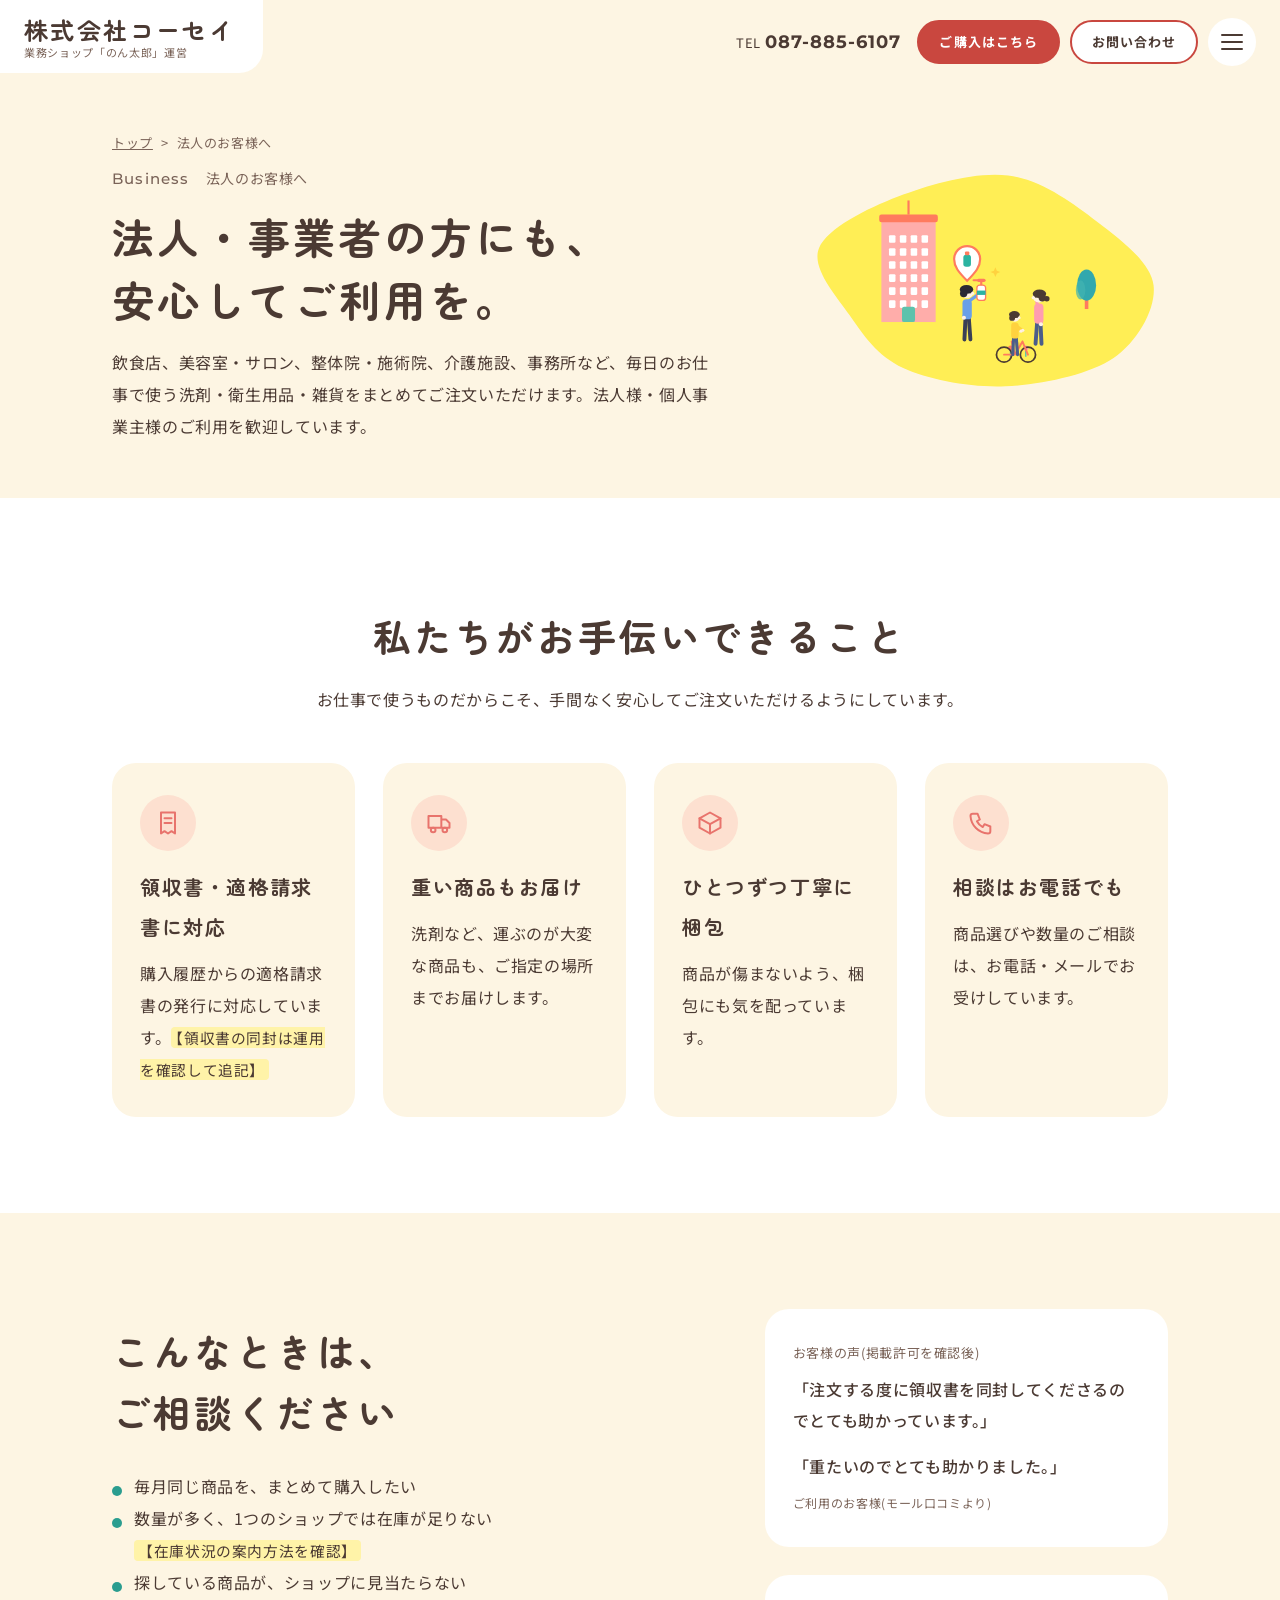
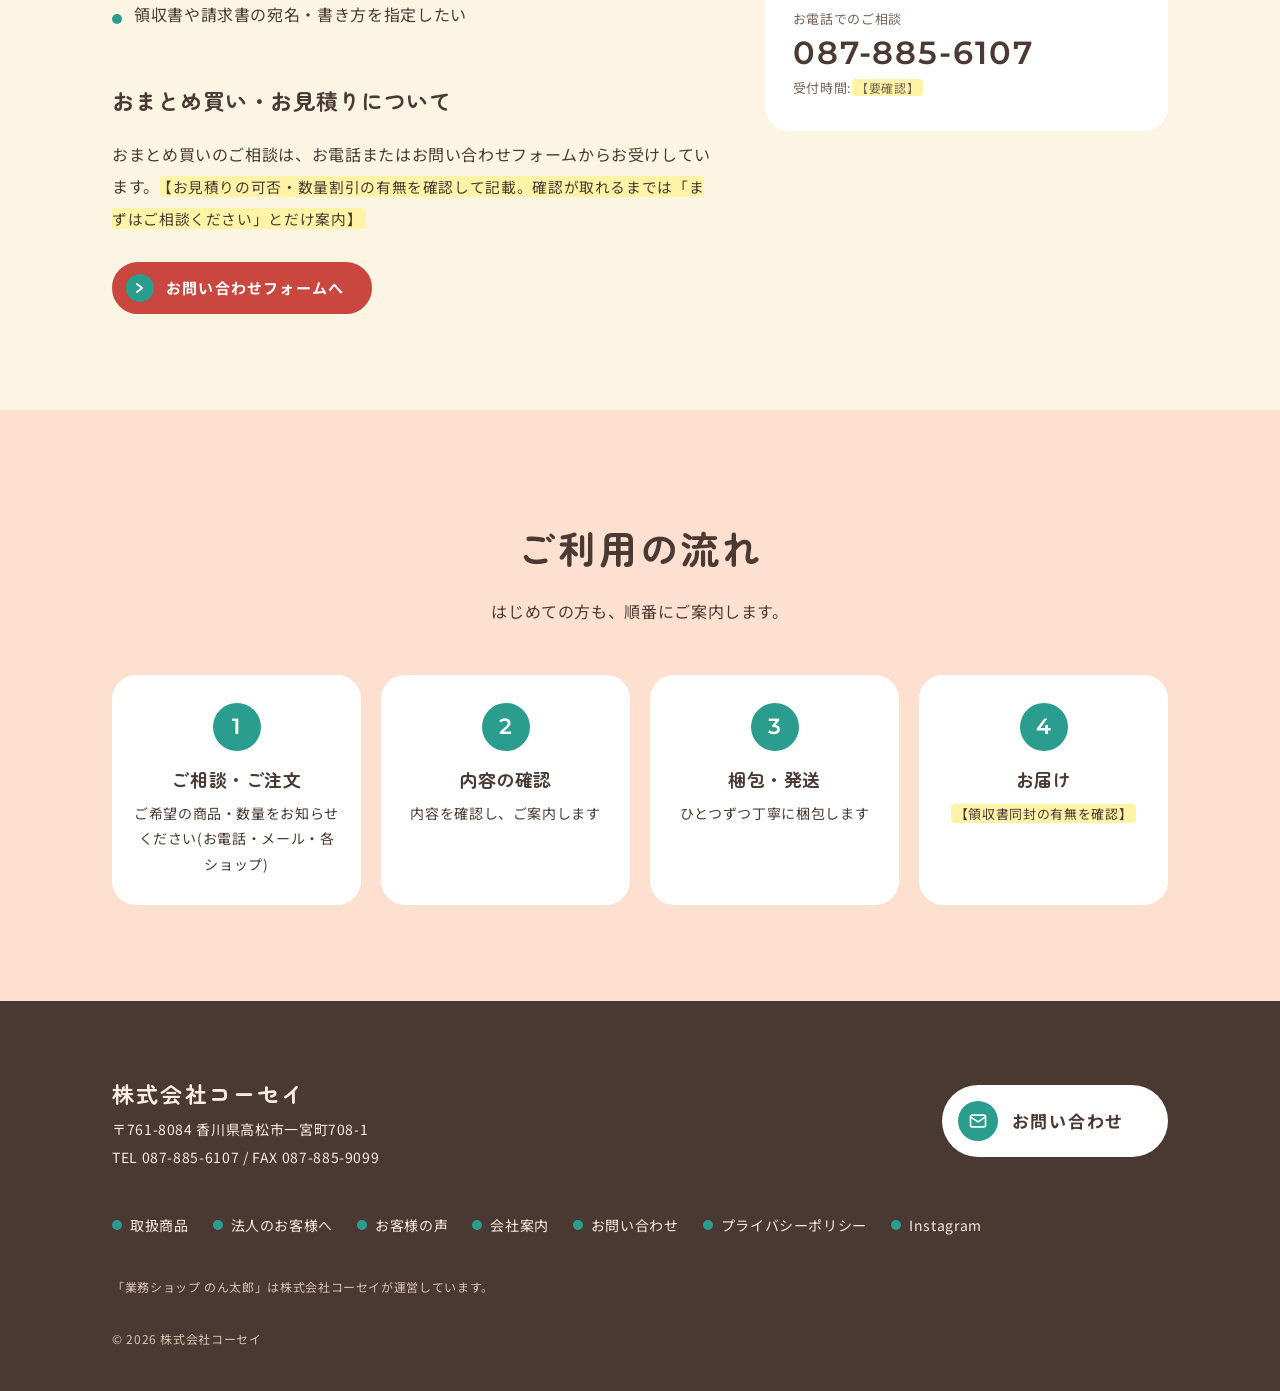
<file: business.html>
<!DOCTYPE html>
<html lang="ja" class="no-js">
<head>
<meta charset="utf-8">
<meta name="viewport" content="width=device-width, initial-scale=1">
<title>法人のお客様へ | 株式会社コーセイ</title>
<meta name="description" content="飲食店・サロン・整体院・介護施設・事務所などの法人・事業者のお客様へ。適格請求書の発行、おまとめ買いのご相談に対応しています。">
<meta property="og:type" content="website">
<meta property="og:locale" content="ja_JP">
<meta property="og:title" content="法人のお客様へ | 株式会社コーセイ">
<meta property="og:description" content="飲食店・サロン・整体院・介護施設・事務所などの法人・事業者のお客様へ。適格請求書の発行、おまとめ買いのご相談に対応しています。">
<meta name="theme-color" content="#fdf5e3">
<link rel="icon" href="data:image/svg+xml,%3Csvg xmlns='http://www.w3.org/2000/svg' viewBox='0 0 32 32'%3E%3Ccircle cx='16' cy='16' r='15' fill='%23fdf5e3'/%3E%3Cpath d='M10 22V12l6-5 6 5v10z' fill='%23c9473f'/%3E%3Crect x='14' y='16' width='4' height='6' fill='%23fff'/%3E%3C/svg%3E">
<link rel="preconnect" href="https://fonts.googleapis.com">
<link rel="preconnect" href="https://fonts.gstatic.com" crossorigin>
<link href="https://fonts.googleapis.com/css2?family=Montserrat:wght@500;600&family=Noto+Sans+JP:wght@400;500;700&family=Zen+Maru+Gothic:wght@500;700&display=swap" rel="stylesheet">
<link rel="stylesheet" href="css/style.css">
<script>document.documentElement.className='js';</script>
</head>
<body>
<a class="skip-link" href="#main">本文へスキップ</a>
<header class="site-header">
  <a class="logo" href="index.html" aria-label="株式会社コーセイ トップページ"><span class="logo__name">株式会社コーセイ</span><span class="logo__sub">業務ショップ「のん太郎」運営</span></a>
  <div class="header-actions">
    <a class="header-tel" href="tel:0878856107">TEL <b>087-885-6107</b></a>
    <a class="btn btn--sm" href="https://www.nontarou.co.jp/" target="_blank" rel="noopener noreferrer">ご購入はこちら</a>
    <a class="btn btn--sm btn--ghost" href="contact.html">お問い合わせ</a>
    <a class="menu-btn menu-btn--tel tel-btn" href="tel:0878856107" aria-label="電話をかける"><svg width="22" height="22" viewBox="0 0 24 24" fill="none" stroke="#fff" stroke-width="2" stroke-linecap="round" stroke-linejoin="round" aria-hidden="true"><path d="M5 4h4l2 5-2.5 1.5a11 11 0 0 0 5 5L15 13l5 2v4a2 2 0 0 1-2 2A16 16 0 0 1 3 6a2 2 0 0 1 2-2z"/></svg></a>
    <button class="menu-btn" type="button" data-menu-open aria-expanded="false" aria-controls="nav-panel" aria-label="メニューを開く"><span class="menu-btn__bars"></span></button>
  </div>
</header>
<div class="nav-panel" id="nav-panel" aria-hidden="true">
  <nav class="nav-panel__inner" aria-label="メインメニュー">
    <button class="menu-btn nav-panel__close" type="button" data-menu-close aria-expanded="true" aria-label="メニューを閉じる"><span class="menu-btn__bars"></span></button>
    <ul class="nav-panel__list"><li><a href="index.html">トップ</a></li><li><a href="products.html">取扱商品</a></li><li><a href="business.html" aria-current="page">法人のお客様へ</a></li><li><a href="voices.html">お客様の声</a></li><li><a href="company.html">会社案内</a></li><li><a href="contact.html">お問い合わせ</a></li></ul>
    <div class="nav-panel__tel"><span class="note">お電話でのご相談</span><b><a href="tel:0878856107" style="text-decoration:none">087-885-6107</a></b><span class="note">受付時間:<span class="tbd">【要確認】</span></span></div>
    <div class="mt-m center"><a class="btn" href="https://www.nontarou.co.jp/" target="_blank" rel="noopener noreferrer">ご購入はこちら</a></div>
  </nav>
</div>
<main id="main">
<section class="page-hero">
  <div class="container page-hero__inner">
    <div>
      <nav class="breadcrumb" aria-label="パンくず"><a href="index.html">トップ</a><span aria-hidden="true">&gt;</span><span>法人のお客様へ</span></nav>
      <div class="eyebrow"><b>Business</b><span>法人のお客様へ</span></div>
      <h1>法人・事業者の方にも、<br>安心してご利用を。</h1>
      <p class="lead">飲食店、美容室・サロン、整体院・施術院、介護施設、事務所など、毎日のお仕事で使う洗剤・衛生用品・雑貨をまとめてご注文いただけます。法人様・個人事業主様のご利用を歓迎しています。</p>
    </div>
    <div class="page-hero__art"><svg class="mini-town" viewBox="-175 -130 350 262" role="img" aria-label="オフィスでハンドソープを手に取る会社員のイラスト"><g transform="translate(0 0) scale(1)"><path d="M161.7 0.0C164.3 21.0 147.5 51.5 124.9 67.1C102.2 82.6 58.0 91.6 25.7 93.2C-6.6 94.7 -44.9 87.3 -68.9 76.4C-92.9 65.4 -105.5 46.0 -118.4 27.6C-131.3 9.2 -153.9 -15.9 -146.4 -34.1C-139.0 -52.3 -102.6 -70.4 -73.6 -81.6C-44.5 -92.7 -2.7 -104.8 27.8 -101.0C58.3 -97.2 87.1 -75.6 109.4 -58.7C131.7 -41.9 159.1 -21.0 161.7 0.0Z" fill="#ffee55"/><rect x="-89.0" y="-60" width="50" height="94" fill="#ffadaa"/><rect x="-91.0" y="-65" width="54" height="7" rx="2" fill="#ff7b5e"/><line x1="-64" y1="-65" x2="-64" y2="-78" stroke="#ff7b5e" stroke-width="2"/><rect x="-82.0" y="-46" width="6" height="7" rx="1" fill="#fff"/><rect x="-72.0" y="-46" width="6" height="7" rx="1" fill="#fff"/><rect x="-62.0" y="-46" width="6" height="7" rx="1" fill="#fff"/><rect x="-52.0" y="-46" width="6" height="7" rx="1" fill="#fff"/><rect x="-82.0" y="-34" width="6" height="7" rx="1" fill="#fff"/><rect x="-72.0" y="-34" width="6" height="7" rx="1" fill="#fff"/><rect x="-62.0" y="-34" width="6" height="7" rx="1" fill="#fff"/><rect x="-52.0" y="-34" width="6" height="7" rx="1" fill="#fff"/><rect x="-82.0" y="-22" width="6" height="7" rx="1" fill="#fff"/><rect x="-72.0" y="-22" width="6" height="7" rx="1" fill="#fff"/><rect x="-62.0" y="-22" width="6" height="7" rx="1" fill="#fff"/><rect x="-52.0" y="-22" width="6" height="7" rx="1" fill="#fff"/><rect x="-82.0" y="-10" width="6" height="7" rx="1" fill="#fff"/><rect x="-72.0" y="-10" width="6" height="7" rx="1" fill="#fff"/><rect x="-62.0" y="-10" width="6" height="7" rx="1" fill="#fff"/><rect x="-52.0" y="-10" width="6" height="7" rx="1" fill="#fff"/><rect x="-82.0" y="2" width="6" height="7" rx="1" fill="#fff"/><rect x="-72.0" y="2" width="6" height="7" rx="1" fill="#fff"/><rect x="-62.0" y="2" width="6" height="7" rx="1" fill="#fff"/><rect x="-52.0" y="2" width="6" height="7" rx="1" fill="#fff"/><rect x="-82.0" y="14" width="6" height="7" rx="1" fill="#fff"/><rect x="-72.0" y="14" width="6" height="7" rx="1" fill="#fff"/><rect x="-62.0" y="14" width="6" height="7" rx="1" fill="#fff"/><rect x="-52.0" y="14" width="6" height="7" rx="1" fill="#fff"/><rect x="-70" y="20" width="12" height="14" rx="2" fill="#5ec2ac"/><g transform="translate(100 22) scale(1.1)"><rect x="-1.5" y="-10" width="3" height="10" fill="#ff7b5e"/><ellipse cx="0" cy="-20" rx="8" ry="13" fill="#32a8ad"/><ellipse cx="-5" cy="-16" rx="4" ry="8" fill="#41b4b0" opacity=".7"/></g><g transform="translate(30 66)"><line x1="0" y1="0" x2="0" y2="-7" stroke="#5ec2ac" stroke-width="1.4"/><circle cx="0" cy="-8" r="2.4" fill="#ff7b5e"/></g><g transform="translate(37 63)"><line x1="0" y1="0" x2="0" y2="-7" stroke="#5ec2ac" stroke-width="1.4"/><circle cx="0" cy="-8" r="2.4" fill="#ffd23f"/></g><g transform="translate(44 66)"><line x1="0" y1="0" x2="0" y2="-7" stroke="#5ec2ac" stroke-width="1.4"/><circle cx="0" cy="-8" r="2.4" fill="#ff9db0"/></g><g transform="translate(24 72)"><g class="ride"><circle cx="0" cy="-8" r="7" fill="none" stroke="#4b3a33" stroke-width="1.6"/><circle cx="22" cy="-8" r="7" fill="none" stroke="#4b3a33" stroke-width="1.6"/><path d="M0 -8L10 -8 17 -20M10 -8L7 -20M22 -8L17 -20" fill="none" stroke="#ff7b5e" stroke-width="1.8" stroke-linecap="round"/><g class="pbob" style="animation-duration:1.7s;animation-delay:-0.5s"><g transform="translate(10 -8) scale(0.8 0.8)"><line x1="-1.5" y1="-20" x2="-2.5" y2="0" stroke="#4b5d8a" stroke-width="3.6" stroke-linecap="round"/><line x1="1.5" y1="-20" x2="3" y2="0" stroke="#4b5d8a" stroke-width="3.6" stroke-linecap="round"/><rect x="-4.3" y="-37" width="8.6" height="18.5" rx="3.6" fill="#ffd23f"/><line x1="0.8" y1="-34" x2="9" y2="-28" stroke="#ffd23f" stroke-width="3" stroke-linecap="round"/><circle cx="9" cy="-28" r="1.9" fill="#fff2e4"/><line x1="-0.6" y1="-34" x2="7" y2="-27" stroke="#ffd23f" stroke-width="3" stroke-linecap="round"/><circle cx="7" cy="-27" r="1.9" fill="#fff2e4"/><circle cx="0" cy="-43.5" r="5.6" fill="#fff2e4"/><circle cx="5.4" cy="-42.3" r="1.2" fill="#fff2e4"/><circle cx="2.8" cy="-43.1" r=".7" fill="#4b3a33"/><ellipse cx="-0.6" cy="-46.1" rx="6.2" ry="4" fill="#4b3a33"/><circle cx="-3.2" cy="-42.3" r="3.4" fill="#4b3a33"/></g></g></g></g><g class="pbob" style="animation-duration:1.8s;animation-delay:-0.8s"><g transform="translate(56 54) scale(-1.0 1.0)"><line x1="-1.5" y1="-20" x2="-2.5" y2="0" stroke="#4b5d8a" stroke-width="3.6" stroke-linecap="round"/><line x1="1.5" y1="-20" x2="3" y2="0" stroke="#4b5d8a" stroke-width="3.6" stroke-linecap="round"/><rect x="-4.3" y="-37" width="8.6" height="18.5" rx="3.6" fill="#ff9db0"/><line x1="0.8" y1="-34" x2="3" y2="-44" stroke="#ff9db0" stroke-width="3" stroke-linecap="round"/><circle cx="3" cy="-44" r="1.9" fill="#fff2e4"/><line x1="-0.6" y1="-34" x2="-2" y2="-18" stroke="#ff9db0" stroke-width="3" stroke-linecap="round"/><circle cx="-2" cy="-18" r="1.9" fill="#fff2e4"/><circle cx="0" cy="-43.5" r="5.6" fill="#fff2e4"/><circle cx="5.4" cy="-42.3" r="1.2" fill="#fff2e4"/><circle cx="2.8" cy="-43.1" r=".7" fill="#4b3a33"/><ellipse cx="-0.6" cy="-46.1" rx="6.2" ry="4" fill="#4b3a33"/><circle cx="-3.2" cy="-42.3" r="3.4" fill="#4b3a33"/><circle cx="-7.4" cy="-41.5" r="2.5" fill="#4b3a33"/></g></g><g class="pbob" style="animation-duration:1.6s;animation-delay:-0.2s"><g transform="translate(-10 50) scale(1.0 1.0)"><line x1="-1.5" y1="-20" x2="-2.5" y2="0" stroke="#3a3f55" stroke-width="3.6" stroke-linecap="round"/><line x1="1.5" y1="-20" x2="3" y2="0" stroke="#3a3f55" stroke-width="3.6" stroke-linecap="round"/><rect x="-4.3" y="-37" width="8.6" height="18.5" rx="3.6" fill="#6aa0e8"/><circle cx="0" cy="-43.5" r="5.6" fill="#fff2e4"/><circle cx="5.4" cy="-42.3" r="1.2" fill="#fff2e4"/><circle cx="2.8" cy="-43.1" r=".7" fill="#4b3a33"/><ellipse cx="-0.6" cy="-46.1" rx="6.2" ry="4" fill="#2b2a33"/><circle cx="-3.2" cy="-42.3" r="3.4" fill="#2b2a33"/></g></g><line x1="-10" y1="16" x2="-13" y2="30" stroke="#6aa0e8" stroke-width="3" stroke-linecap="round"/><circle cx="-13" cy="30" r="1.9" fill="#fff2e4"/><line x1="-10" y1="16" x2="1" y2="8" stroke="#6aa0e8" stroke-width="3" stroke-linecap="round"/><circle cx="1" cy="8" r="1.9" fill="#fff2e4"/><g class="turn"><g><rect x="-1" y="0" width="8" height="14" rx="2.5" fill="#fff" stroke="#ff7b5e" stroke-width="1.2"/><rect x="-1" y="5" width="8" height="4" fill="#2bb3a1"/><rect x="2" y="-3" width="2" height="3" fill="#ff7b5e"/><g class=""><rect x="-1" y="-6" width="8" height="3" rx="1.5" fill="#ff7b5e"/><rect x="-5" y="-5.5" width="5" height="2" rx="1" fill="#ff7b5e"/></g></g></g><g transform="translate(16 -12) scale(0.9)"><path class="tw" style="animation-delay:0.1s" d="M0-5L1.5-1.5 5 0 1.5 1.5 0 5-1.5 1.5-5 0-1.5-1.5Z" fill="#ffd23f"/></g><g transform="translate(-8 -18) scale(0.7)"><path class="tw" style="animation-delay:0.7s" d="M0-5L1.5-1.5 5 0 1.5 1.5 0 5-1.5 1.5-5 0-1.5-1.5Z" fill="#ffd23f"/></g><g transform="translate(-10 -4)"><g class="pinb" style="animation-delay:1.0s"><path d="M0 0C-8-8-12-13-12-20A12 12 0 1 1 12-20C12-13 8-8 0 0Z" fill="#fff" stroke="#ff7b5e" stroke-width="2"/><rect x="-3.5" y="-24" width="7" height="11" rx="2.5" fill="#2bb3a1"/><rect x="-2" y="-27" width="4" height="3.5" rx="1" fill="#ff7b5e"/></g></g></g></svg></div>
  </div>
</section><section class="section section--white">
  <div class="container">
    <div class="center reveal"><h2 class="heading heading--center">私たちがお手伝いできること</h2><p class="lead lead--center">お仕事で使うものだからこそ、手間なく安心してご注文いただけるようにしています。</p></div>
    <div class="grid grid--4 mt-l">
      <div class="card reveal"><div class="icon-circle"><svg viewBox="0 0 24 24" aria-hidden="true"><path d="M6 3h12v18l-3-2-3 2-3-2-3 2z"/><path d="M9 8h6M9 12h6"/></svg></div><h3>領収書・適格請求書に対応</h3><p>購入履歴からの適格請求書の発行に対応しています。<span class="tbd">【領収書の同封は運用を確認して追記】</span></p></div>
      <div class="card reveal" data-delay="1"><div class="icon-circle"><svg viewBox="0 0 24 24" aria-hidden="true"><path d="M3 6h11v10H3zM14 9h4l3 3v4h-7"/><circle cx="7" cy="18" r="2"/><circle cx="17" cy="18" r="2"/></svg></div><h3>重い商品もお届け</h3><p>洗剤など、運ぶのが大変な商品も、ご指定の場所までお届けします。</p></div>
      <div class="card reveal" data-delay="2"><div class="icon-circle"><svg viewBox="0 0 24 24" aria-hidden="true"><path d="M21 8l-9-5-9 5v8l9 5 9-5z"/><path d="M3 8l9 5 9-5M12 13v8"/></svg></div><h3>ひとつずつ丁寧に梱包</h3><p>商品が傷まないよう、梱包にも気を配っています。</p></div>
      <div class="card reveal" data-delay="2"><div class="icon-circle"><svg viewBox="0 0 24 24" aria-hidden="true"><path d="M5 4h4l2 5-2.5 1.5a11 11 0 0 0 5 5L15 13l5 2v4a2 2 0 0 1-2 2A16 16 0 0 1 3 6a2 2 0 0 1 2-2z"/></svg></div><h3>相談はお電話でも</h3><p>商品選びや数量のご相談は、お電話・メールでお受けしています。</p></div>
    </div>
  </div>
</section>
<section class="section">
  <div class="container split-top">
    <div class="reveal reveal--l">
      <h2 class="heading">こんなときは、<br>ご相談ください</h2>
      <ul class="list-dot mt-m"><li>毎月同じ商品を、まとめて購入したい</li><li>数量が多く、1つのショップでは在庫が足りない <span class="tbd">【在庫状況の案内方法を確認】</span></li><li>探している商品が、ショップに見当たらない</li><li>領収書や請求書の宛名・書き方を指定したい</li></ul>
      <h3 class="mt-l" style="font-family:var(--font-head);font-size:22px">おまとめ買い・お見積りについて</h3>
      <p class="mt-s">おまとめ買いのご相談は、お電話またはお問い合わせフォームからお受けしています。<span class="tbd">【お見積りの可否・数量割引の有無を確認して記載。確認が取れるまでは「まずはご相談ください」とだけ案内】</span></p>
      <div class="btn-row mt-m"><a class="pill pill--solid" href="contact.html#form">お問い合わせフォームへ</a></div>
    </div>
    <div class="reveal reveal--r"><div class="card" style="background:#fff"><p class="note" style="margin-bottom:10px">お客様の声(掲載許可を確認後)</p><p class="quote">「注文する度に領収書を同封してくださるのでとても助かっています。」</p><p class="quote mt-s">「重たいのでとても助かりました。」</p><p class="quote-by">ご利用のお客様(モール口コミより)</p></div>
      <div class="tel-card mt-m"><p class="note">お電話でのご相談</p><p class="tel-card__num"><a href="tel:0878856107">087-885-6107</a></p><p class="note">受付時間:<span class="tbd">【要確認】</span></p></div></div>
  </div>
</section>
<section class="section section--tint" id="flow">
  <div class="container">
    <div class="center reveal"><h2 class="heading heading--center">ご利用の流れ</h2><p class="lead lead--center">はじめての方も、順番にご案内します。</p></div>
    <div class="steps mt-l">
      <div class="step reveal"><h3>ご相談・ご注文</h3><p>ご希望の商品・数量をお知らせください(お電話・メール・各ショップ)</p></div>
      <div class="step reveal" data-delay="1"><h3>内容の確認</h3><p>内容を確認し、ご案内します</p></div>
      <div class="step reveal" data-delay="2"><h3>梱包・発送</h3><p>ひとつずつ丁寧に梱包します</p></div>
      <div class="step reveal" data-delay="2"><h3>お届け</h3><p><span class="tbd">【領収書同封の有無を確認】</span></p></div>
    </div>
  </div>
</section>
</main>
<footer class="site-footer">
  <div class="container">
    <div class="footer__top">
      <div><div class="footer__name">株式会社コーセイ</div>
        <p>〒761-8084 香川県高松市一宮町708-1<br>TEL <a href="tel:0878856107">087-885-6107</a> / FAX 087-885-9099</p></div>
      <a class="footer__cta" href="contact.html">お問い合わせ</a>
    </div>
    <nav class="footer__links" aria-label="フッターメニュー"><a href="products.html">取扱商品</a><a href="business.html">法人のお客様へ</a><a href="voices.html">お客様の声</a><a href="company.html">会社案内</a><a href="contact.html">お問い合わせ</a><a href="privacy.html">プライバシーポリシー</a><a href="https://www.instagram.com/gyoumushop.nontarou/" target="_blank" rel="noopener noreferrer">Instagram</a></nav>
    <p class="footer__note">「業務ショップ のん太郎」は株式会社コーセイが運営しています。</p>
    <p class="footer__note">&copy; 2026 株式会社コーセイ</p>
  </div>
</footer>
<script src="js/main.js" defer></script>
</body>
</html>
</file>
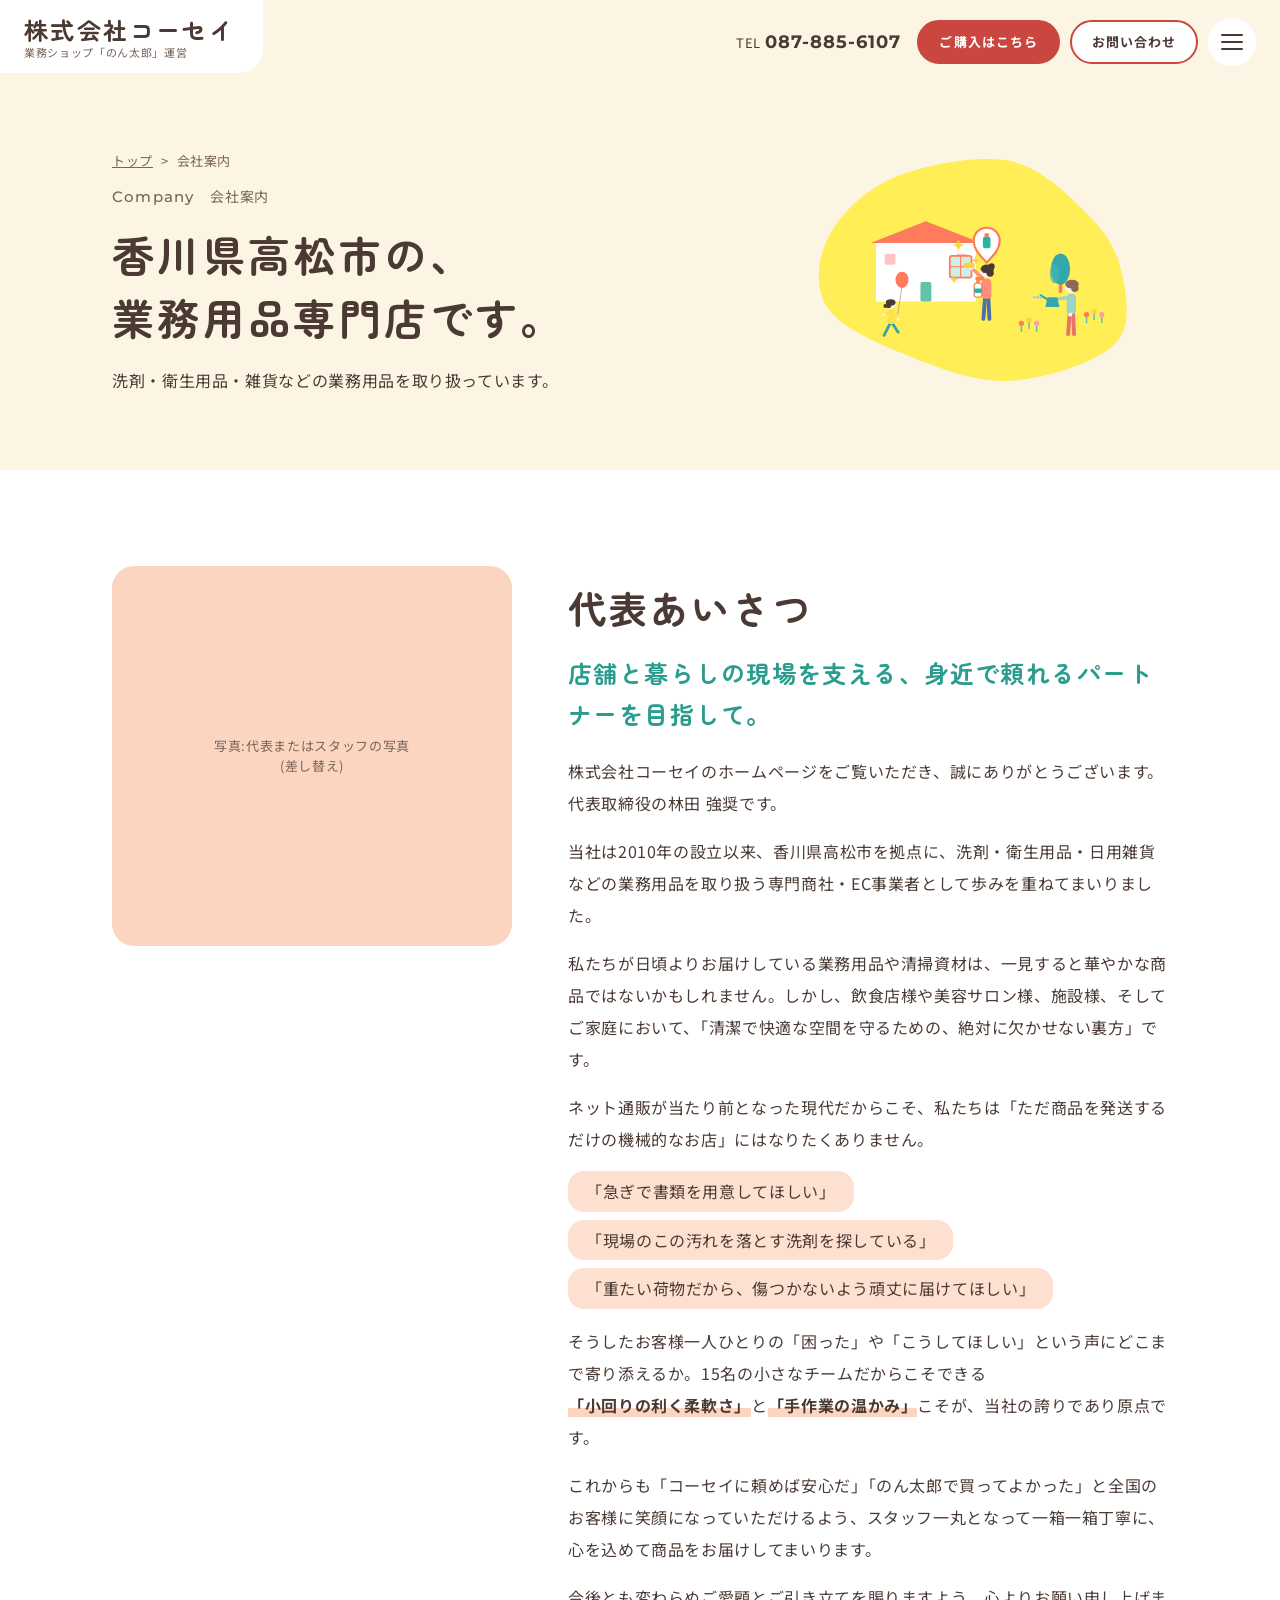
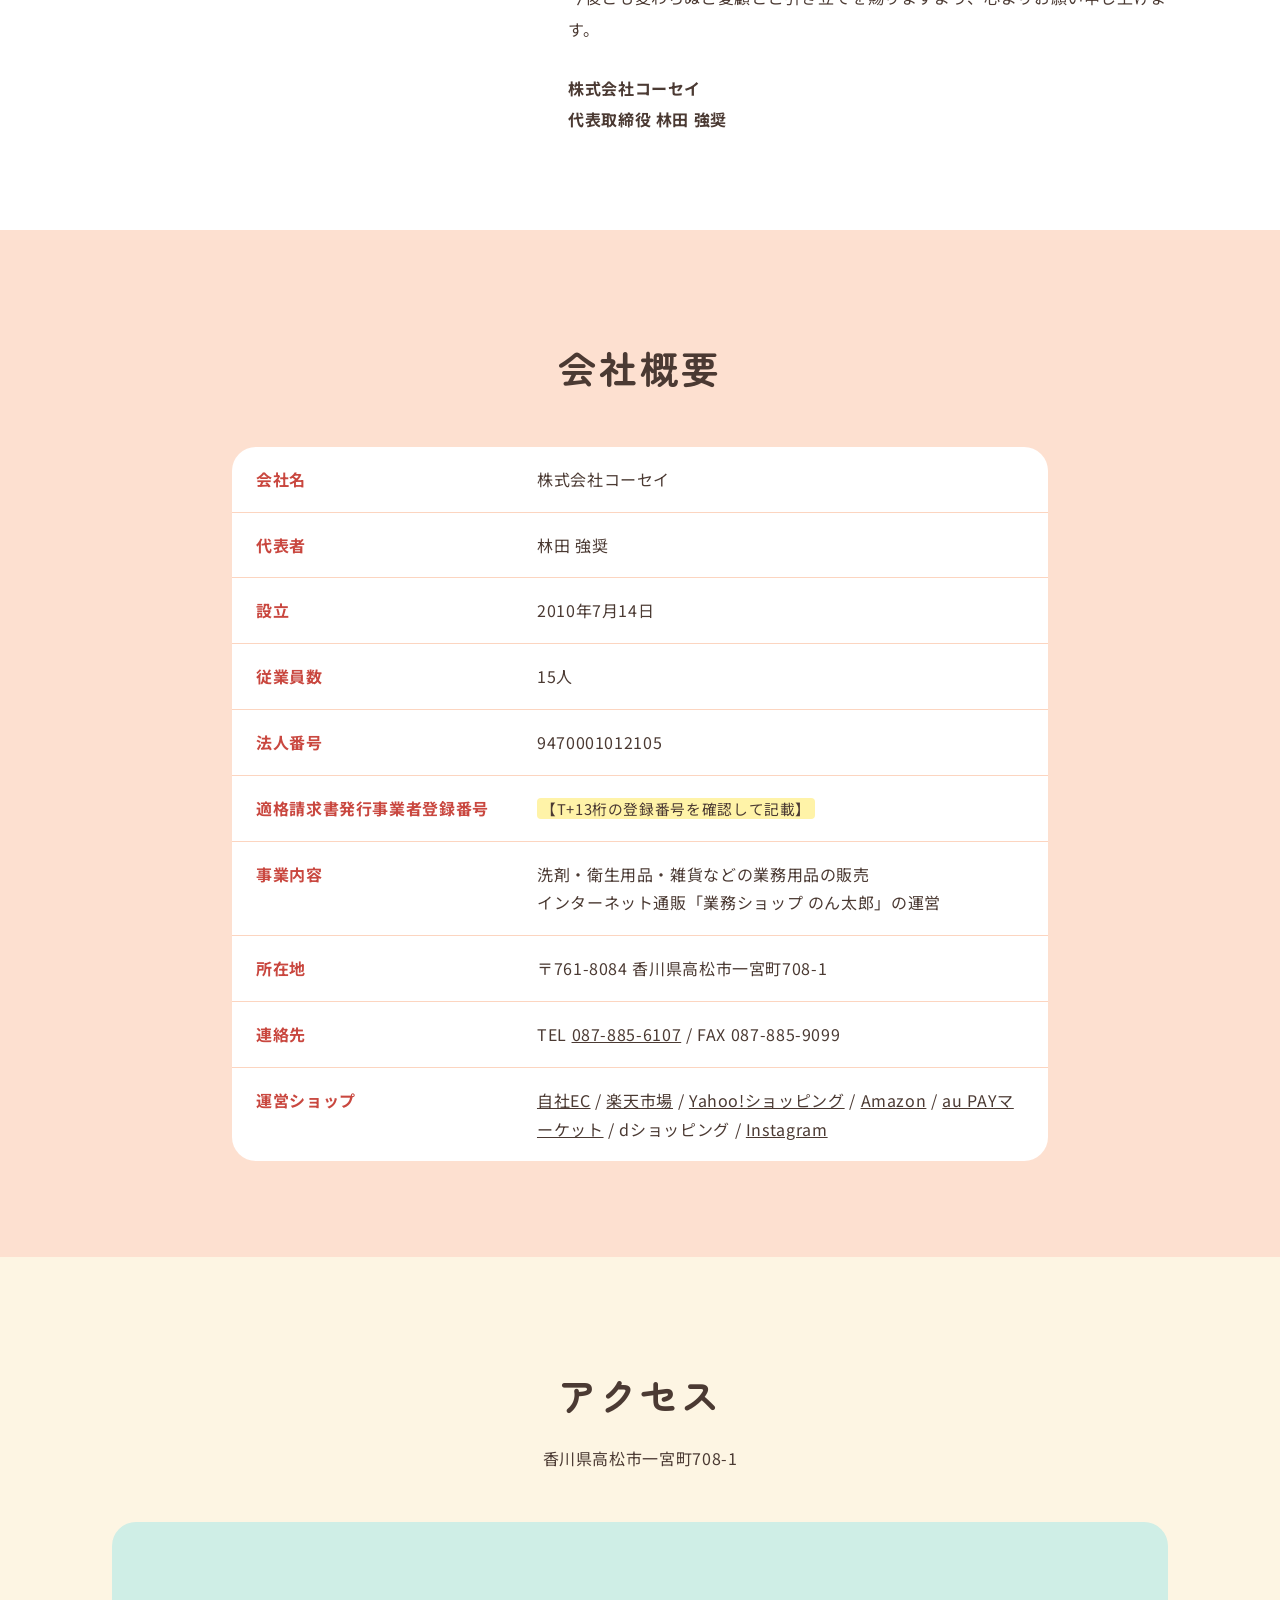
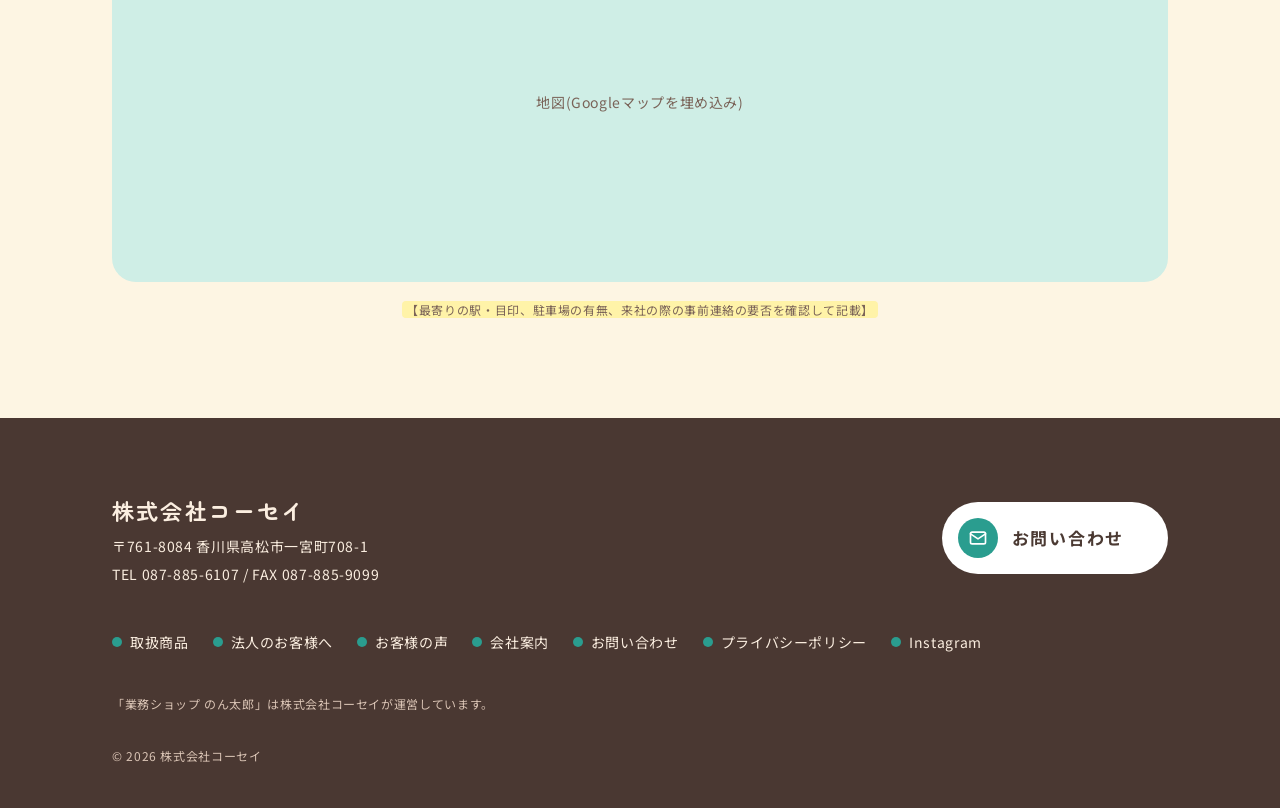
<file: company.html>
<!DOCTYPE html>
<html lang="ja" class="no-js">
<head>
<meta charset="utf-8">
<meta name="viewport" content="width=device-width, initial-scale=1">
<title>会社案内 | 株式会社コーセイ</title>
<meta name="description" content="株式会社コーセイの代表あいさつ、会社概要、アクセスのご案内です。香川県高松市の業務用品専門店です。">
<meta property="og:type" content="website">
<meta property="og:locale" content="ja_JP">
<meta property="og:title" content="会社案内 | 株式会社コーセイ">
<meta property="og:description" content="株式会社コーセイの代表あいさつ、会社概要、アクセスのご案内です。香川県高松市の業務用品専門店です。">
<meta name="theme-color" content="#fdf5e3">
<link rel="icon" href="data:image/svg+xml,%3Csvg xmlns='http://www.w3.org/2000/svg' viewBox='0 0 32 32'%3E%3Ccircle cx='16' cy='16' r='15' fill='%23fdf5e3'/%3E%3Cpath d='M10 22V12l6-5 6 5v10z' fill='%23c9473f'/%3E%3Crect x='14' y='16' width='4' height='6' fill='%23fff'/%3E%3C/svg%3E">
<link rel="preconnect" href="https://fonts.googleapis.com">
<link rel="preconnect" href="https://fonts.gstatic.com" crossorigin>
<link href="https://fonts.googleapis.com/css2?family=Montserrat:wght@500;600&family=Noto+Sans+JP:wght@400;500;700&family=Zen+Maru+Gothic:wght@500;700&display=swap" rel="stylesheet">
<link rel="stylesheet" href="css/style.css">
<script>document.documentElement.className='js';</script>
</head>
<body>
<a class="skip-link" href="#main">本文へスキップ</a>
<header class="site-header">
  <a class="logo" href="index.html" aria-label="株式会社コーセイ トップページ"><span class="logo__name">株式会社コーセイ</span><span class="logo__sub">業務ショップ「のん太郎」運営</span></a>
  <div class="header-actions">
    <a class="header-tel" href="tel:0878856107">TEL <b>087-885-6107</b></a>
    <a class="btn btn--sm" href="https://www.nontarou.co.jp/" target="_blank" rel="noopener noreferrer">ご購入はこちら</a>
    <a class="btn btn--sm btn--ghost" href="contact.html">お問い合わせ</a>
    <a class="menu-btn menu-btn--tel tel-btn" href="tel:0878856107" aria-label="電話をかける"><svg width="22" height="22" viewBox="0 0 24 24" fill="none" stroke="#fff" stroke-width="2" stroke-linecap="round" stroke-linejoin="round" aria-hidden="true"><path d="M5 4h4l2 5-2.5 1.5a11 11 0 0 0 5 5L15 13l5 2v4a2 2 0 0 1-2 2A16 16 0 0 1 3 6a2 2 0 0 1 2-2z"/></svg></a>
    <button class="menu-btn" type="button" data-menu-open aria-expanded="false" aria-controls="nav-panel" aria-label="メニューを開く"><span class="menu-btn__bars"></span></button>
  </div>
</header>
<div class="nav-panel" id="nav-panel" aria-hidden="true">
  <nav class="nav-panel__inner" aria-label="メインメニュー">
    <button class="menu-btn nav-panel__close" type="button" data-menu-close aria-expanded="true" aria-label="メニューを閉じる"><span class="menu-btn__bars"></span></button>
    <ul class="nav-panel__list"><li><a href="index.html">トップ</a></li><li><a href="products.html">取扱商品</a></li><li><a href="business.html">法人のお客様へ</a></li><li><a href="voices.html">お客様の声</a></li><li><a href="company.html" aria-current="page">会社案内</a></li><li><a href="contact.html">お問い合わせ</a></li></ul>
    <div class="nav-panel__tel"><span class="note">お電話でのご相談</span><b><a href="tel:0878856107" style="text-decoration:none">087-885-6107</a></b><span class="note">受付時間:<span class="tbd">【要確認】</span></span></div>
    <div class="mt-m center"><a class="btn" href="https://www.nontarou.co.jp/" target="_blank" rel="noopener noreferrer">ご購入はこちら</a></div>
  </nav>
</div>
<main id="main">
<section class="page-hero">
  <div class="container page-hero__inner">
    <div>
      <nav class="breadcrumb" aria-label="パンくず"><a href="index.html">トップ</a><span aria-hidden="true">&gt;</span><span>会社案内</span></nav>
      <div class="eyebrow"><b>Company</b><span>会社案内</span></div>
      <h1>香川県高松市の、<br>業務用品専門店です。</h1>
      <p class="lead">洗剤・衛生用品・雑貨などの業務用品を取り扱っています。</p>
    </div>
    <div class="page-hero__art"><svg class="mini-town" viewBox="-175 -130 350 262" role="img" aria-label="自宅の窓を拭く女性のイラスト"><g transform="translate(0 0) scale(1)"><path d="M132.0 0.0C136.4 20.2 143.1 50.7 125.7 67.5C108.4 84.4 60.3 99.6 27.8 101.1C-4.6 102.5 -40.9 87.6 -68.7 76.2C-96.6 64.8 -127.9 50.5 -139.4 32.5C-150.8 14.4 -147.7 -12.2 -137.4 -32.0C-127.1 -51.8 -105.2 -74.5 -77.7 -86.1C-50.1 -97.7 -1.5 -107.2 28.0 -101.8C57.6 -96.4 82.4 -70.5 99.8 -53.6C117.1 -36.6 127.7 -20.2 132.0 0.0Z" fill="#ffee55"/><rect x="-94.0" y="-26" width="92" height="54" fill="#fff"/><path d="M-99.0 -26L-48 -46L3.0 -26Z" fill="#ff7b5e"/><rect x="-20.0" y="-16" width="10" height="10" rx="1.5" fill="#ffc4c4"/><rect x="-86.0" y="-16" width="10" height="10" rx="1.5" fill="#ffc4c4"/><rect x="-53" y="10" width="10" height="18" rx="1.5" fill="#5ec2ac"/><rect x="-26" y="-14" width="20" height="20" rx="2" fill="#cfeee6" stroke="#ff7b5e" stroke-width="1.6"/><path d="M-16 -14v20M-26 -4h20" stroke="#ff7b5e" stroke-width="1"/><g transform="translate(76 20) scale(1.1)"><rect x="-1.5" y="-10" width="3" height="10" fill="#ff7b5e"/><ellipse cx="0" cy="-20" rx="8" ry="13" fill="#32a8ad"/><ellipse cx="-5" cy="-16" rx="4" ry="8" fill="#41b4b0" opacity=".7"/></g><g transform="translate(40 56)"><line x1="0" y1="0" x2="0" y2="-7" stroke="#5ec2ac" stroke-width="1.4"/><circle cx="0" cy="-8" r="2.4" fill="#ff7b5e"/></g><g transform="translate(47 53)"><line x1="0" y1="0" x2="0" y2="-7" stroke="#5ec2ac" stroke-width="1.4"/><circle cx="0" cy="-8" r="2.4" fill="#ffd23f"/></g><g transform="translate(54 56)"><line x1="0" y1="0" x2="0" y2="-7" stroke="#5ec2ac" stroke-width="1.4"/><circle cx="0" cy="-8" r="2.4" fill="#ff9db0"/></g><g transform="translate(100 48)"><line x1="0" y1="0" x2="0" y2="-7" stroke="#5ec2ac" stroke-width="1.4"/><circle cx="0" cy="-8" r="2.4" fill="#ff7b5e"/></g><g transform="translate(107 45)"><line x1="0" y1="0" x2="0" y2="-7" stroke="#5ec2ac" stroke-width="1.4"/><circle cx="0" cy="-8" r="2.4" fill="#ffd23f"/></g><g transform="translate(114 48)"><line x1="0" y1="0" x2="0" y2="-7" stroke="#5ec2ac" stroke-width="1.4"/><circle cx="0" cy="-8" r="2.4" fill="#ff9db0"/></g><g class="pbob" style="animation-duration:1.9s;animation-delay:-0.8s"><g transform="translate(-80 62) scale(0.72 0.72)"><line x1="-1" y1="-20" x2="-9" y2="-4" stroke="#3b9fb0" stroke-width="3.6" stroke-linecap="round"/><line x1="1" y1="-20" x2="9" y2="-8" stroke="#3b9fb0" stroke-width="3.6" stroke-linecap="round"/><rect x="-4.3" y="-37" width="8.6" height="18.5" rx="3.6" fill="#ffe14d"/><line x1="0.8" y1="-34" x2="9" y2="-25" stroke="#ffe14d" stroke-width="3" stroke-linecap="round"/><circle cx="9" cy="-25" r="1.9" fill="#fff2e4"/><line x1="-0.6" y1="-34" x2="-9" y2="-31" stroke="#ffe14d" stroke-width="3" stroke-linecap="round"/><circle cx="-9" cy="-31" r="1.9" fill="#fff2e4"/><circle cx="0" cy="-43.5" r="5.6" fill="#fff2e4"/><circle cx="5.4" cy="-42.3" r="1.2" fill="#fff2e4"/><circle cx="2.8" cy="-43.1" r=".7" fill="#4b3a33"/><ellipse cx="-0.6" cy="-46.1" rx="6.2" ry="4" fill="#4b3a33"/><circle cx="-3.2" cy="-42.3" r="3.4" fill="#4b3a33"/><circle cx="-7.4" cy="-41.5" r="2.5" fill="#4b3a33"/></g></g><g class="balloon"><line x1="-74" y1="40" x2="-70" y2="14" stroke="#c9a28a" stroke-width=".8"/><ellipse cx="-70" cy="8" rx="6" ry="7.5" fill="#ff7b5e"/></g><g class="pbob" style="animation-duration:1.1s;animation-delay:-0.1s"><g transform="translate(86 58) scale(-1.0 1.0)"><line x1="-1.5" y1="-20" x2="-2.5" y2="0" stroke="#e8736c" stroke-width="3.6" stroke-linecap="round"/><line x1="1.5" y1="-20" x2="3" y2="0" stroke="#e8736c" stroke-width="3.6" stroke-linecap="round"/><rect x="-4.3" y="-37" width="8.6" height="18.5" rx="3.6" fill="#9bd3c6"/><line x1="0.8" y1="-34" x2="15" y2="-32" stroke="#9bd3c6" stroke-width="3" stroke-linecap="round"/><circle cx="15" cy="-32" r="1.9" fill="#fff2e4"/><line x1="-0.6" y1="-34" x2="1" y2="-18" stroke="#9bd3c6" stroke-width="3" stroke-linecap="round"/><circle cx="1" cy="-18" r="1.9" fill="#fff2e4"/><circle cx="0" cy="-43.5" r="5.6" fill="#fff2e4"/><circle cx="5.4" cy="-42.3" r="1.2" fill="#fff2e4"/><circle cx="2.8" cy="-43.1" r=".7" fill="#4b3a33"/><ellipse cx="-0.6" cy="-46.1" rx="6.2" ry="4" fill="#8a6a58"/><circle cx="-3.2" cy="-42.3" r="3.4" fill="#8a6a58"/></g></g><path d="M64 24l9 0 2 9 -13 0z" fill="#32a8ad"/><path d="M64 26l-7 -4" stroke="#32a8ad" stroke-width="2"/><circle class="drip" style="animation-delay:0s" cx="55" cy="24" r="1.2" fill="#8ad0e8"/><circle class="drip" style="animation-delay:0.3s" cx="52" cy="24" r="1.2" fill="#8ad0e8"/><circle class="drip" style="animation-delay:0.6s" cx="58" cy="24" r="1.2" fill="#8ad0e8"/><g class="pbob" style="animation-duration:1.8s;animation-delay:-0.5s"><g transform="translate(8 44) scale(-1.0 1.0)"><line x1="-1.5" y1="-20" x2="-2.5" y2="0" stroke="#4f6fa8" stroke-width="3.6" stroke-linecap="round"/><line x1="1.5" y1="-20" x2="3" y2="0" stroke="#4f6fa8" stroke-width="3.6" stroke-linecap="round"/><rect x="-4.3" y="-37" width="8.6" height="18.5" rx="3.6" fill="#ff8f7a"/><circle cx="0" cy="-43.5" r="5.6" fill="#fff2e4"/><circle cx="5.4" cy="-42.3" r="1.2" fill="#fff2e4"/><circle cx="2.8" cy="-43.1" r=".7" fill="#4b3a33"/><ellipse cx="-0.6" cy="-46.1" rx="6.2" ry="4" fill="#4b3a33"/><circle cx="-3.2" cy="-42.3" r="3.4" fill="#4b3a33"/><circle cx="-4.6" cy="-48.5" r="2.8" fill="#4b3a33"/></g></g><g class="wipe" style="transform-origin:8px 10px"><line x1="8" y1="10" x2="-6" y2="-3" stroke="#ff8f7a" stroke-width="3" stroke-linecap="round"/><circle cx="-6" cy="-3" r="1.9" fill="#fff2e4"/><rect x="-13" y="-8" width="10" height="5" rx="2.5" fill="#ffd23f"/></g><line x1="8" y1="10" x2="0" y2="18" stroke="#ff8f7a" stroke-width="3" stroke-linecap="round"/><circle cx="0" cy="18" r="1.9" fill="#fff2e4"/><g><rect x="-3.5" y="11" width="7" height="13" rx="2" fill="#fff" stroke="#ff7b5e" stroke-width="1.2"/><rect x="-3.5" y="16" width="7" height="4" fill="#2bb3a1"/><rect x="-1.5" y="8" width="3" height="3" fill="#ff7b5e"/><rect x="-2.5" y="5.5" width="8" height="3" rx="1.5" fill="#ff7b5e"/></g><g transform="translate(-18 -24) scale(1)"><path class="tw" style="animation-delay:0s" d="M0-5L1.5-1.5 5 0 1.5 1.5 0 5-1.5 1.5-5 0-1.5-1.5Z" fill="#ffd23f"/></g><g transform="translate(-2 -10) scale(0.8)"><path class="tw" style="animation-delay:0.6s" d="M0-5L1.5-1.5 5 0 1.5 1.5 0 5-1.5 1.5-5 0-1.5-1.5Z" fill="#ffd23f"/></g><g transform="translate(-22 8) scale(0.7)"><path class="tw" style="animation-delay:1.1s" d="M0-5L1.5-1.5 5 0 1.5 1.5 0 5-1.5 1.5-5 0-1.5-1.5Z" fill="#ffd23f"/></g><g transform="translate(8 -8)"><g class="pinb" style="animation-delay:0s"><path d="M0 0C-8-8-12-13-12-20A12 12 0 1 1 12-20C12-13 8-8 0 0Z" fill="#fff" stroke="#ff7b5e" stroke-width="2"/><rect x="-3.5" y="-24" width="7" height="11" rx="2.5" fill="#2bb3a1"/><rect x="-2" y="-27" width="4" height="3.5" rx="1" fill="#ff7b5e"/></g></g></g></svg></div>
  </div>
</section><section class="section section--white"><div class="container profile-grid">
  <div class="reveal reveal--l"><div class="ph">写真:代表またはスタッフの写真<br>(差し替え)</div></div>
  <div class="reveal reveal--r">
    <h2 class="heading">代表あいさつ</h2>
    <h3 class="greeting__title">店舗と暮らしの現場を支える、身近で頼れるパートナーを目指して。</h3>
    <div class="greeting">
      <p>株式会社コーセイのホームページをご覧いただき、誠にありがとうございます。代表取締役の林田 強奨です。</p>
      <p>当社は2010年の設立以来、香川県高松市を拠点に、洗剤・衛生用品・日用雑貨などの業務用品を取り扱う専門商社・EC事業者として歩みを重ねてまいりました。</p>
      <p>私たちが日頃よりお届けしている業務用品や清掃資材は、一見すると華やかな商品ではないかもしれません。しかし、飲食店様や美容サロン様、施設様、そしてご家庭において、「清潔で快適な空間を守るための、絶対に欠かせない裏方」です。</p>
      <p>ネット通販が当たり前となった現代だからこそ、私たちは「ただ商品を発送するだけの機械的なお店」にはなりたくありません。</p>
      <ul class="greeting__needs">
        <li>「急ぎで書類を用意してほしい」</li>
        <li>「現場のこの汚れを落とす洗剤を探している」</li>
        <li>「重たい荷物だから、傷つかないよう頑丈に届けてほしい」</li>
      </ul>
      <p>そうしたお客様一人ひとりの「困った」や「こうしてほしい」という声にどこまで寄り添えるか。15名の小さなチームだからこそできる<strong>「小回りの利く柔軟さ」</strong>と<strong>「手作業の温かみ」</strong>こそが、当社の誇りであり原点です。</p>
      <p>これからも「コーセイに頼めば安心だ」「のん太郎で買ってよかった」と全国のお客様に笑顔になっていただけるよう、スタッフ一丸となって一箱一箱丁寧に、心を込めて商品をお届けしてまいります。</p>
      <p>今後とも変わらぬご愛顧とご引き立てを賜りますよう、心よりお願い申し上げます。</p>
      <p class="greeting__sign">株式会社コーセイ<br>代表取締役 林田 強奨</p>
    </div>
  </div>
</div></section>
<section class="section section--tint"><div class="container" style="max-width:880px">
  <h2 class="heading heading--center reveal">会社概要</h2>
  <table class="table mt-l reveal"><tbody>
    <tr><th scope="row">会社名</th><td>株式会社コーセイ</td></tr>
    <tr><th scope="row">代表者</th><td>林田 強奨</td></tr>
    <tr><th scope="row">設立</th><td>2010年7月14日</td></tr>
    <tr><th scope="row">従業員数</th><td>15人</td></tr>
    <tr><th scope="row">法人番号</th><td>9470001012105</td></tr>
    <tr><th scope="row">適格請求書発行事業者登録番号</th><td><span class="tbd">【T+13桁の登録番号を確認して記載】</span></td></tr>
    <tr><th scope="row">事業内容</th><td>洗剤・衛生用品・雑貨などの業務用品の販売<br>インターネット通販「業務ショップ のん太郎」の運営</td></tr>
    <tr><th scope="row">所在地</th><td>〒761-8084 香川県高松市一宮町708-1</td></tr>
    <tr><th scope="row">連絡先</th><td>TEL <a href="tel:0878856107">087-885-6107</a> / FAX 087-885-9099</td></tr>
    <tr><th scope="row">運営ショップ</th><td><a href="https://www.nontarou.co.jp/" target="_blank" rel="noopener noreferrer">自社EC</a> / <a href="https://www.rakuten.co.jp/auc-nontarou/index.html" target="_blank" rel="noopener noreferrer">楽天市場</a> / <a href="https://store.shopping.yahoo.co.jp/nontarou/" target="_blank" rel="noopener noreferrer">Yahoo!ショッピング</a> / <a href="https://www.amazon.co.jp/s?i=merchant-items&amp;me=A12ZKIDHM4XYLS" target="_blank" rel="noopener noreferrer">Amazon</a> / <a href="https://wowma.jp/user/93764853" target="_blank" rel="noopener noreferrer">au PAYマーケット</a> / dショッピング / <a href="https://www.instagram.com/gyoumushop.nontarou/" target="_blank" rel="noopener noreferrer">Instagram</a></td></tr>
  </tbody></table>
</div></section>
<section class="section" id="access"><div class="container">
  <div class="center reveal"><h2 class="heading heading--center">アクセス</h2><p class="lead lead--center">香川県高松市一宮町708-1</p></div>
  <div class="map-ph mt-l reveal"><!-- Googleマップの埋め込みコード(iframe)をここに貼り付けてください -->地図(Googleマップを埋め込み)</div>
  <p class="note center mt-s"><span class="tbd">【最寄りの駅・目印、駐車場の有無、来社の際の事前連絡の要否を確認して記載】</span></p>
</div></section>
</main>
<footer class="site-footer">
  <div class="container">
    <div class="footer__top">
      <div><div class="footer__name">株式会社コーセイ</div>
        <p>〒761-8084 香川県高松市一宮町708-1<br>TEL <a href="tel:0878856107">087-885-6107</a> / FAX 087-885-9099</p></div>
      <a class="footer__cta" href="contact.html">お問い合わせ</a>
    </div>
    <nav class="footer__links" aria-label="フッターメニュー"><a href="products.html">取扱商品</a><a href="business.html">法人のお客様へ</a><a href="voices.html">お客様の声</a><a href="company.html">会社案内</a><a href="contact.html">お問い合わせ</a><a href="privacy.html">プライバシーポリシー</a><a href="https://www.instagram.com/gyoumushop.nontarou/" target="_blank" rel="noopener noreferrer">Instagram</a></nav>
    <p class="footer__note">「業務ショップ のん太郎」は株式会社コーセイが運営しています。</p>
    <p class="footer__note">&copy; 2026 株式会社コーセイ</p>
  </div>
</footer>
<script src="js/main.js" defer></script>
</body>
</html>
</file>
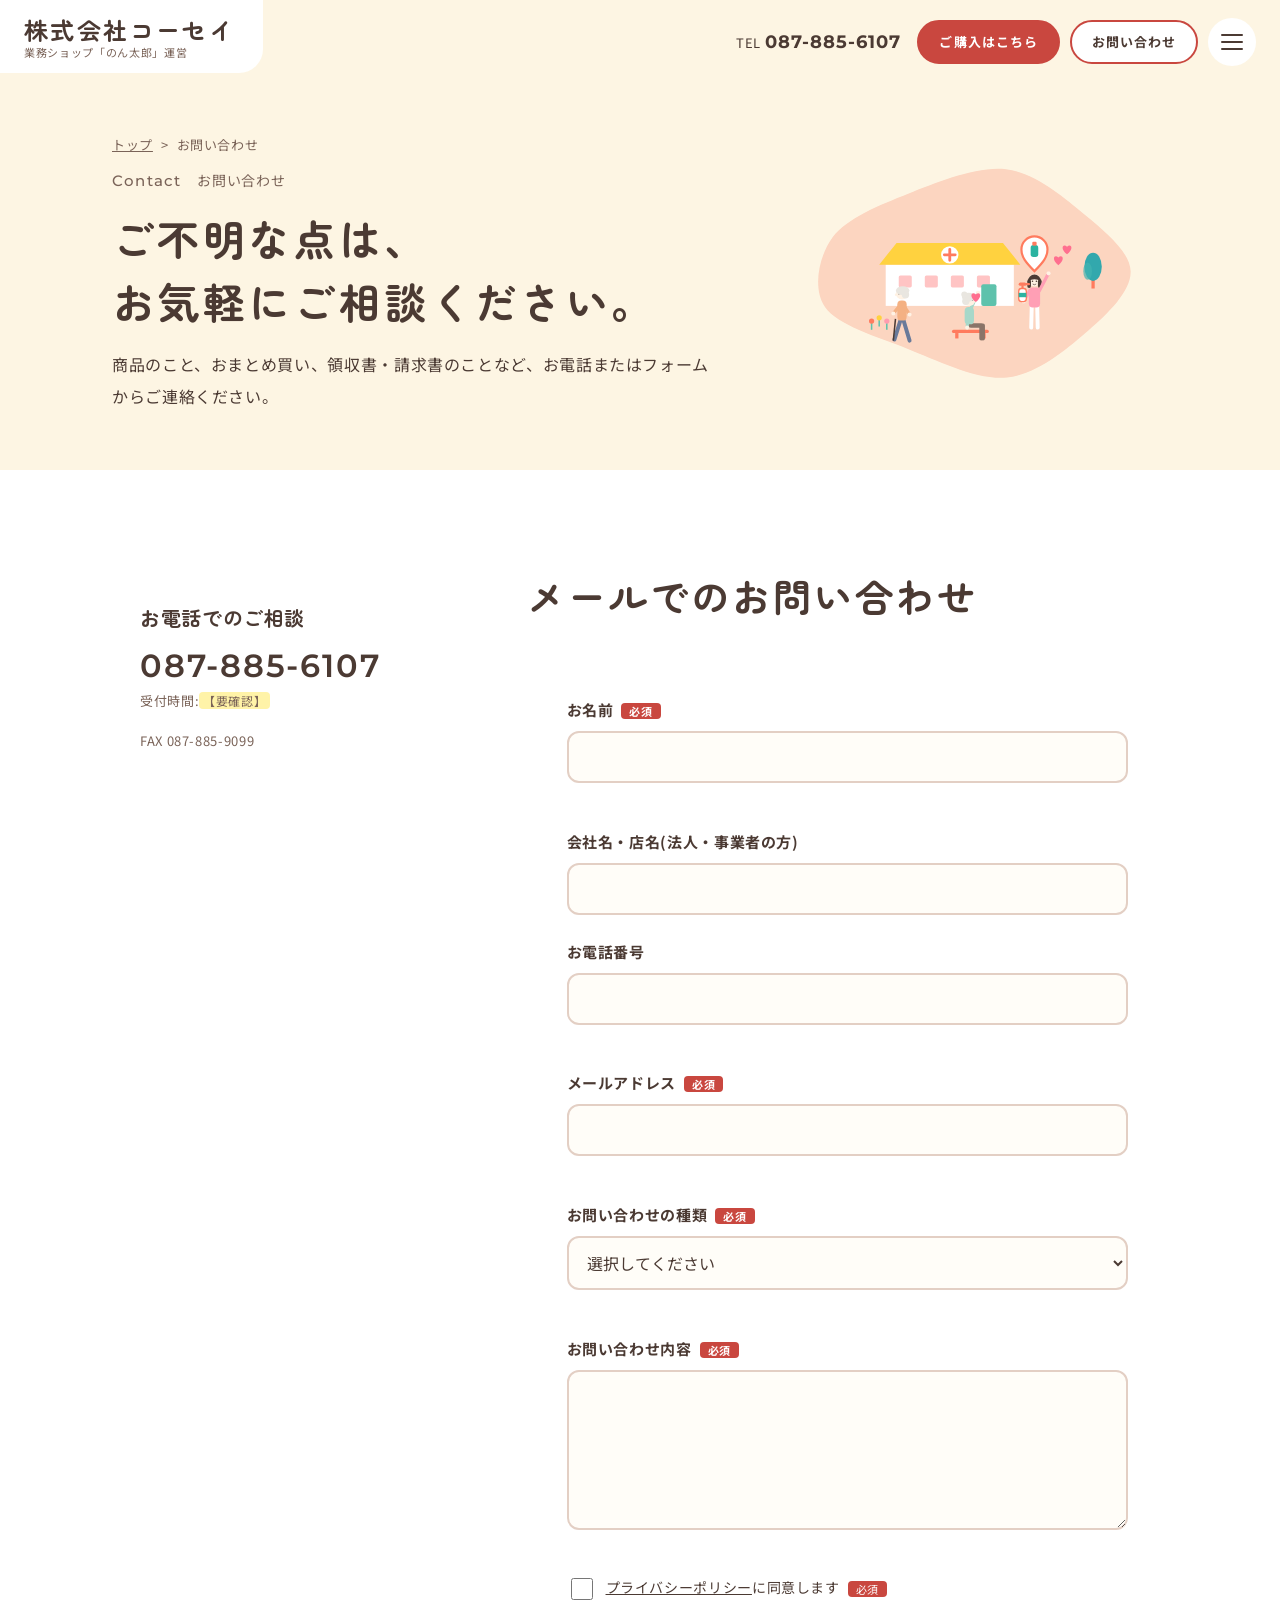
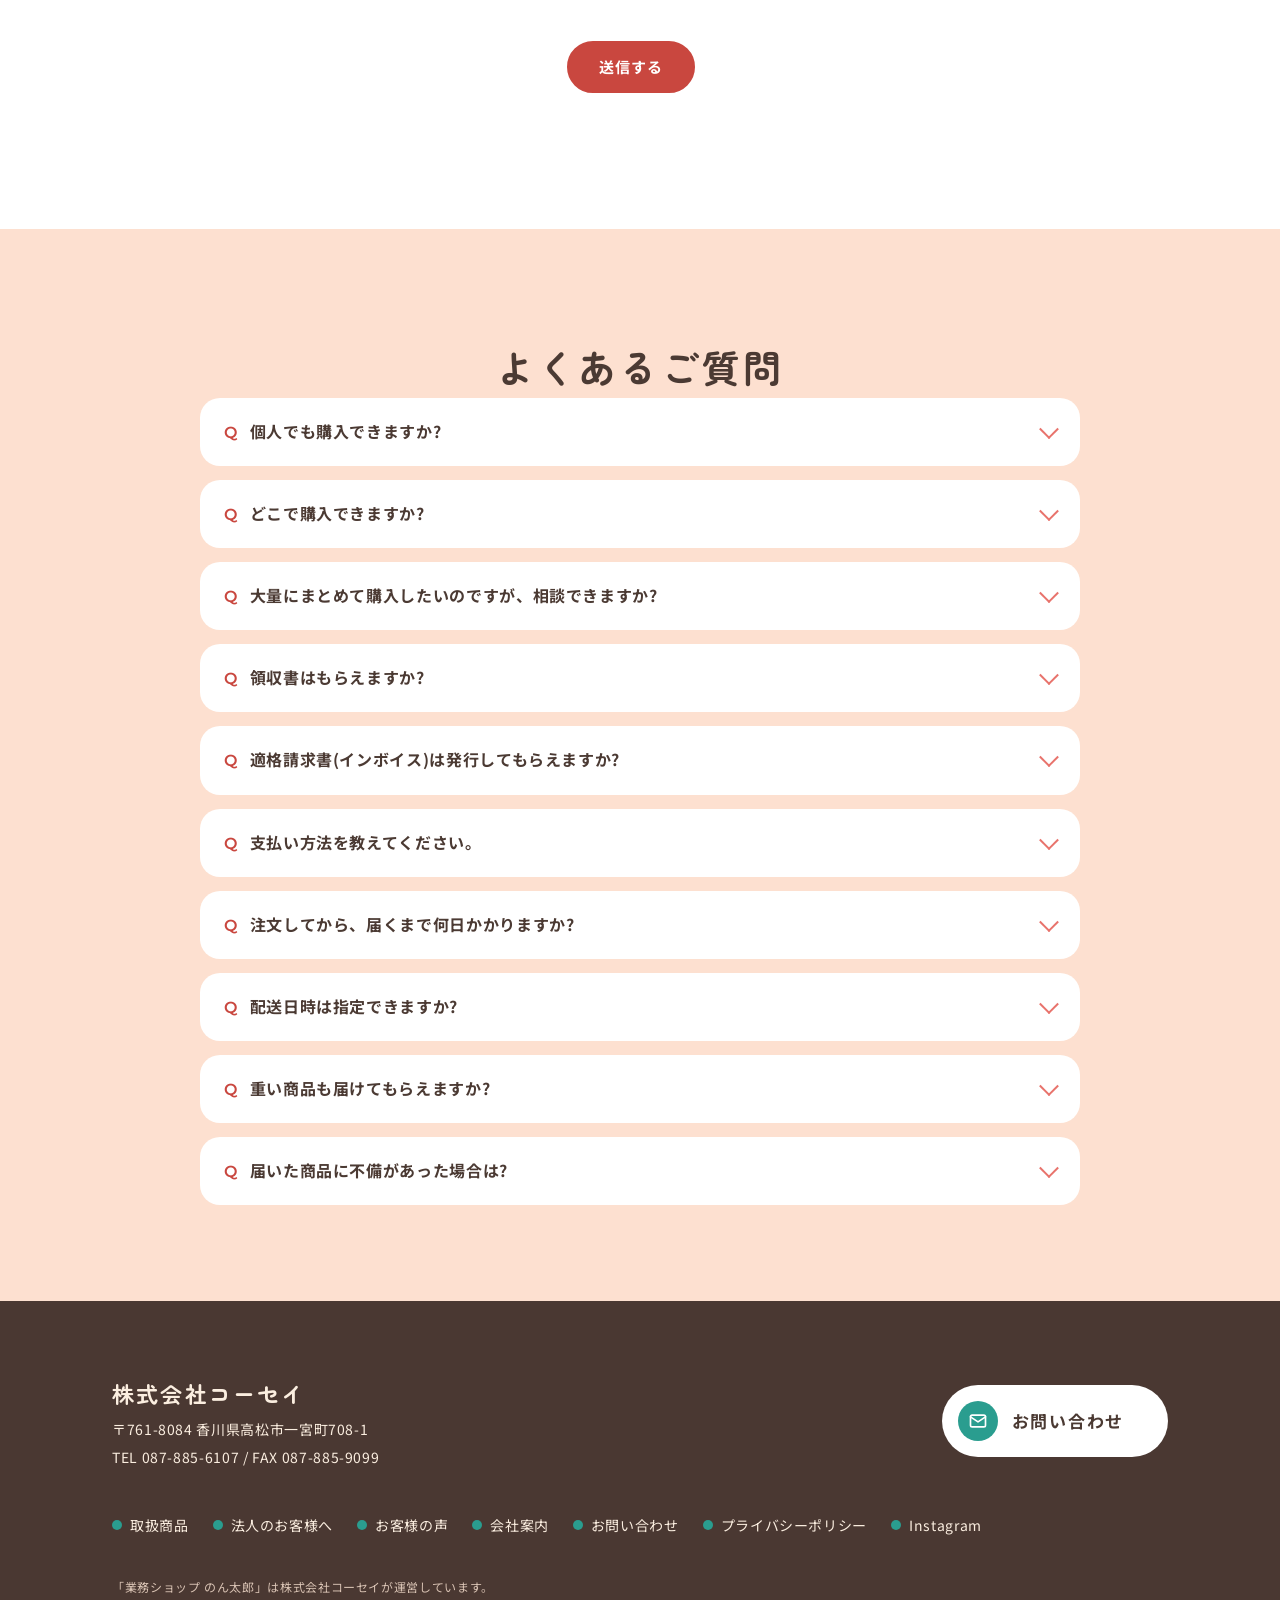
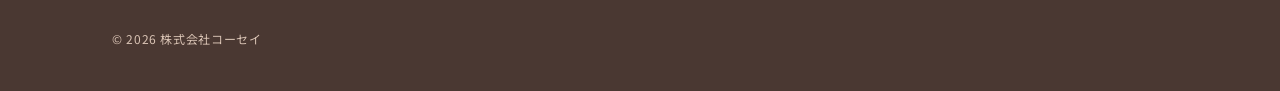
<file: contact.html>
<!DOCTYPE html>
<html lang="ja" class="no-js">
<head>
<meta charset="utf-8">
<meta name="viewport" content="width=device-width, initial-scale=1">
<title>お問い合わせ・よくあるご質問 | 株式会社コーセイ</title>
<meta name="description" content="株式会社コーセイへのお問い合わせ(電話・メールフォーム)と、お買い物に関するよくあるご質問です。">
<meta property="og:type" content="website">
<meta property="og:locale" content="ja_JP">
<meta property="og:title" content="お問い合わせ・よくあるご質問 | 株式会社コーセイ">
<meta property="og:description" content="株式会社コーセイへのお問い合わせ(電話・メールフォーム)と、お買い物に関するよくあるご質問です。">
<meta name="theme-color" content="#fdf5e3">
<link rel="icon" href="data:image/svg+xml,%3Csvg xmlns='http://www.w3.org/2000/svg' viewBox='0 0 32 32'%3E%3Ccircle cx='16' cy='16' r='15' fill='%23fdf5e3'/%3E%3Cpath d='M10 22V12l6-5 6 5v10z' fill='%23c9473f'/%3E%3Crect x='14' y='16' width='4' height='6' fill='%23fff'/%3E%3C/svg%3E">
<link rel="preconnect" href="https://fonts.googleapis.com">
<link rel="preconnect" href="https://fonts.gstatic.com" crossorigin>
<link href="https://fonts.googleapis.com/css2?family=Montserrat:wght@500;600&family=Noto+Sans+JP:wght@400;500;700&family=Zen+Maru+Gothic:wght@500;700&display=swap" rel="stylesheet">
<link rel="stylesheet" href="css/style.css">
<script>document.documentElement.className='js';</script>
</head>
<body>
<a class="skip-link" href="#main">本文へスキップ</a>
<header class="site-header">
  <a class="logo" href="index.html" aria-label="株式会社コーセイ トップページ"><span class="logo__name">株式会社コーセイ</span><span class="logo__sub">業務ショップ「のん太郎」運営</span></a>
  <div class="header-actions">
    <a class="header-tel" href="tel:0878856107">TEL <b>087-885-6107</b></a>
    <a class="btn btn--sm" href="https://www.nontarou.co.jp/" target="_blank" rel="noopener noreferrer">ご購入はこちら</a>
    <a class="btn btn--sm btn--ghost" href="contact.html">お問い合わせ</a>
    <a class="menu-btn menu-btn--tel tel-btn" href="tel:0878856107" aria-label="電話をかける"><svg width="22" height="22" viewBox="0 0 24 24" fill="none" stroke="#fff" stroke-width="2" stroke-linecap="round" stroke-linejoin="round" aria-hidden="true"><path d="M5 4h4l2 5-2.5 1.5a11 11 0 0 0 5 5L15 13l5 2v4a2 2 0 0 1-2 2A16 16 0 0 1 3 6a2 2 0 0 1 2-2z"/></svg></a>
    <button class="menu-btn" type="button" data-menu-open aria-expanded="false" aria-controls="nav-panel" aria-label="メニューを開く"><span class="menu-btn__bars"></span></button>
  </div>
</header>
<div class="nav-panel" id="nav-panel" aria-hidden="true">
  <nav class="nav-panel__inner" aria-label="メインメニュー">
    <button class="menu-btn nav-panel__close" type="button" data-menu-close aria-expanded="true" aria-label="メニューを閉じる"><span class="menu-btn__bars"></span></button>
    <ul class="nav-panel__list"><li><a href="index.html">トップ</a></li><li><a href="products.html">取扱商品</a></li><li><a href="business.html">法人のお客様へ</a></li><li><a href="voices.html">お客様の声</a></li><li><a href="company.html">会社案内</a></li><li><a href="contact.html" aria-current="page">お問い合わせ</a></li></ul>
    <div class="nav-panel__tel"><span class="note">お電話でのご相談</span><b><a href="tel:0878856107" style="text-decoration:none">087-885-6107</a></b><span class="note">受付時間:<span class="tbd">【要確認】</span></span></div>
    <div class="mt-m center"><a class="btn" href="https://www.nontarou.co.jp/" target="_blank" rel="noopener noreferrer">ご購入はこちら</a></div>
  </nav>
</div>
<main id="main">
<section class="page-hero">
  <div class="container page-hero__inner">
    <div>
      <nav class="breadcrumb" aria-label="パンくず"><a href="index.html">トップ</a><span aria-hidden="true">&gt;</span><span>お問い合わせ</span></nav>
      <div class="eyebrow"><b>Contact</b><span>お問い合わせ</span></div>
      <h1>ご不明な点は、<br>お気軽にご相談ください。</h1>
      <p class="lead">商品のこと、おまとめ買い、領収書・請求書のことなど、お電話またはフォームからご連絡ください。</p>
    </div>
    <div class="page-hero__art"><svg class="mini-town" viewBox="-175 -130 350 262" role="img" aria-label="介護施設で手を振る介護士のイラスト"><g transform="translate(0 0) scale(1)"><path d="M140.6 0.0C141.2 17.9 120.7 38.3 101.7 54.6C82.8 70.9 54.7 95.0 27.0 97.9C-0.8 100.7 -36.6 82.5 -64.6 71.6C-92.6 60.8 -129.5 50.0 -141.1 32.9C-152.6 15.7 -146.7 -13.8 -133.9 -31.2C-121.1 -48.5 -90.9 -60.8 -64.3 -71.3C-37.7 -81.7 -1.2 -96.9 25.8 -93.8C52.9 -90.7 78.7 -68.2 97.8 -52.5C116.9 -36.9 139.9 -17.9 140.6 0.0Z" fill="#fcd5c0"/><rect x="-85.0" y="-6" width="118" height="38" fill="#fff"/><path d="M-91.0 -6L-75.0 -26H23.0L39.0 -6Z" fill="#ffd23f"/><rect x="-73.0" y="4" width="12" height="11" rx="1.5" fill="#ffc4c4"/><rect x="-49.0" y="4" width="12" height="11" rx="1.5" fill="#ffc4c4"/><rect x="-25.0" y="4" width="12" height="11" rx="1.5" fill="#ffc4c4"/><rect x="-1.0" y="4" width="12" height="11" rx="1.5" fill="#ffc4c4"/><circle cx="-26" cy="-15" r="8" fill="#fff"/><path d="M-26 -20v10M-31 -15h10" stroke="#ff7b5e" stroke-width="2.6" stroke-linecap="round"/><rect x="3.0" y="12" width="14" height="20" rx="2" fill="#5ec2ac"/><g><rect x="-24" y="54" width="34" height="3" rx="1.5" fill="#ff7b5e"/><rect x="-21" y="57" width="3" height="5" fill="#ff7b5e"/><rect x="4" y="57" width="3" height="5" fill="#ff7b5e"/></g><g class="pbob" style="animation-duration:1.3s;animation-delay:-0.7s"><g transform="translate(-8 62) scale(1.0 1.0)"><polyline points="0,-12 11,-12 11,0" fill="none" stroke="#8a7468" stroke-width="3.6" stroke-linecap="round" stroke-linejoin="round"/><polyline points="1.6,-12 12.6,-12 12.6,0" fill="none" stroke="#8a7468" stroke-width="3.6" stroke-linecap="round" stroke-linejoin="round"/><rect x="-4.3" y="-29" width="8.6" height="16" rx="3.6" fill="#a7d8c9"/><line x1="0.8" y1="-26" x2="8" y2="-42" stroke="#a7d8c9" stroke-width="3" stroke-linecap="round"/><circle cx="8" cy="-42" r="1.9" fill="#fff2e4"/><line x1="-0.6" y1="-26" x2="-2" y2="-10" stroke="#a7d8c9" stroke-width="3" stroke-linecap="round"/><circle cx="-2" cy="-10" r="1.9" fill="#fff2e4"/><circle cx="0" cy="-35.5" r="5.6" fill="#fff2e4"/><circle cx="5.4" cy="-34.3" r="1.2" fill="#fff2e4"/><circle cx="2.8" cy="-35.1" r=".7" fill="#4b3a33"/><ellipse cx="-0.6" cy="-38.1" rx="6.2" ry="4" fill="#e9e6e0"/><circle cx="-3.2" cy="-34.3" r="3.4" fill="#e9e6e0"/><circle cx="-4.6" cy="-40.5" r="2.8" fill="#e9e6e0"/></g></g><g class="pbob" style="animation-duration:1.4s;animation-delay:-0.0s"><g transform="translate(-70 64) scale(-1.0 1.0)"><line x1="-1" y1="-20" x2="-7" y2="0" stroke="#6a7a9a" stroke-width="3.6" stroke-linecap="round"/><line x1="1" y1="-20" x2="7" y2="-1" stroke="#6a7a9a" stroke-width="3.6" stroke-linecap="round"/><rect x="-4.3" y="-37" width="8.6" height="18.5" rx="3.6" fill="#f4b183"/><line x1="0.8" y1="-34" x2="8" y2="-25" stroke="#f4b183" stroke-width="3" stroke-linecap="round"/><circle cx="8" cy="-25" r="1.9" fill="#fff2e4"/><line x1="-0.6" y1="-34" x2="-7" y2="-24" stroke="#f4b183" stroke-width="3" stroke-linecap="round"/><circle cx="-7" cy="-24" r="1.9" fill="#fff2e4"/><circle cx="0" cy="-43.5" r="5.6" fill="#fff2e4"/><circle cx="5.4" cy="-42.3" r="1.2" fill="#fff2e4"/><circle cx="2.8" cy="-43.1" r=".7" fill="#4b3a33"/><ellipse cx="-0.6" cy="-46.1" rx="6.2" ry="4" fill="#e9e6e0"/><circle cx="-3.2" cy="-42.3" r="3.4" fill="#e9e6e0"/></g></g><line x1="-76" y1="44" x2="-78" y2="64" stroke="#4b3a33" stroke-width="1.4"/><g class="pbob" style="animation-duration:1.2s;animation-delay:-0.4s"><g transform="translate(52 52) scale(1.0 1.0)"><line x1="-2.5" y1="-20" x2="-3" y2="0" stroke="#fff" stroke-width="3.6" stroke-linecap="round"/><line x1="2.5" y1="-20" x2="3" y2="0" stroke="#fff" stroke-width="3.6" stroke-linecap="round"/><rect x="-5.2" y="-37" width="10.4" height="18.5" rx="3.6" fill="#ff9fb5"/><circle cx="0" cy="-43.5" r="5.6" fill="#fff2e4"/><rect x="-6.6" y="-44.5" width="3.4" height="8" rx="1.7" fill="#4b3a33"/><rect x="3.2" y="-44.5" width="3.4" height="8" rx="1.7" fill="#4b3a33"/><path d="M-5.9 -43.0a5.9 5.9 0 0 1 11.8 0q-5.9 -3.2 -11.8 0z" fill="#4b3a33"/><circle cx="-1.8" cy="-42.7" r=".7" fill="#4b3a33"/><circle cx="1.8" cy="-42.7" r=".7" fill="#4b3a33"/><path d="M-1.6 -40.1q1.6 1.2 3.2 0" fill="none" stroke="#4b3a33" stroke-width=".6"/></g></g><g class="wavearm" style="transform-origin:56.5px 18px"><line x1="56.5" y1="18" x2="65" y2="2" stroke="#ff9fb5" stroke-width="3" stroke-linecap="round"/><circle cx="65" cy="2" r="1.9" fill="#fff2e4"/></g><line x1="47.5" y1="18" x2="42" y2="28" stroke="#ff9fb5" stroke-width="3" stroke-linecap="round"/><circle cx="42" cy="28" r="1.9" fill="#fff2e4"/><g><rect x="37.5" y="16" width="7" height="12" rx="2.5" fill="#fff" stroke="#ff7b5e" stroke-width="1.2"/><rect x="37.5" y="20" width="7" height="4" fill="#2bb3a1"/><rect x="40" y="13" width="2" height="3" fill="#ff7b5e"/><rect x="37.5" y="10.5" width="7" height="3" rx="1.5" fill="#ff7b5e"/><rect x="43" y="11" width="5" height="2" rx="1" fill="#ff7b5e"/></g><g transform="translate(74 -8)"><path class="heart" style="animation-delay:0s" d="M0 2.5C-7-3-3.5-8 0-4.5 3.5-8 7-3 0 2.5Z" fill="#ff6f8f"/></g><g transform="translate(82 -18)"><path class="heart" style="animation-delay:1s" d="M0 2.5C-7-3-3.5-8 0-4.5 3.5-8 7-3 0 2.5Z" fill="#ff6f8f"/></g><g transform="translate(-2 26)"><path class="heart" style="animation-delay:0.6s" d="M0 2.5C-7-3-3.5-8 0-4.5 3.5-8 7-3 0 2.5Z" fill="#ff6f8f"/></g><g transform="translate(52 0)"><g class="pinb" style="animation-delay:1.4s"><path d="M0 0C-8-8-12-13-12-20A12 12 0 1 1 12-20C12-13 8-8 0 0Z" fill="#fff" stroke="#ff7b5e" stroke-width="2"/><rect x="-3.5" y="-24" width="7" height="11" rx="2.5" fill="#2bb3a1"/><rect x="-2" y="-27" width="4" height="3.5" rx="1" fill="#ff7b5e"/></g></g><g transform="translate(106 16) scale(1)"><rect x="-1.5" y="-10" width="3" height="10" fill="#ff7b5e"/><ellipse cx="0" cy="-20" rx="8" ry="13" fill="#32a8ad"/><ellipse cx="-5" cy="-16" rx="4" ry="8" fill="#41b4b0" opacity=".7"/></g><g transform="translate(-98 54)"><line x1="0" y1="0" x2="0" y2="-7" stroke="#5ec2ac" stroke-width="1.4"/><circle cx="0" cy="-8" r="2.4" fill="#ff7b5e"/></g><g transform="translate(-91 51)"><line x1="0" y1="0" x2="0" y2="-7" stroke="#5ec2ac" stroke-width="1.4"/><circle cx="0" cy="-8" r="2.4" fill="#ffd23f"/></g><g transform="translate(-84 54)"><line x1="0" y1="0" x2="0" y2="-7" stroke="#5ec2ac" stroke-width="1.4"/><circle cx="0" cy="-8" r="2.4" fill="#ff9db0"/></g></g></svg></div>
  </div>
</section><section class="section section--white" id="form"><div class="container contact-grid">
  <div class="reveal reveal--l">
    <div class="tel-card"><h2 style="font-family:var(--font-head);font-size:20px;margin-bottom:6px">お電話でのご相談</h2><p class="tel-card__num"><a href="tel:0878856107">087-885-6107</a></p><p class="note">受付時間:<span class="tbd">【要確認】</span></p><p class="note mt-s">FAX 087-885-9099</p></div>
  </div>
  <div class="reveal reveal--r">
    <h2 class="heading" style="margin-top:0">メールでのお問い合わせ</h2>
    <form class="form mt-m" id="contact-form" action="#" method="post" novalidate>
      <div class="field"><label for="f-name">お名前<span class="req">必須</span></label><input id="f-name" name="name" type="text" autocomplete="name" required aria-describedby="e-name"><p class="error" id="e-name" data-error-for="name" aria-live="polite"></p></div>
      <div class="field"><label for="f-company">会社名・店名(法人・事業者の方)</label><input id="f-company" name="company" type="text" autocomplete="organization"></div>
      <div class="field"><label for="f-tel">お電話番号</label><input id="f-tel" name="tel" type="tel" autocomplete="tel" inputmode="tel" aria-describedby="e-tel"><p class="error" id="e-tel" data-error-for="tel" aria-live="polite"></p></div>
      <div class="field"><label for="f-email">メールアドレス<span class="req">必須</span></label><input id="f-email" name="email" type="email" autocomplete="email" required aria-describedby="e-email"><p class="error" id="e-email" data-error-for="email" aria-live="polite"></p></div>
      <div class="field"><label for="f-kind">お問い合わせの種類<span class="req">必須</span></label><select id="f-kind" name="kind" required aria-describedby="e-kind"><option value="">選択してください</option><option>商品について</option><option>おまとめ買い・お見積り</option><option>領収書・請求書について</option><option>配送について</option><option>その他</option></select><p class="error" id="e-kind" data-error-for="kind" aria-live="polite"></p></div>
      <div class="field"><label for="f-message">お問い合わせ内容<span class="req">必須</span></label><textarea id="f-message" name="message" required aria-describedby="e-message"></textarea><p class="error" id="e-message" data-error-for="message" aria-live="polite"></p></div>
      <div class="check"><input id="f-agree" name="agree" type="checkbox" required aria-describedby="e-agree"><label for="f-agree"><a href="privacy.html" target="_blank" rel="noopener noreferrer">プライバシーポリシー</a>に同意します<span class="req">必須</span></label></div>
      <p class="error" id="e-agree" data-error-for="agree" aria-live="polite" style="margin-top:-14px;margin-bottom:14px"></p>
      <button class="btn" type="submit">送信する</button>
      <div class="form-done" id="form-done" role="status" tabindex="-1">送信ありがとうございます。内容を確認のうえ、ご連絡いたします。(※公開時に送信処理を設定します)</div>
    </form>
  </div>
</div></section>
<section class="section section--tint" id="faq"><div class="container">
  <div class="center reveal"><h2 class="heading heading--center">よくあるご質問</h2></div>
  <div class="faq mt-l reveal"><details><summary>個人でも購入できますか?</summary><div class="faq__a">はい、法人様も個人様も歓迎しています。</div></details><details><summary>どこで購入できますか?</summary><div class="faq__a">自社ECサイトのほか、楽天市場、Yahoo!ショッピング、Amazon、au PAYマーケット、dショッピングでご購入いただけます。</div></details><details><summary>大量にまとめて購入したいのですが、相談できますか?</summary><div class="faq__a">お気軽にご相談ください。商品名と数量をお知らせください。<span class="tbd">【対応内容を確認して追記】</span></div></details><details><summary>領収書はもらえますか?</summary><div class="faq__a"><span class="tbd">【ご注文ごとの同封か、ショップごとの対応かを確認して記載】</span></div></details><details><summary>適格請求書(インボイス)は発行してもらえますか?</summary><div class="faq__a">はい、購入履歴からの適格請求書の発行に対応しています。<span class="tbd">【発行方法・依頼先を確認して追記】</span></div></details><details><summary>支払い方法を教えてください。</summary><div class="faq__a">ご利用のショップによって異なります。各ショップのご案内をご確認ください。<span class="tbd">【自社ECの支払い方法を確認して追記】</span></div></details><details><summary>注文してから、届くまで何日かかりますか?</summary><div class="faq__a"><span class="tbd">【発送までの営業日数と、お届けの目安を確認して記載。地域・在庫状況により前後する旨も記載】</span></div></details><details><summary>配送日時は指定できますか?</summary><div class="faq__a"><span class="tbd">【可否と、指定できる範囲を確認して記載】</span></div></details><details><summary>重い商品も届けてもらえますか?</summary><div class="faq__a">はい、洗剤など重い商品も、ご指定の住所までお届けします。<span class="tbd">【送料・配送条件を確認して追記】</span></div></details><details><summary>届いた商品に不備があった場合は?</summary><div class="faq__a">お手数ですが、商品到着後<span class="tbd">【〇日以内】</span>にお電話またはメールでご連絡ください。内容を確認のうえ対応します。<span class="tbd">【返品・交換の条件を確認して記載】</span></div></details></div>
</div></section>
</main>
<footer class="site-footer">
  <div class="container">
    <div class="footer__top">
      <div><div class="footer__name">株式会社コーセイ</div>
        <p>〒761-8084 香川県高松市一宮町708-1<br>TEL <a href="tel:0878856107">087-885-6107</a> / FAX 087-885-9099</p></div>
      <a class="footer__cta" href="contact.html">お問い合わせ</a>
    </div>
    <nav class="footer__links" aria-label="フッターメニュー"><a href="products.html">取扱商品</a><a href="business.html">法人のお客様へ</a><a href="voices.html">お客様の声</a><a href="company.html">会社案内</a><a href="contact.html">お問い合わせ</a><a href="privacy.html">プライバシーポリシー</a><a href="https://www.instagram.com/gyoumushop.nontarou/" target="_blank" rel="noopener noreferrer">Instagram</a></nav>
    <p class="footer__note">「業務ショップ のん太郎」は株式会社コーセイが運営しています。</p>
    <p class="footer__note">&copy; 2026 株式会社コーセイ</p>
  </div>
</footer>
<script src="js/main.js" defer></script>
</body>
</html>
</file>
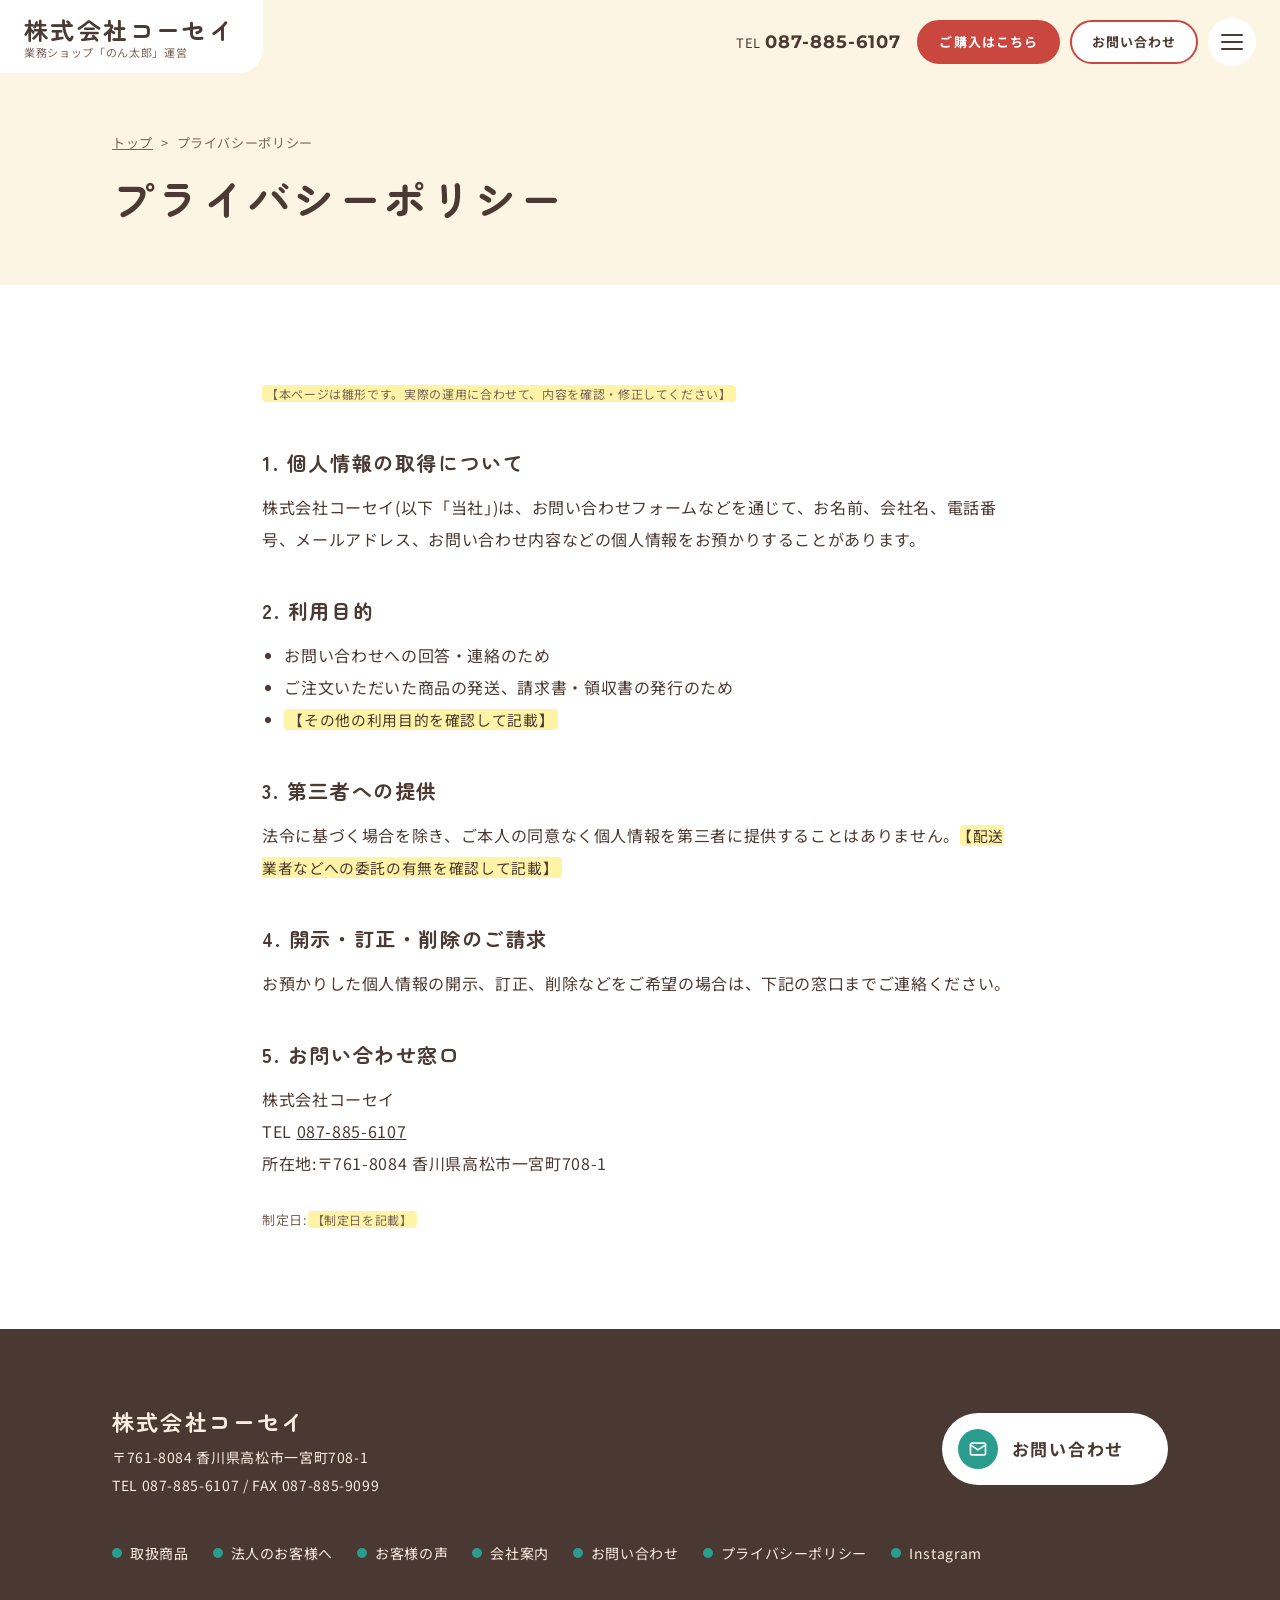
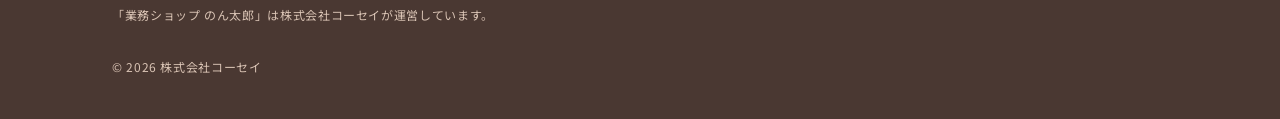
<file: privacy.html>
<!DOCTYPE html>
<html lang="ja" class="no-js">
<head>
<meta charset="utf-8">
<meta name="viewport" content="width=device-width, initial-scale=1">
<title>プライバシーポリシー | 株式会社コーセイ</title>
<meta name="description" content="株式会社コーセイの個人情報の取り扱い(プライバシーポリシー)です。">
<meta property="og:type" content="website">
<meta property="og:locale" content="ja_JP">
<meta property="og:title" content="プライバシーポリシー | 株式会社コーセイ">
<meta property="og:description" content="株式会社コーセイの個人情報の取り扱い(プライバシーポリシー)です。">
<meta name="theme-color" content="#fdf5e3">
<link rel="icon" href="data:image/svg+xml,%3Csvg xmlns='http://www.w3.org/2000/svg' viewBox='0 0 32 32'%3E%3Ccircle cx='16' cy='16' r='15' fill='%23fdf5e3'/%3E%3Cpath d='M10 22V12l6-5 6 5v10z' fill='%23c9473f'/%3E%3Crect x='14' y='16' width='4' height='6' fill='%23fff'/%3E%3C/svg%3E">
<link rel="preconnect" href="https://fonts.googleapis.com">
<link rel="preconnect" href="https://fonts.gstatic.com" crossorigin>
<link href="https://fonts.googleapis.com/css2?family=Montserrat:wght@500;600&family=Noto+Sans+JP:wght@400;500;700&family=Zen+Maru+Gothic:wght@500;700&display=swap" rel="stylesheet">
<link rel="stylesheet" href="css/style.css">
<script>document.documentElement.className='js';</script>
</head>
<body>
<a class="skip-link" href="#main">本文へスキップ</a>
<header class="site-header">
  <a class="logo" href="index.html" aria-label="株式会社コーセイ トップページ"><span class="logo__name">株式会社コーセイ</span><span class="logo__sub">業務ショップ「のん太郎」運営</span></a>
  <div class="header-actions">
    <a class="header-tel" href="tel:0878856107">TEL <b>087-885-6107</b></a>
    <a class="btn btn--sm" href="https://www.nontarou.co.jp/" target="_blank" rel="noopener noreferrer">ご購入はこちら</a>
    <a class="btn btn--sm btn--ghost" href="contact.html">お問い合わせ</a>
    <a class="menu-btn menu-btn--tel tel-btn" href="tel:0878856107" aria-label="電話をかける"><svg width="22" height="22" viewBox="0 0 24 24" fill="none" stroke="#fff" stroke-width="2" stroke-linecap="round" stroke-linejoin="round" aria-hidden="true"><path d="M5 4h4l2 5-2.5 1.5a11 11 0 0 0 5 5L15 13l5 2v4a2 2 0 0 1-2 2A16 16 0 0 1 3 6a2 2 0 0 1 2-2z"/></svg></a>
    <button class="menu-btn" type="button" data-menu-open aria-expanded="false" aria-controls="nav-panel" aria-label="メニューを開く"><span class="menu-btn__bars"></span></button>
  </div>
</header>
<div class="nav-panel" id="nav-panel" aria-hidden="true">
  <nav class="nav-panel__inner" aria-label="メインメニュー">
    <button class="menu-btn nav-panel__close" type="button" data-menu-close aria-expanded="true" aria-label="メニューを閉じる"><span class="menu-btn__bars"></span></button>
    <ul class="nav-panel__list"><li><a href="index.html">トップ</a></li><li><a href="products.html">取扱商品</a></li><li><a href="business.html">法人のお客様へ</a></li><li><a href="voices.html">お客様の声</a></li><li><a href="company.html">会社案内</a></li><li><a href="contact.html">お問い合わせ</a></li></ul>
    <div class="nav-panel__tel"><span class="note">お電話でのご相談</span><b><a href="tel:0878856107" style="text-decoration:none">087-885-6107</a></b><span class="note">受付時間:<span class="tbd">【要確認】</span></span></div>
    <div class="mt-m center"><a class="btn" href="https://www.nontarou.co.jp/" target="_blank" rel="noopener noreferrer">ご購入はこちら</a></div>
  </nav>
</div>
<main id="main">
<section class="page-hero"><div class="container"><nav class="breadcrumb" aria-label="パンくず"><a href="index.html">トップ</a><span aria-hidden="true">&gt;</span><span>プライバシーポリシー</span></nav><h1>プライバシーポリシー</h1></div></section>
<section class="section section--white"><div class="container legal" style="max-width:820px">
<p class="note"><span class="tbd">【本ページは雛形です。実際の運用に合わせて、内容を確認・修正してください】</span></p>
<h2>1. 個人情報の取得について</h2><p>株式会社コーセイ(以下「当社」)は、お問い合わせフォームなどを通じて、お名前、会社名、電話番号、メールアドレス、お問い合わせ内容などの個人情報をお預かりすることがあります。</p>
<h2>2. 利用目的</h2><ul><li>お問い合わせへの回答・連絡のため</li><li>ご注文いただいた商品の発送、請求書・領収書の発行のため</li><li><span class="tbd">【その他の利用目的を確認して記載】</span></li></ul>
<h2>3. 第三者への提供</h2><p>法令に基づく場合を除き、ご本人の同意なく個人情報を第三者に提供することはありません。<span class="tbd">【配送業者などへの委託の有無を確認して記載】</span></p>
<h2>4. 開示・訂正・削除のご請求</h2><p>お預かりした個人情報の開示、訂正、削除などをご希望の場合は、下記の窓口までご連絡ください。</p>
<h2>5. お問い合わせ窓口</h2><p>株式会社コーセイ<br>TEL <a href="tel:0878856107">087-885-6107</a><br>所在地:〒761-8084 香川県高松市一宮町708-1</p>
<p class="mt-m note">制定日:<span class="tbd">【制定日を記載】</span></p>
</div></section>
</main>
<footer class="site-footer">
  <div class="container">
    <div class="footer__top">
      <div><div class="footer__name">株式会社コーセイ</div>
        <p>〒761-8084 香川県高松市一宮町708-1<br>TEL <a href="tel:0878856107">087-885-6107</a> / FAX 087-885-9099</p></div>
      <a class="footer__cta" href="contact.html">お問い合わせ</a>
    </div>
    <nav class="footer__links" aria-label="フッターメニュー"><a href="products.html">取扱商品</a><a href="business.html">法人のお客様へ</a><a href="voices.html">お客様の声</a><a href="company.html">会社案内</a><a href="contact.html">お問い合わせ</a><a href="privacy.html">プライバシーポリシー</a><a href="https://www.instagram.com/gyoumushop.nontarou/" target="_blank" rel="noopener noreferrer">Instagram</a></nav>
    <p class="footer__note">「業務ショップ のん太郎」は株式会社コーセイが運営しています。</p>
    <p class="footer__note">&copy; 2026 株式会社コーセイ</p>
  </div>
</footer>
<script src="js/main.js" defer></script>
</body>
</html>
</file>
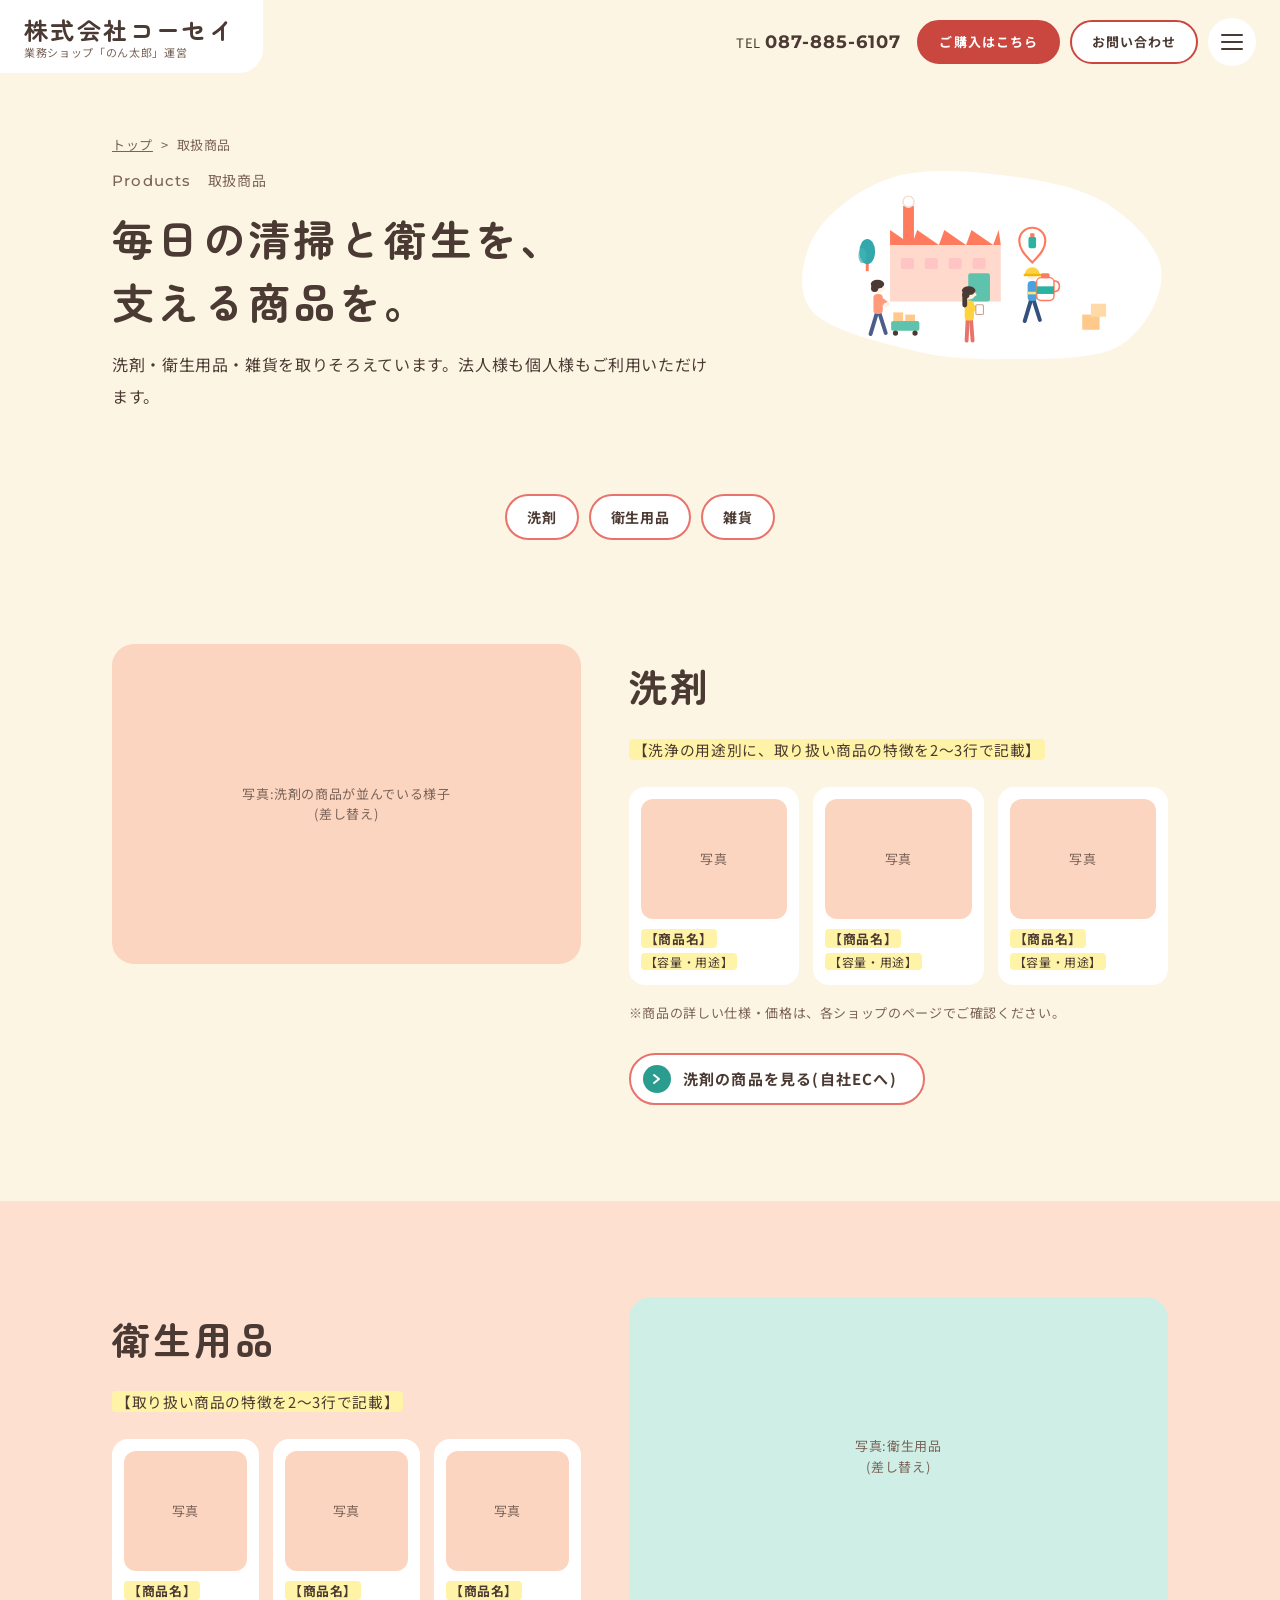
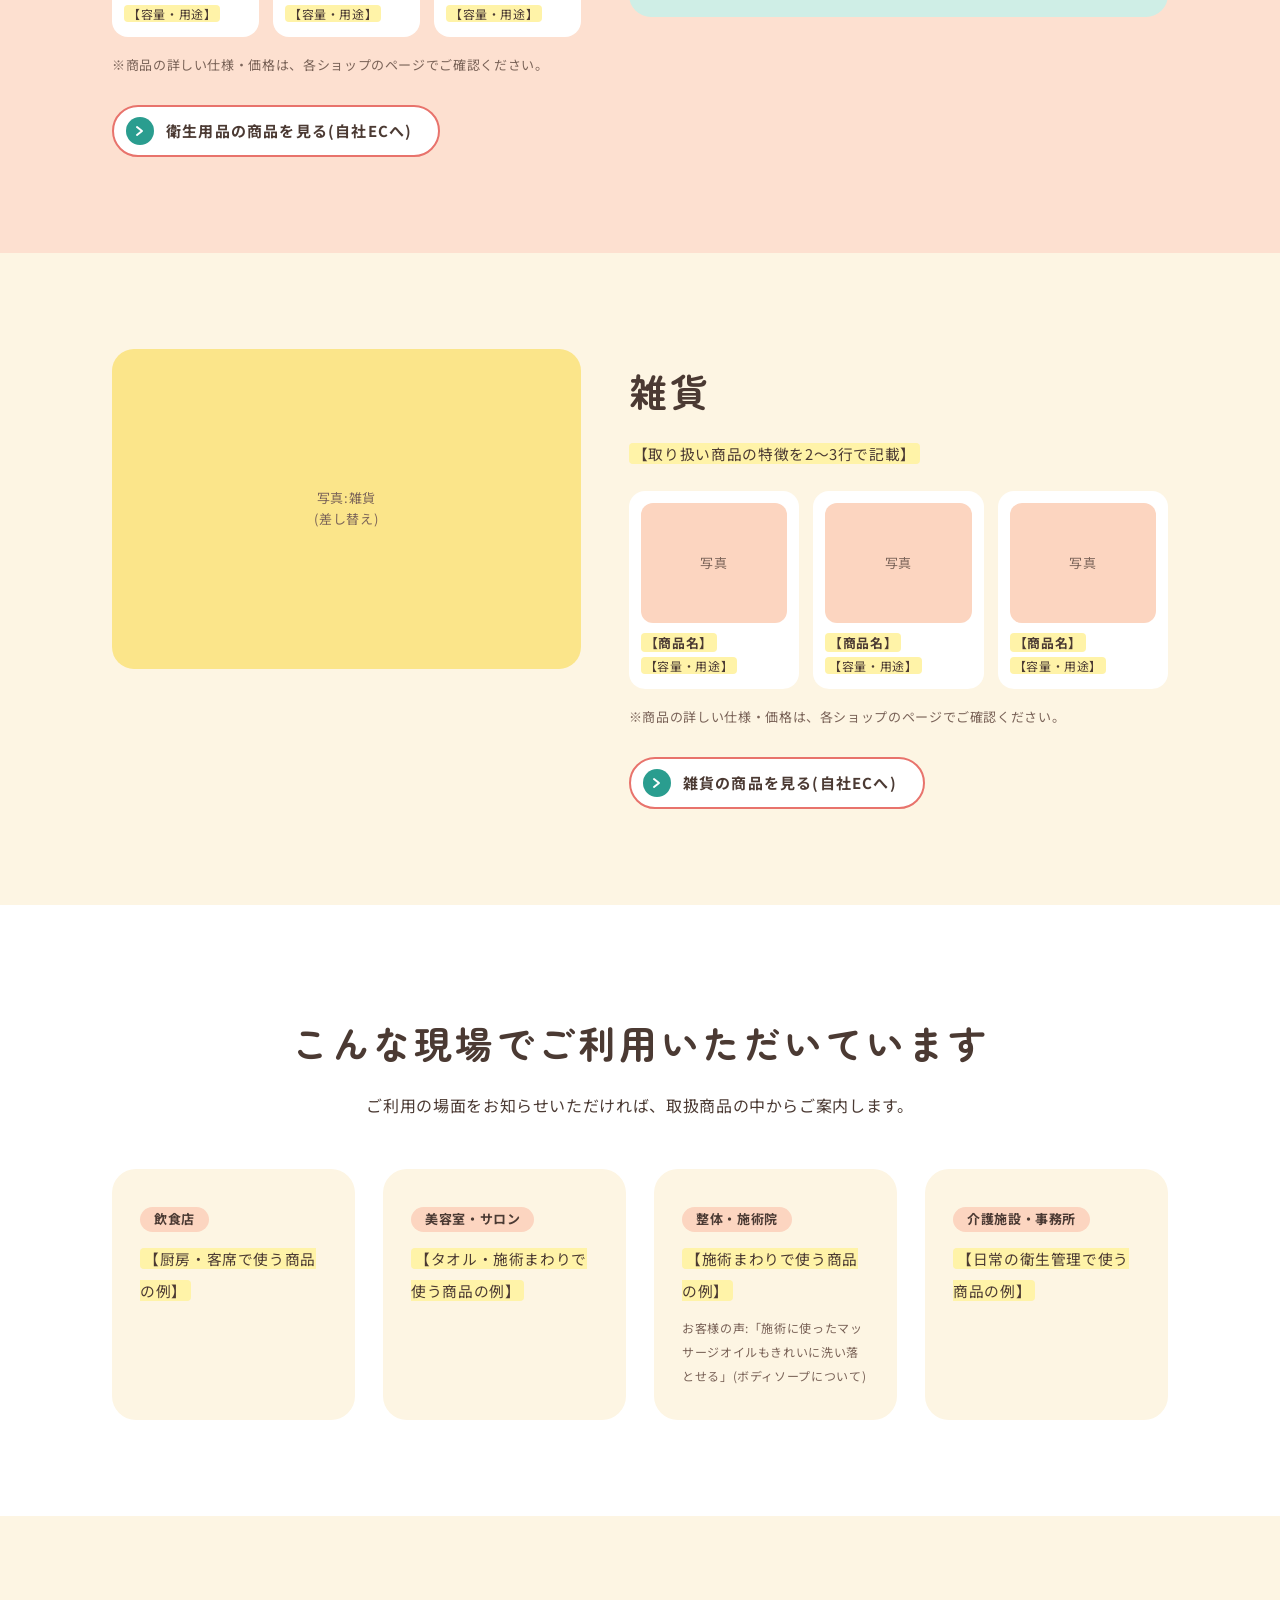
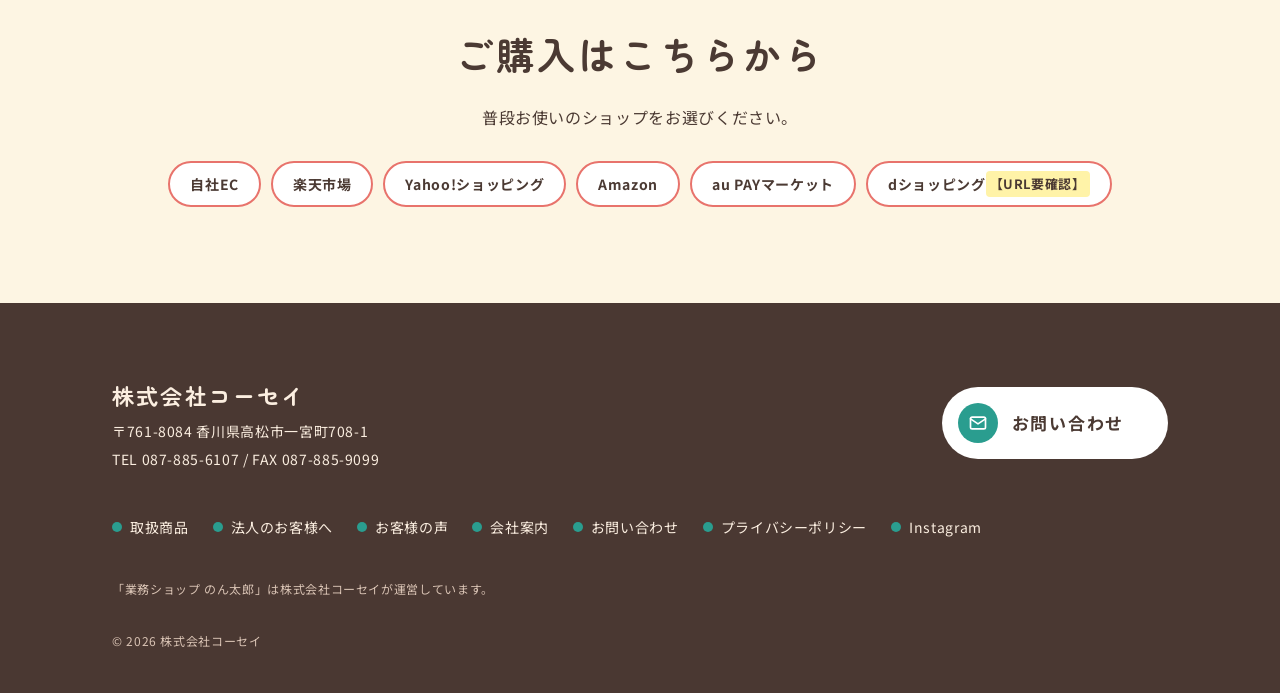
<file: products.html>
<!DOCTYPE html>
<html lang="ja" class="no-js">
<head>
<meta charset="utf-8">
<meta name="viewport" content="width=device-width, initial-scale=1">
<title>取扱商品 | 株式会社コーセイ</title>
<meta name="description" content="洗剤・衛生用品・雑貨など、毎日の清掃・衛生管理に欠かせない業務用品の取扱商品をご紹介します。">
<meta property="og:type" content="website">
<meta property="og:locale" content="ja_JP">
<meta property="og:title" content="取扱商品 | 株式会社コーセイ">
<meta property="og:description" content="洗剤・衛生用品・雑貨など、毎日の清掃・衛生管理に欠かせない業務用品の取扱商品をご紹介します。">
<meta name="theme-color" content="#fdf5e3">
<link rel="icon" href="data:image/svg+xml,%3Csvg xmlns='http://www.w3.org/2000/svg' viewBox='0 0 32 32'%3E%3Ccircle cx='16' cy='16' r='15' fill='%23fdf5e3'/%3E%3Cpath d='M10 22V12l6-5 6 5v10z' fill='%23c9473f'/%3E%3Crect x='14' y='16' width='4' height='6' fill='%23fff'/%3E%3C/svg%3E">
<link rel="preconnect" href="https://fonts.googleapis.com">
<link rel="preconnect" href="https://fonts.gstatic.com" crossorigin>
<link href="https://fonts.googleapis.com/css2?family=Montserrat:wght@500;600&family=Noto+Sans+JP:wght@400;500;700&family=Zen+Maru+Gothic:wght@500;700&display=swap" rel="stylesheet">
<link rel="stylesheet" href="css/style.css">
<script>document.documentElement.className='js';</script>
</head>
<body>
<a class="skip-link" href="#main">本文へスキップ</a>
<header class="site-header">
  <a class="logo" href="index.html" aria-label="株式会社コーセイ トップページ"><span class="logo__name">株式会社コーセイ</span><span class="logo__sub">業務ショップ「のん太郎」運営</span></a>
  <div class="header-actions">
    <a class="header-tel" href="tel:0878856107">TEL <b>087-885-6107</b></a>
    <a class="btn btn--sm" href="https://www.nontarou.co.jp/" target="_blank" rel="noopener noreferrer">ご購入はこちら</a>
    <a class="btn btn--sm btn--ghost" href="contact.html">お問い合わせ</a>
    <a class="menu-btn menu-btn--tel tel-btn" href="tel:0878856107" aria-label="電話をかける"><svg width="22" height="22" viewBox="0 0 24 24" fill="none" stroke="#fff" stroke-width="2" stroke-linecap="round" stroke-linejoin="round" aria-hidden="true"><path d="M5 4h4l2 5-2.5 1.5a11 11 0 0 0 5 5L15 13l5 2v4a2 2 0 0 1-2 2A16 16 0 0 1 3 6a2 2 0 0 1 2-2z"/></svg></a>
    <button class="menu-btn" type="button" data-menu-open aria-expanded="false" aria-controls="nav-panel" aria-label="メニューを開く"><span class="menu-btn__bars"></span></button>
  </div>
</header>
<div class="nav-panel" id="nav-panel" aria-hidden="true">
  <nav class="nav-panel__inner" aria-label="メインメニュー">
    <button class="menu-btn nav-panel__close" type="button" data-menu-close aria-expanded="true" aria-label="メニューを閉じる"><span class="menu-btn__bars"></span></button>
    <ul class="nav-panel__list"><li><a href="index.html">トップ</a></li><li><a href="products.html" aria-current="page">取扱商品</a></li><li><a href="business.html">法人のお客様へ</a></li><li><a href="voices.html">お客様の声</a></li><li><a href="company.html">会社案内</a></li><li><a href="contact.html">お問い合わせ</a></li></ul>
    <div class="nav-panel__tel"><span class="note">お電話でのご相談</span><b><a href="tel:0878856107" style="text-decoration:none">087-885-6107</a></b><span class="note">受付時間:<span class="tbd">【要確認】</span></span></div>
    <div class="mt-m center"><a class="btn" href="https://www.nontarou.co.jp/" target="_blank" rel="noopener noreferrer">ご購入はこちら</a></div>
  </nav>
</div>
<main id="main">
<section class="page-hero">
  <div class="container page-hero__inner">
    <div>
      <nav class="breadcrumb" aria-label="パンくず"><a href="index.html">トップ</a><span aria-hidden="true">&gt;</span><span>取扱商品</span></nav>
      <div class="eyebrow"><b>Products</b><span>取扱商品</span></div>
      <h1>毎日の清掃と衛生を、<br>支える商品を。</h1>
      <p class="lead">洗剤・衛生用品・雑貨を取りそろえています。法人様も個人様もご利用いただけます。</p>
    </div>
    <div class="page-hero__art"><svg class="mini-town" viewBox="-175 -130 350 262" role="img" aria-label="工場で洗剤の容器を運ぶ人のイラスト"><g transform="translate(0 0) scale(1)"><path d="M169.0 0.0C171.0 22.1 153.6 55.9 129.2 69.4C104.7 82.9 54.7 80.6 22.3 81.0C-10.0 81.4 -35.6 79.5 -64.9 72.0C-94.3 64.4 -139.6 53.6 -153.7 35.8C-167.8 18.0 -162.1 -14.4 -149.5 -34.8C-136.9 -55.2 -107.0 -77.7 -78.1 -86.5C-49.1 -95.4 -8.3 -92.1 24.3 -88.2C56.9 -84.2 93.3 -77.7 117.4 -63.1C141.5 -48.4 167.1 -22.1 169.0 0.0Z" fill="#ffffff"/><rect x="-81.0" y="-24" width="102" height="52" fill="#ffd9cc"/><path d="M-81.0 -24L-81.0 -38L-61.0 -24L-56.0 -38L-36.0 -24L-31.0 -38L-11.0 -24L-6.0 -38L14.0 -24L19.0 -38L21.0 -24Z" fill="#ff7b5e"/><rect x="-69.0" y="-60" width="10" height="36" fill="#ff7b5e"/><rect x="-71.0" y="-12" width="12" height="10" rx="1.5" fill="#ffc4c4"/><rect x="-49.0" y="-12" width="12" height="10" rx="1.5" fill="#ffc4c4"/><rect x="-27.0" y="-12" width="12" height="10" rx="1.5" fill="#ffc4c4"/><rect x="-5.0" y="-12" width="12" height="10" rx="1.5" fill="#ffc4c4"/><rect x="-9.0" y="2" width="20" height="26" rx="2" fill="#5ec2ac"/><circle class="smoke" style="animation-delay:0s" cx="-64.0" cy="-64" r="5" fill="#fff" stroke="#f3dcd0" stroke-width="1"/><circle class="smoke" style="animation-delay:1.1s" cx="-64.0" cy="-64" r="5" fill="#fff" stroke="#f3dcd0" stroke-width="1"/><circle class="smoke" style="animation-delay:2.2s" cx="-64.0" cy="-64" r="5" fill="#fff" stroke="#f3dcd0" stroke-width="1"/><rect x="96" y="40" width="16" height="14" fill="#ffc98b"/><rect x="104" y="30" width="14" height="12" fill="#ffd9a8"/><g class="cartm"><rect x="-80" y="46" width="26" height="9" rx="2" fill="#5ec2ac"/><rect x="-78" y="38" width="9" height="8" fill="#ffc98b"/><rect x="-67" y="40" width="9" height="6" fill="#ffc98b"/><circle cx="-76" cy="57" r="2.4" fill="#4b3a33"/><circle cx="-58" cy="57" r="2.4" fill="#4b3a33"/></g><g class="pbob" style="animation-duration:1.4s;animation-delay:-0.6s"><g transform="translate(-92 58) scale(1.0 1.0)"><line x1="-1" y1="-20" x2="-7" y2="0" stroke="#4b5d8a" stroke-width="3.6" stroke-linecap="round"/><line x1="1" y1="-20" x2="7" y2="-1" stroke="#4b5d8a" stroke-width="3.6" stroke-linecap="round"/><rect x="-4.3" y="-37" width="8.6" height="18.5" rx="3.6" fill="#ff9a7a"/><line x1="0.8" y1="-34" x2="9" y2="-28" stroke="#ff9a7a" stroke-width="3" stroke-linecap="round"/><circle cx="9" cy="-28" r="1.9" fill="#fff2e4"/><line x1="-0.6" y1="-34" x2="7" y2="-27" stroke="#ff9a7a" stroke-width="3" stroke-linecap="round"/><circle cx="7" cy="-27" r="1.9" fill="#fff2e4"/><circle cx="0" cy="-43.5" r="5.6" fill="#fff2e4"/><circle cx="5.4" cy="-42.3" r="1.2" fill="#fff2e4"/><circle cx="2.8" cy="-43.1" r=".7" fill="#4b3a33"/><ellipse cx="-0.6" cy="-46.1" rx="6.2" ry="4" fill="#4b3a33"/><circle cx="-3.2" cy="-42.3" r="3.4" fill="#4b3a33"/></g></g><g class="pbob" style="animation-duration:1.5s;animation-delay:-0.9s"><g transform="translate(-8 64) scale(1.0 1.0)"><line x1="-1.5" y1="-20" x2="-2.5" y2="0" stroke="#e8736c" stroke-width="3.6" stroke-linecap="round"/><line x1="1.5" y1="-20" x2="3" y2="0" stroke="#e8736c" stroke-width="3.6" stroke-linecap="round"/><rect x="-4.3" y="-37" width="8.6" height="18.5" rx="3.6" fill="#ffd23f"/><line x1="0.8" y1="-34" x2="9" y2="-28" stroke="#ffd23f" stroke-width="3" stroke-linecap="round"/><circle cx="9" cy="-28" r="1.9" fill="#fff2e4"/><line x1="-0.6" y1="-34" x2="7" y2="-27" stroke="#ffd23f" stroke-width="3" stroke-linecap="round"/><circle cx="7" cy="-27" r="1.9" fill="#fff2e4"/><circle cx="0" cy="-43.5" r="5.6" fill="#fff2e4"/><circle cx="5.4" cy="-42.3" r="1.2" fill="#fff2e4"/><circle cx="2.8" cy="-43.1" r=".7" fill="#4b3a33"/><rect x="-6.4" y="-44.5" width="4.4" height="14" rx="2.2" fill="#4b3a33"/><ellipse cx="-0.6" cy="-46.1" rx="6.2" ry="4" fill="#4b3a33"/><circle cx="-3.2" cy="-42.3" r="3.4" fill="#4b3a33"/><rect x="6" y="-33" width="7" height="9" rx="1" fill="#fff" stroke="#c9a28a"/></g></g><g class="bobw"><g class="pbob" style="animation-duration:1.3s;animation-delay:-0.3s"><g transform="translate(50 46) scale(1.0 1.0)"><line x1="-1" y1="-20" x2="-7" y2="0" stroke="#35507a" stroke-width="3.6" stroke-linecap="round"/><line x1="1" y1="-20" x2="7" y2="-1" stroke="#35507a" stroke-width="3.6" stroke-linecap="round"/><rect x="-4.3" y="-37" width="8.6" height="18.5" rx="3.6" fill="#4aa3df"/><line x1="0.8" y1="-34" x2="9" y2="-28" stroke="#4aa3df" stroke-width="3" stroke-linecap="round"/><circle cx="9" cy="-28" r="1.9" fill="#fff2e4"/><line x1="-0.6" y1="-34" x2="7" y2="-27" stroke="#4aa3df" stroke-width="3" stroke-linecap="round"/><circle cx="7" cy="-27" r="1.9" fill="#fff2e4"/><circle cx="0" cy="-43.5" r="5.6" fill="#fff2e4"/><circle cx="5.4" cy="-42.3" r="1.2" fill="#fff2e4"/><circle cx="2.8" cy="-43.1" r=".7" fill="#4b3a33"/><path d="M-7 -42.5a7 7 0 0 1 14 0z" fill="#ffd23f"/><rect x="-8" y="-43.5" width="17" height="2.2" rx="1" fill="#f2b705"/><rect x="-4.3" y="-27" width="8.6" height="2.4" fill="#ffe27a"/></g></g><g><path d="M70 9q5 0 5 5t-5 5" fill="none" stroke="#ff7b5e" stroke-width="1.5"/><rect x="54" y="6" width="16" height="21" rx="4" fill="#fff" stroke="#ff7b5e" stroke-width="1.3"/><rect x="54" y="14" width="16" height="7" fill="#2bb3a1"/><rect x="58" y="2" width="8" height="4.5" rx="1.5" fill="#ff7b5e"/></g></g><g transform="translate(50 -8)"><g class="pinb" style="animation-delay:0.4s"><path d="M0 0C-8-8-12-13-12-20A12 12 0 1 1 12-20C12-13 8-8 0 0Z" fill="#fff" stroke="#ff7b5e" stroke-width="2"/><rect x="-3.5" y="-24" width="7" height="11" rx="2.5" fill="#2bb3a1"/><rect x="-2" y="-27" width="4" height="3.5" rx="1" fill="#ff7b5e"/></g></g><g transform="translate(-102 0) scale(0.9)"><rect x="-1.5" y="-10" width="3" height="10" fill="#ff7b5e"/><ellipse cx="0" cy="-20" rx="8" ry="13" fill="#32a8ad"/><ellipse cx="-5" cy="-16" rx="4" ry="8" fill="#41b4b0" opacity=".7"/></g></g></svg></div>
  </div>
</section><section class="section" style="padding:24px 0 8px"><div class="container"><div class="chips chips--center"><a class="chip chip--line" href="#detergent">洗剤</a><a class="chip chip--line" href="#hygiene">衛生用品</a><a class="chip chip--line" href="#goods">雑貨</a></div></div></section><section class="section " id="detergent">
  <div class="container"><div class="cat">
    <div class="cat__photo reveal reveal--l"><div class="ph ">写真:洗剤の商品が並んでいる様子<br>(差し替え)</div></div>
    <div class="reveal reveal--r">
      <h2 class="heading">洗剤</h2>
      <p class="mt-s"><span class="tbd">【洗浄の用途別に、取り扱い商品の特徴を2〜3行で記載】</span></p>
      <div class="product-grid"><div class="product"><div class="ph">写真</div><b><span class="tbd">【商品名】</span></b><span><span class="tbd">【容量・用途】</span></span></div><div class="product"><div class="ph">写真</div><b><span class="tbd">【商品名】</span></b><span><span class="tbd">【容量・用途】</span></span></div><div class="product"><div class="ph">写真</div><b><span class="tbd">【商品名】</span></b><span><span class="tbd">【容量・用途】</span></span></div></div>
      <p class="note mt-s">※商品の詳しい仕様・価格は、各ショップのページでご確認ください。</p>
      <div class="mt-m"><a class="pill " href="https://www.nontarou.co.jp/" target="_blank" rel="noopener noreferrer">洗剤の商品を見る(自社ECへ)</a></div>
    </div>
  </div></div>
</section><section class="section section--tint" id="hygiene">
  <div class="container"><div class="cat cat--rev">
    <div class="cat__photo reveal reveal--r"><div class="ph ph--t">写真:衛生用品<br>(差し替え)</div></div>
    <div class="reveal reveal--l">
      <h2 class="heading">衛生用品</h2>
      <p class="mt-s"><span class="tbd">【取り扱い商品の特徴を2〜3行で記載】</span></p>
      <div class="product-grid"><div class="product"><div class="ph">写真</div><b><span class="tbd">【商品名】</span></b><span><span class="tbd">【容量・用途】</span></span></div><div class="product"><div class="ph">写真</div><b><span class="tbd">【商品名】</span></b><span><span class="tbd">【容量・用途】</span></span></div><div class="product"><div class="ph">写真</div><b><span class="tbd">【商品名】</span></b><span><span class="tbd">【容量・用途】</span></span></div></div>
      <p class="note mt-s">※商品の詳しい仕様・価格は、各ショップのページでご確認ください。</p>
      <div class="mt-m"><a class="pill " href="https://www.nontarou.co.jp/" target="_blank" rel="noopener noreferrer">衛生用品の商品を見る(自社ECへ)</a></div>
    </div>
  </div></div>
</section><section class="section " id="goods">
  <div class="container"><div class="cat">
    <div class="cat__photo reveal reveal--l"><div class="ph ph--y">写真:雑貨<br>(差し替え)</div></div>
    <div class="reveal reveal--r">
      <h2 class="heading">雑貨</h2>
      <p class="mt-s"><span class="tbd">【取り扱い商品の特徴を2〜3行で記載】</span></p>
      <div class="product-grid"><div class="product"><div class="ph">写真</div><b><span class="tbd">【商品名】</span></b><span><span class="tbd">【容量・用途】</span></span></div><div class="product"><div class="ph">写真</div><b><span class="tbd">【商品名】</span></b><span><span class="tbd">【容量・用途】</span></span></div><div class="product"><div class="ph">写真</div><b><span class="tbd">【商品名】</span></b><span><span class="tbd">【容量・用途】</span></span></div></div>
      <p class="note mt-s">※商品の詳しい仕様・価格は、各ショップのページでご確認ください。</p>
      <div class="mt-m"><a class="pill " href="https://www.nontarou.co.jp/" target="_blank" rel="noopener noreferrer">雑貨の商品を見る(自社ECへ)</a></div>
    </div>
  </div></div>
</section><section class="section section--white">
  <div class="container">
    <div class="center reveal"><h2 class="heading heading--center">こんな現場でご利用いただいています</h2><p class="lead lead--center">ご利用の場面をお知らせいただければ、取扱商品の中からご案内します。</p></div>
    <div class="grid grid--4 mt-l">
      <div class="card reveal"><span class="tag">飲食店</span><p><span class="tbd">【厨房・客席で使う商品の例】</span></p></div>
      <div class="card reveal" data-delay="1"><span class="tag">美容室・サロン</span><p><span class="tbd">【タオル・施術まわりで使う商品の例】</span></p></div>
      <div class="card reveal" data-delay="2"><span class="tag">整体・施術院</span><p><span class="tbd">【施術まわりで使う商品の例】</span></p><p class="quote-by">お客様の声:「施術に使ったマッサージオイルもきれいに洗い落とせる」(ボディソープについて)</p></div>
      <div class="card reveal" data-delay="2"><span class="tag">介護施設・事務所</span><p><span class="tbd">【日常の衛生管理で使う商品の例】</span></p></div>
    </div>
  </div>
</section>
<section class="section"><div class="container center reveal"><h2 class="heading heading--center">ご購入はこちらから</h2><p class="lead lead--center">普段お使いのショップをお選びください。</p><div class="chips chips--center mt-m"><a class="chip chip--line" href="https://www.nontarou.co.jp/" target="_blank" rel="noopener noreferrer">自社EC</a><a class="chip chip--line" href="https://www.rakuten.co.jp/auc-nontarou/index.html" target="_blank" rel="noopener noreferrer">楽天市場</a><a class="chip chip--line" href="https://store.shopping.yahoo.co.jp/nontarou/" target="_blank" rel="noopener noreferrer">Yahoo!ショッピング</a><a class="chip chip--line" href="https://www.amazon.co.jp/s?i=merchant-items&amp;me=A12ZKIDHM4XYLS" target="_blank" rel="noopener noreferrer">Amazon</a><a class="chip chip--line" href="https://wowma.jp/user/93764853" target="_blank" rel="noopener noreferrer">au PAYマーケット</a><span class="chip chip--line">dショッピング <span class="tbd">【URL要確認】</span></span></div></div></section>
</main>
<footer class="site-footer">
  <div class="container">
    <div class="footer__top">
      <div><div class="footer__name">株式会社コーセイ</div>
        <p>〒761-8084 香川県高松市一宮町708-1<br>TEL <a href="tel:0878856107">087-885-6107</a> / FAX 087-885-9099</p></div>
      <a class="footer__cta" href="contact.html">お問い合わせ</a>
    </div>
    <nav class="footer__links" aria-label="フッターメニュー"><a href="products.html">取扱商品</a><a href="business.html">法人のお客様へ</a><a href="voices.html">お客様の声</a><a href="company.html">会社案内</a><a href="contact.html">お問い合わせ</a><a href="privacy.html">プライバシーポリシー</a><a href="https://www.instagram.com/gyoumushop.nontarou/" target="_blank" rel="noopener noreferrer">Instagram</a></nav>
    <p class="footer__note">「業務ショップ のん太郎」は株式会社コーセイが運営しています。</p>
    <p class="footer__note">&copy; 2026 株式会社コーセイ</p>
  </div>
</footer>
<script src="js/main.js" defer></script>
</body>
</html>
</file>
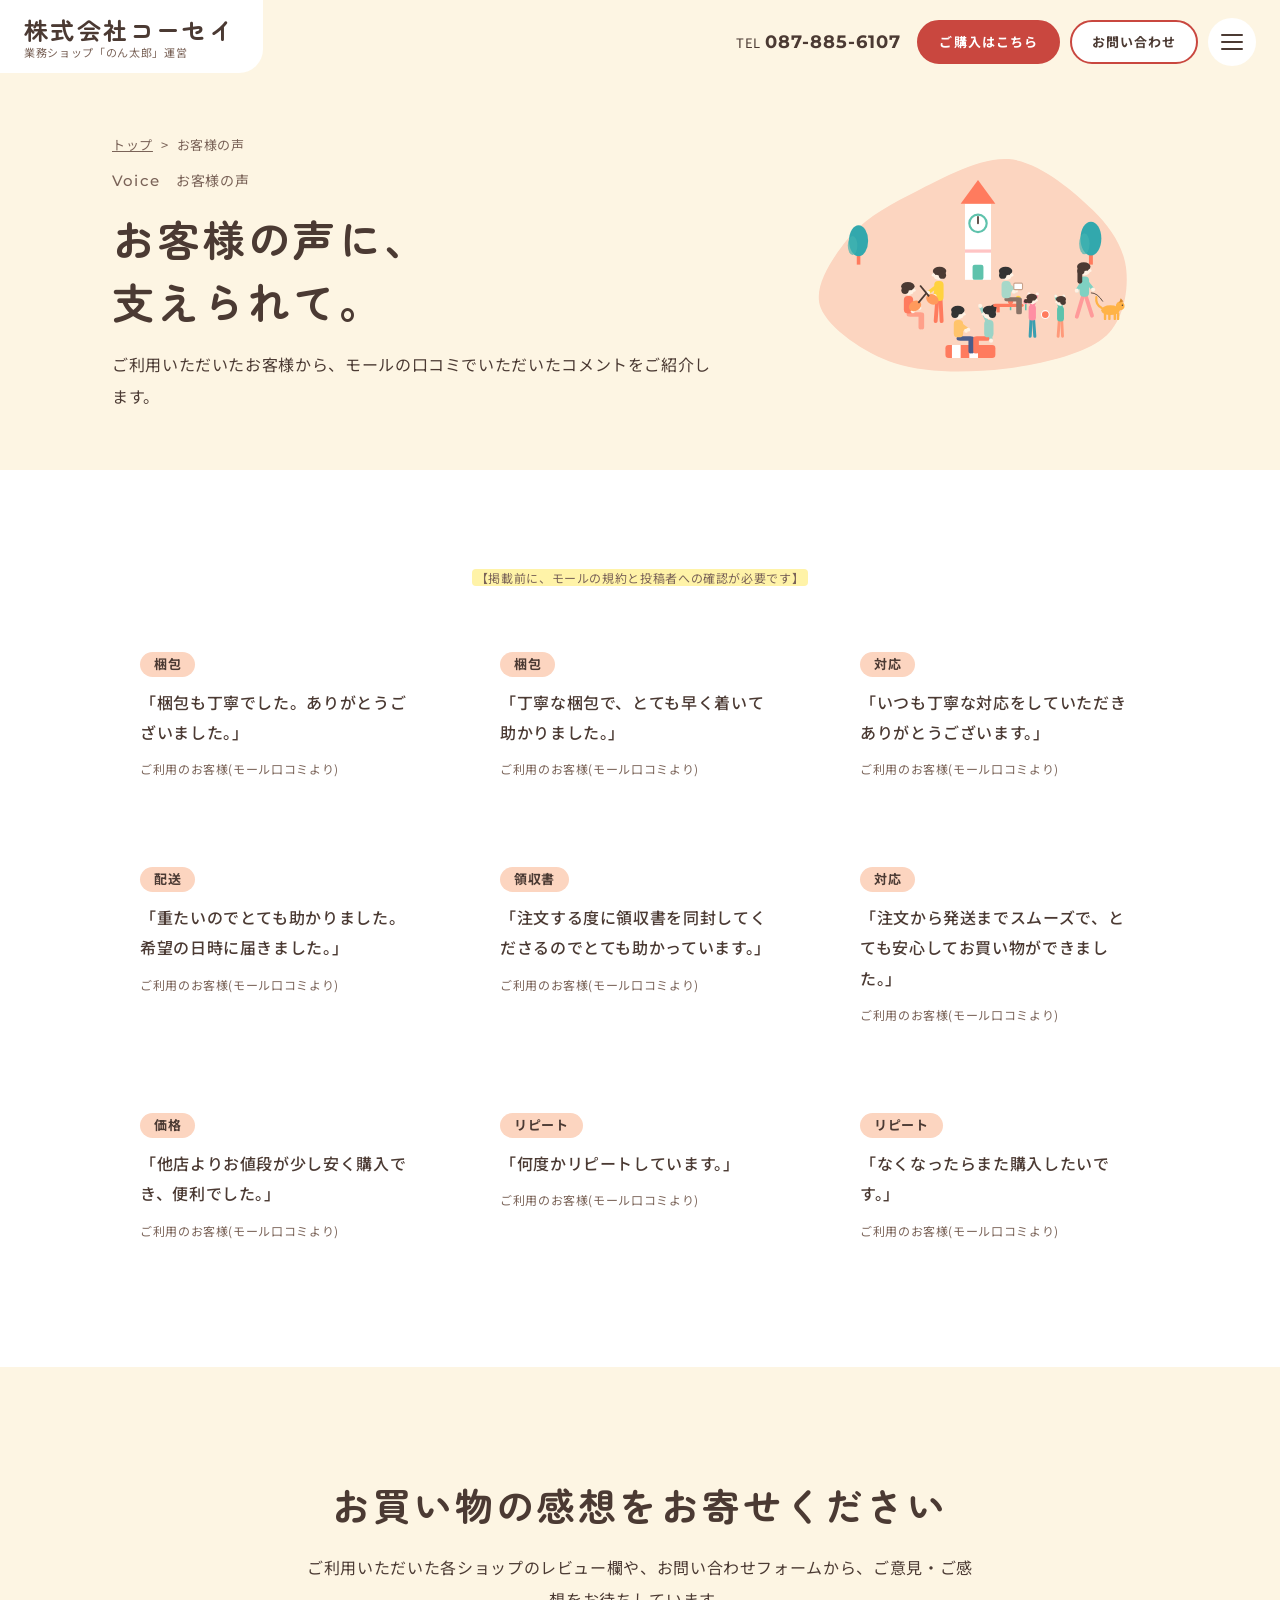
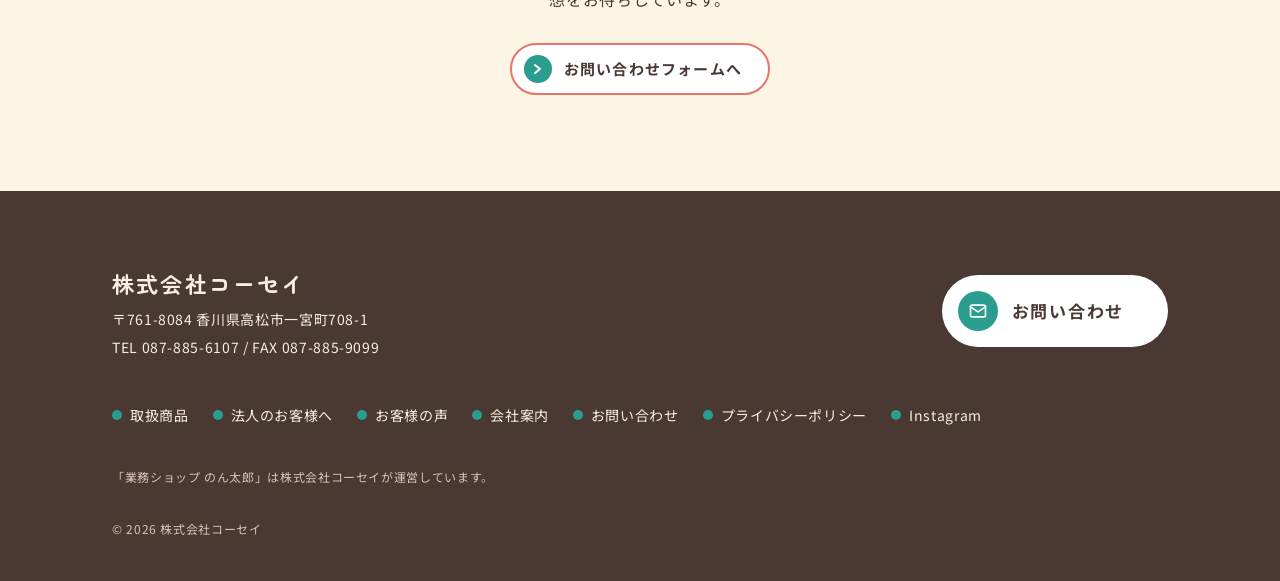
<file: voices.html>
<!DOCTYPE html>
<html lang="ja" class="no-js">
<head>
<meta charset="utf-8">
<meta name="viewport" content="width=device-width, initial-scale=1">
<title>お客様の声 | 株式会社コーセイ</title>
<meta name="description" content="株式会社コーセイをご利用いただいたお客様の声(モール口コミ)をご紹介します。">
<meta property="og:type" content="website">
<meta property="og:locale" content="ja_JP">
<meta property="og:title" content="お客様の声 | 株式会社コーセイ">
<meta property="og:description" content="株式会社コーセイをご利用いただいたお客様の声(モール口コミ)をご紹介します。">
<meta name="theme-color" content="#fdf5e3">
<link rel="icon" href="data:image/svg+xml,%3Csvg xmlns='http://www.w3.org/2000/svg' viewBox='0 0 32 32'%3E%3Ccircle cx='16' cy='16' r='15' fill='%23fdf5e3'/%3E%3Cpath d='M10 22V12l6-5 6 5v10z' fill='%23c9473f'/%3E%3Crect x='14' y='16' width='4' height='6' fill='%23fff'/%3E%3C/svg%3E">
<link rel="preconnect" href="https://fonts.googleapis.com">
<link rel="preconnect" href="https://fonts.gstatic.com" crossorigin>
<link href="https://fonts.googleapis.com/css2?family=Montserrat:wght@500;600&family=Noto+Sans+JP:wght@400;500;700&family=Zen+Maru+Gothic:wght@500;700&display=swap" rel="stylesheet">
<link rel="stylesheet" href="css/style.css">
<script>document.documentElement.className='js';</script>
</head>
<body>
<a class="skip-link" href="#main">本文へスキップ</a>
<header class="site-header">
  <a class="logo" href="index.html" aria-label="株式会社コーセイ トップページ"><span class="logo__name">株式会社コーセイ</span><span class="logo__sub">業務ショップ「のん太郎」運営</span></a>
  <div class="header-actions">
    <a class="header-tel" href="tel:0878856107">TEL <b>087-885-6107</b></a>
    <a class="btn btn--sm" href="https://www.nontarou.co.jp/" target="_blank" rel="noopener noreferrer">ご購入はこちら</a>
    <a class="btn btn--sm btn--ghost" href="contact.html">お問い合わせ</a>
    <a class="menu-btn menu-btn--tel tel-btn" href="tel:0878856107" aria-label="電話をかける"><svg width="22" height="22" viewBox="0 0 24 24" fill="none" stroke="#fff" stroke-width="2" stroke-linecap="round" stroke-linejoin="round" aria-hidden="true"><path d="M5 4h4l2 5-2.5 1.5a11 11 0 0 0 5 5L15 13l5 2v4a2 2 0 0 1-2 2A16 16 0 0 1 3 6a2 2 0 0 1 2-2z"/></svg></a>
    <button class="menu-btn" type="button" data-menu-open aria-expanded="false" aria-controls="nav-panel" aria-label="メニューを開く"><span class="menu-btn__bars"></span></button>
  </div>
</header>
<div class="nav-panel" id="nav-panel" aria-hidden="true">
  <nav class="nav-panel__inner" aria-label="メインメニュー">
    <button class="menu-btn nav-panel__close" type="button" data-menu-close aria-expanded="true" aria-label="メニューを閉じる"><span class="menu-btn__bars"></span></button>
    <ul class="nav-panel__list"><li><a href="index.html">トップ</a></li><li><a href="products.html">取扱商品</a></li><li><a href="business.html">法人のお客様へ</a></li><li><a href="voices.html" aria-current="page">お客様の声</a></li><li><a href="company.html">会社案内</a></li><li><a href="contact.html">お問い合わせ</a></li></ul>
    <div class="nav-panel__tel"><span class="note">お電話でのご相談</span><b><a href="tel:0878856107" style="text-decoration:none">087-885-6107</a></b><span class="note">受付時間:<span class="tbd">【要確認】</span></span></div>
    <div class="mt-m center"><a class="btn" href="https://www.nontarou.co.jp/" target="_blank" rel="noopener noreferrer">ご購入はこちら</a></div>
  </nav>
</div>
<main id="main">
<section class="page-hero">
  <div class="container page-hero__inner">
    <div>
      <nav class="breadcrumb" aria-label="パンくず"><a href="index.html">トップ</a><span aria-hidden="true">&gt;</span><span>お客様の声</span></nav>
      <div class="eyebrow"><b>Voice</b><span>お客様の声</span></div>
      <h1>お客様の声に、<br>支えられて。</h1>
      <p class="lead">ご利用いただいたお客様から、モールの口コミでいただいたコメントをご紹介します。</p>
    </div>
    <div class="page-hero__art"><svg class="mini-town" viewBox="-175 -130 350 262" role="img" aria-label="広場でくつろぐ人たちのイラスト"><g transform="translate(0 0) scale(1)"><path d="M136.7 0.0C138.3 19.8 133.9 46.9 115.3 61.9C96.6 76.9 56.7 86.1 24.8 89.9C-7.2 93.7 -48.3 94.3 -76.6 84.9C-104.9 75.5 -137.4 52.6 -144.9 33.7C-152.3 14.9 -134.8 -10.9 -121.2 -28.2C-107.6 -45.5 -88.2 -57.7 -63.3 -70.2C-38.4 -82.7 0.3 -105.4 28.4 -103.2C56.6 -100.9 87.4 -73.8 105.5 -56.6C123.5 -39.4 135.1 -19.8 136.7 0.0Z" fill="#fcd5c0"/><rect x="-12" y="-62" width="24" height="70" fill="#fff"/><path d="M-16 -62L0 -84L16 -62Z" fill="#ff7b5e"/><circle cx="0" cy="-44" r="8" fill="#fff" stroke="#5ec2ac" stroke-width="2"/><g class="hand" style="transform-origin:0px -44px"><line x1="0" y1="-44" x2="0" y2="-50" stroke="#4b3a33" stroke-width="1.6" stroke-linecap="round"/></g><rect x="-12" y="-20" width="24" height="3" fill="#ffc4c4"/><rect x="-5" y="-6" width="10" height="14" rx="2" fill="#5ec2ac"/><g transform="translate(104 -6) scale(1.2)"><rect x="-1.5" y="-10" width="3" height="10" fill="#ff7b5e"/><ellipse cx="0" cy="-20" rx="8" ry="13" fill="#32a8ad"/><ellipse cx="-5" cy="-16" rx="4" ry="8" fill="#41b4b0" opacity=".7"/></g><g transform="translate(-110 -6) scale(1.1)"><rect x="-1.5" y="-10" width="3" height="10" fill="#ff7b5e"/><ellipse cx="0" cy="-20" rx="8" ry="13" fill="#32a8ad"/><ellipse cx="-5" cy="-16" rx="4" ry="8" fill="#41b4b0" opacity=".7"/></g><g transform="translate(30 36)"><line x1="0" y1="0" x2="0" y2="-7" stroke="#5ec2ac" stroke-width="1.4"/><circle cx="0" cy="-8" r="2.4" fill="#ff7b5e"/></g><g transform="translate(37 33)"><line x1="0" y1="0" x2="0" y2="-7" stroke="#5ec2ac" stroke-width="1.4"/><circle cx="0" cy="-8" r="2.4" fill="#ffd23f"/></g><g transform="translate(44 36)"><line x1="0" y1="0" x2="0" y2="-7" stroke="#5ec2ac" stroke-width="1.4"/><circle cx="0" cy="-8" r="2.4" fill="#ff9db0"/></g><g class="pbob" style="animation-duration:1.9s;animation-delay:-0.1s"><g transform="translate(-64 52) scale(1.0 1.0)"><polyline points="0,-12 11,-12 11,0" fill="none" stroke="#ffa08a" stroke-width="3.6" stroke-linecap="round" stroke-linejoin="round"/><polyline points="1.6,-12 12.6,-12 12.6,0" fill="none" stroke="#ffa08a" stroke-width="3.6" stroke-linecap="round" stroke-linejoin="round"/><rect x="-4.3" y="-29" width="8.6" height="16" rx="3.6" fill="#ff7b5e"/><line x1="0.8" y1="-26" x2="4" y2="-15" stroke="#ff7b5e" stroke-width="3" stroke-linecap="round"/><circle cx="4" cy="-15" r="1.9" fill="#fff2e4"/><line x1="-0.6" y1="-26" x2="10" y2="-18" stroke="#ff7b5e" stroke-width="3" stroke-linecap="round"/><circle cx="10" cy="-18" r="1.9" fill="#fff2e4"/><circle cx="0" cy="-35.5" r="5.6" fill="#fff2e4"/><circle cx="5.4" cy="-34.3" r="1.2" fill="#fff2e4"/><circle cx="2.8" cy="-35.1" r=".7" fill="#4b3a33"/><ellipse cx="-0.6" cy="-38.1" rx="6.2" ry="4" fill="#4b3a33"/><circle cx="-3.2" cy="-34.3" r="3.4" fill="#4b3a33"/><g transform="translate(6 -20) rotate(-28)"><ellipse cx="0" cy="0" rx="6" ry="4.5" fill="#ff9a5c"/><line x1="4" y1="-1" x2="16" y2="-6" stroke="#4b3a33" stroke-width="1.6"/></g></g></g><g class="pbob" style="animation-duration:1.1s;animation-delay:-0.4s"><g transform="translate(-36 46) scale(-1.0 1.0)"><line x1="-1.5" y1="-20" x2="-2.5" y2="0" stroke="#ff7b5e" stroke-width="3.6" stroke-linecap="round"/><line x1="1.5" y1="-20" x2="3" y2="0" stroke="#ff7b5e" stroke-width="3.6" stroke-linecap="round"/><rect x="-4.3" y="-37" width="8.6" height="18.5" rx="3.6" fill="#ffd23f"/><line x1="0.8" y1="-34" x2="4" y2="-23" stroke="#ffd23f" stroke-width="3" stroke-linecap="round"/><circle cx="4" cy="-23" r="1.9" fill="#fff2e4"/><line x1="-0.6" y1="-34" x2="10" y2="-26" stroke="#ffd23f" stroke-width="3" stroke-linecap="round"/><circle cx="10" cy="-26" r="1.9" fill="#fff2e4"/><circle cx="0" cy="-43.5" r="5.6" fill="#fff2e4"/><circle cx="5.4" cy="-42.3" r="1.2" fill="#fff2e4"/><circle cx="2.8" cy="-43.1" r=".7" fill="#4b3a33"/><ellipse cx="-0.6" cy="-46.1" rx="6.2" ry="4" fill="#4b3a33"/><circle cx="-3.2" cy="-42.3" r="3.4" fill="#4b3a33"/><g transform="translate(6 -20) rotate(-28)"><ellipse cx="0" cy="0" rx="6" ry="4.5" fill="#ff9a5c"/><line x1="4" y1="-1" x2="16" y2="-6" stroke="#4b3a33" stroke-width="1.6"/></g></g></g><rect x="-30" y="68" width="46" height="12" rx="3" fill="#ff7b5e"/><rect x="-24" y="68" width="8" height="12" fill="#fff"/><rect x="-8" y="68" width="8" height="12" fill="#fff"/><g class="pbob" style="animation-duration:1.5s;animation-delay:-0.6s"><g transform="translate(-18 74) scale(1.0 1.0)"><polyline points="0,-12 11,-12 11,0" fill="none" stroke="#4b5d8a" stroke-width="3.6" stroke-linecap="round" stroke-linejoin="round"/><polyline points="1.6,-12 12.6,-12 12.6,0" fill="none" stroke="#4b5d8a" stroke-width="3.6" stroke-linecap="round" stroke-linejoin="round"/><rect x="-4.3" y="-29" width="8.6" height="16" rx="3.6" fill="#ffc46b"/><line x1="0.8" y1="-26" x2="9" y2="-20" stroke="#ffc46b" stroke-width="3" stroke-linecap="round"/><circle cx="9" cy="-20" r="1.9" fill="#fff2e4"/><line x1="-0.6" y1="-26" x2="7" y2="-19" stroke="#ffc46b" stroke-width="3" stroke-linecap="round"/><circle cx="7" cy="-19" r="1.9" fill="#fff2e4"/><circle cx="0" cy="-35.5" r="5.6" fill="#fff2e4"/><circle cx="5.4" cy="-34.3" r="1.2" fill="#fff2e4"/><circle cx="2.8" cy="-35.1" r=".7" fill="#4b3a33"/><ellipse cx="-0.6" cy="-38.1" rx="6.2" ry="4" fill="#333"/><circle cx="-3.2" cy="-34.3" r="3.4" fill="#333"/></g></g><g class="pbob" style="animation-duration:1.6s;animation-delay:-0.9s"><g transform="translate(10 74) scale(-1.0 1.0)"><polyline points="0,-12 11,-12 11,0" fill="none" stroke="#ff7b5e" stroke-width="3.6" stroke-linecap="round" stroke-linejoin="round"/><polyline points="1.6,-12 12.6,-12 12.6,0" fill="none" stroke="#ff7b5e" stroke-width="3.6" stroke-linecap="round" stroke-linejoin="round"/><rect x="-4.3" y="-29" width="8.6" height="16" rx="3.6" fill="#9bd3c6"/><line x1="0.8" y1="-26" x2="8" y2="-42" stroke="#9bd3c6" stroke-width="3" stroke-linecap="round"/><circle cx="8" cy="-42" r="1.9" fill="#fff2e4"/><line x1="-0.6" y1="-26" x2="-2" y2="-10" stroke="#9bd3c6" stroke-width="3" stroke-linecap="round"/><circle cx="-2" cy="-10" r="1.9" fill="#fff2e4"/><circle cx="0" cy="-35.5" r="5.6" fill="#fff2e4"/><circle cx="5.4" cy="-34.3" r="1.2" fill="#fff2e4"/><circle cx="2.8" cy="-35.1" r=".7" fill="#4b3a33"/><ellipse cx="-0.6" cy="-38.1" rx="6.2" ry="4" fill="#333"/><circle cx="-3.2" cy="-34.3" r="3.4" fill="#333"/><circle cx="-4.6" cy="-40.5" r="2.8" fill="#333"/></g></g><g><rect x="14" y="30" width="28" height="3" rx="1.5" fill="#ff7b5e"/><rect x="17" y="33" width="3" height="5" fill="#ff7b5e"/><rect x="36" y="33" width="3" height="5" fill="#ff7b5e"/></g><g class="pbob" style="animation-duration:1.7s;animation-delay:-0.2s"><g transform="translate(26 38) scale(1.0 1.0)"><polyline points="0,-12 11,-12 11,0" fill="none" stroke="#8a7468" stroke-width="3.6" stroke-linecap="round" stroke-linejoin="round"/><polyline points="1.6,-12 12.6,-12 12.6,0" fill="none" stroke="#8a7468" stroke-width="3.6" stroke-linecap="round" stroke-linejoin="round"/><rect x="-4.3" y="-29" width="8.6" height="16" rx="3.6" fill="#a7d8c9"/><line x1="0.8" y1="-26" x2="9" y2="-20" stroke="#a7d8c9" stroke-width="3" stroke-linecap="round"/><circle cx="9" cy="-20" r="1.9" fill="#fff2e4"/><line x1="-0.6" y1="-26" x2="7" y2="-19" stroke="#a7d8c9" stroke-width="3" stroke-linecap="round"/><circle cx="7" cy="-19" r="1.9" fill="#fff2e4"/><circle cx="0" cy="-35.5" r="5.6" fill="#fff2e4"/><circle cx="5.4" cy="-34.3" r="1.2" fill="#fff2e4"/><circle cx="2.8" cy="-35.1" r=".7" fill="#4b3a33"/><ellipse cx="-0.6" cy="-38.1" rx="6.2" ry="4" fill="#333"/><circle cx="-3.2" cy="-34.3" r="3.4" fill="#333"/><rect x="7" y="-27" width="8" height="6" rx="1" fill="#fff" stroke="#c9a28a"/></g></g><g class="pbob" style="animation-duration:1.2s;animation-delay:-0.7s"><g transform="translate(50 60) scale(0.78 0.78)"><line x1="-1.5" y1="-20" x2="-2.5" y2="0" stroke="#3b9fb0" stroke-width="3.6" stroke-linecap="round"/><line x1="1.5" y1="-20" x2="3" y2="0" stroke="#3b9fb0" stroke-width="3.6" stroke-linecap="round"/><rect x="-4.3" y="-37" width="8.6" height="18.5" rx="3.6" fill="#ff8fa3"/><line x1="0.8" y1="-34" x2="6" y2="-50" stroke="#ff8fa3" stroke-width="3" stroke-linecap="round"/><circle cx="6" cy="-50" r="1.9" fill="#fff2e4"/><line x1="-0.6" y1="-34" x2="-4" y2="-50" stroke="#ff8fa3" stroke-width="3" stroke-linecap="round"/><circle cx="-4" cy="-50" r="1.9" fill="#fff2e4"/><circle cx="0" cy="-43.5" r="5.6" fill="#fff2e4"/><circle cx="5.4" cy="-42.3" r="1.2" fill="#fff2e4"/><circle cx="2.8" cy="-43.1" r=".7" fill="#4b3a33"/><ellipse cx="-0.6" cy="-46.1" rx="6.2" ry="4" fill="#4b3a33"/><circle cx="-3.2" cy="-42.3" r="3.4" fill="#4b3a33"/><circle cx="-7.4" cy="-41.5" r="2.5" fill="#4b3a33"/></g></g><g class="pbob" style="animation-duration:1.3s;animation-delay:-0.0s"><g transform="translate(76 60) scale(-0.74 0.74)"><line x1="-1.5" y1="-20" x2="-2.5" y2="0" stroke="#ff9a7a" stroke-width="3.6" stroke-linecap="round"/><line x1="1.5" y1="-20" x2="3" y2="0" stroke="#ff9a7a" stroke-width="3.6" stroke-linecap="round"/><rect x="-4.3" y="-37" width="8.6" height="18.5" rx="3.6" fill="#5ec2ac"/><line x1="0.8" y1="-34" x2="6" y2="-50" stroke="#5ec2ac" stroke-width="3" stroke-linecap="round"/><circle cx="6" cy="-50" r="1.9" fill="#fff2e4"/><line x1="-0.6" y1="-34" x2="-4" y2="-50" stroke="#5ec2ac" stroke-width="3" stroke-linecap="round"/><circle cx="-4" cy="-50" r="1.9" fill="#fff2e4"/><circle cx="0" cy="-43.5" r="5.6" fill="#fff2e4"/><circle cx="5.4" cy="-42.3" r="1.2" fill="#fff2e4"/><circle cx="2.8" cy="-43.1" r=".7" fill="#4b3a33"/><ellipse cx="-0.6" cy="-46.1" rx="6.2" ry="4" fill="#4b3a33"/><circle cx="-3.2" cy="-42.3" r="3.4" fill="#4b3a33"/></g></g><circle class="ballb" cx="62" cy="40" r="3.6" fill="#ff7b5e" stroke="#fff" stroke-width="1"/><g class="pbob" style="animation-duration:1.4s;animation-delay:-0.3s"><g transform="translate(98 42) scale(1.0 1.0)"><line x1="-1" y1="-20" x2="-7" y2="0" stroke="#ff9a9a" stroke-width="3.6" stroke-linecap="round"/><line x1="1" y1="-20" x2="7" y2="-1" stroke="#ff9a9a" stroke-width="3.6" stroke-linecap="round"/><rect x="-4.3" y="-37" width="8.6" height="18.5" rx="3.6" fill="#7fd1c2"/><line x1="0.8" y1="-34" x2="8" y2="-25" stroke="#7fd1c2" stroke-width="3" stroke-linecap="round"/><circle cx="8" cy="-25" r="1.9" fill="#fff2e4"/><line x1="-0.6" y1="-34" x2="-7" y2="-24" stroke="#7fd1c2" stroke-width="3" stroke-linecap="round"/><circle cx="-7" cy="-24" r="1.9" fill="#fff2e4"/><circle cx="0" cy="-43.5" r="5.6" fill="#fff2e4"/><circle cx="5.4" cy="-42.3" r="1.2" fill="#fff2e4"/><circle cx="2.8" cy="-43.1" r=".7" fill="#4b3a33"/><rect x="-6.4" y="-44.5" width="4.4" height="14" rx="2.2" fill="#4b3a33"/><ellipse cx="-0.6" cy="-46.1" rx="6.2" ry="4" fill="#4b3a33"/><circle cx="-3.2" cy="-42.3" r="3.4" fill="#4b3a33"/></g></g><path d="M104 20q6 0 11 8" fill="none" stroke="#4b3a33" stroke-width=".8"/><g transform="translate(122 44) scale(1 1)"><path class="wag" d="M-8 -10q-6 -3 -5 -10" fill="none" stroke="#ffb347" stroke-width="2" stroke-linecap="round"/><ellipse cx="0" cy="-8" rx="8.5" ry="4.5" fill="#ffb347"/><circle cx="9" cy="-12" r="4" fill="#ffb347"/><path d="M8 -15l1.5 -4 2.5 3z" fill="#d98a2b"/><circle cx="11" cy="-12.5" r=".7" fill="#4b3a33"/><g stroke="#ffb347" stroke-width="2.2" stroke-linecap="round"><line x1="-5" y1="-5" x2="-5" y2="0"/><line x1="-1" y1="-5" x2="-1" y2="0"/><line x1="4" y1="-5" x2="4" y2="0"/><line x1="7" y1="-5" x2="7" y2="0"/></g></g></g></svg></div>
  </div>
</section><section class="section section--white"><div class="container">
  <p class="note center"><span class="tbd">【掲載前に、モールの規約と投稿者への確認が必要です】</span></p>
  <div class="voice-grid mt-m"><div class="voice-card reveal" data-delay="0"><span class="tag">梱包</span><p class="quote">「梱包も丁寧でした。ありがとうございました。」</p><p class="quote-by">ご利用のお客様(モール口コミより)</p></div><div class="voice-card reveal" data-delay="1"><span class="tag">梱包</span><p class="quote">「丁寧な梱包で、とても早く着いて助かりました。」</p><p class="quote-by">ご利用のお客様(モール口コミより)</p></div><div class="voice-card reveal" data-delay="2"><span class="tag">対応</span><p class="quote">「いつも丁寧な対応をしていただきありがとうございます。」</p><p class="quote-by">ご利用のお客様(モール口コミより)</p></div><div class="voice-card reveal" data-delay="0"><span class="tag">配送</span><p class="quote">「重たいのでとても助かりました。希望の日時に届きました。」</p><p class="quote-by">ご利用のお客様(モール口コミより)</p></div><div class="voice-card reveal" data-delay="1"><span class="tag">領収書</span><p class="quote">「注文する度に領収書を同封してくださるのでとても助かっています。」</p><p class="quote-by">ご利用のお客様(モール口コミより)</p></div><div class="voice-card reveal" data-delay="2"><span class="tag">対応</span><p class="quote">「注文から発送までスムーズで、とても安心してお買い物ができました。」</p><p class="quote-by">ご利用のお客様(モール口コミより)</p></div><div class="voice-card reveal" data-delay="0"><span class="tag">価格</span><p class="quote">「他店よりお値段が少し安く購入でき、便利でした。」</p><p class="quote-by">ご利用のお客様(モール口コミより)</p></div><div class="voice-card reveal" data-delay="1"><span class="tag">リピート</span><p class="quote">「何度かリピートしています。」</p><p class="quote-by">ご利用のお客様(モール口コミより)</p></div><div class="voice-card reveal" data-delay="2"><span class="tag">リピート</span><p class="quote">「なくなったらまた購入したいです。」</p><p class="quote-by">ご利用のお客様(モール口コミより)</p></div></div>
</div></section>
<section class="section"><div class="container center reveal"><h2 class="heading heading--center">お買い物の感想をお寄せください</h2><p class="lead lead--center">ご利用いただいた各ショップのレビュー欄や、お問い合わせフォームから、ご意見・ご感想をお待ちしています。</p><div class="mt-m"><a class="pill " href="contact.html#form">お問い合わせフォームへ</a></div></div></section>
</main>
<footer class="site-footer">
  <div class="container">
    <div class="footer__top">
      <div><div class="footer__name">株式会社コーセイ</div>
        <p>〒761-8084 香川県高松市一宮町708-1<br>TEL <a href="tel:0878856107">087-885-6107</a> / FAX 087-885-9099</p></div>
      <a class="footer__cta" href="contact.html">お問い合わせ</a>
    </div>
    <nav class="footer__links" aria-label="フッターメニュー"><a href="products.html">取扱商品</a><a href="business.html">法人のお客様へ</a><a href="voices.html">お客様の声</a><a href="company.html">会社案内</a><a href="contact.html">お問い合わせ</a><a href="privacy.html">プライバシーポリシー</a><a href="https://www.instagram.com/gyoumushop.nontarou/" target="_blank" rel="noopener noreferrer">Instagram</a></nav>
    <p class="footer__note">「業務ショップ のん太郎」は株式会社コーセイが運営しています。</p>
    <p class="footer__note">&copy; 2026 株式会社コーセイ</p>
  </div>
</footer>
<script src="js/main.js" defer></script>
</body>
</html>
</file>
<file: css/style.css>
/* =========================================================
   株式会社コーセイ コーポレートサイト スタイルシート
   ========================================================= */
:root{
  --cream:#fdf5e3; --peach:#fcd5c0; --peach-soft:#fde0d0; --coral:#c9473f; --coral-dark:#b43c35; --coral-soft:#e8736c;
  --teal:#2a9d8f; --teal-light:#cfeee6; --brown:#4b3a33; --muted:#7a6358; --yellow:#ffee55; --pink:#ffc4c4; --dark:#4a3832;
  --maxw:1120px;
  --font-head:'Zen Maru Gothic','Noto Sans JP',sans-serif; --font-body:'Noto Sans JP',sans-serif; --font-en:'Montserrat',sans-serif;
}
*{box-sizing:border-box}
html{scroll-behavior:smooth}
body{margin:0;font-family:var(--font-body);color:var(--brown);background:var(--cream);font-size:16px;line-height:2;letter-spacing:.04em;-webkit-text-size-adjust:100%;overflow-x:hidden}
img,svg{max-width:100%}
a{color:var(--brown)}
h1,h2,h3,h4,p,ul,ol,dl,dd,figure{margin:0}
ul,ol{padding:0;list-style:none}
:focus-visible{outline:3px solid var(--teal);outline-offset:3px}
.skip-link{position:absolute;left:8px;top:-80px;background:var(--brown);color:#fff;padding:10px 16px;z-index:300;border-radius:8px}
.skip-link:focus{top:8px}
.sr-only{position:absolute;width:1px;height:1px;overflow:hidden;clip:rect(0 0 0 0);white-space:nowrap}
.tbd{background:#fff3a8;padding:0 4px;border-radius:4px;font-size:.92em}

/* ---------- layout ---------- */
.container{width:100%;max-width:var(--maxw);margin:0 auto;padding:0 32px}
.section{padding:96px 0}
.section--white{background:#fff}
.section--tint{background:var(--peach-soft)}
.eyebrow{display:flex;gap:16px;align-items:baseline;font-size:14px;color:var(--muted)}
.eyebrow b{font-family:var(--font-en);font-weight:500;font-size:15px;letter-spacing:.08em}
.heading{font-family:var(--font-head);font-size:clamp(26px,3.4vw,38px);line-height:1.6;font-weight:700;letter-spacing:.08em;margin-top:12px}
.heading--center{text-align:center}
.accent{color:var(--teal)}
.lead{max-width:680px;margin-top:16px}
.lead--center{margin-left:auto;margin-right:auto;text-align:center}
.note{font-size:13px;color:var(--muted);line-height:1.8}
.center{text-align:center}
.mt-s{margin-top:16px}.mt-m{margin-top:28px}.mt-l{margin-top:48px}

/* ---------- header ---------- */
.site-header{position:absolute;top:0;left:0;right:0;z-index:50;display:flex;justify-content:space-between;align-items:flex-start;pointer-events:none}
.site-header>*{pointer-events:auto}
.logo{background:#fff;border-radius:0 0 24px 0;padding:14px 28px 14px 24px;text-decoration:none;display:flex;flex-direction:column;line-height:1.3}
.logo__name{font-family:var(--font-head);font-weight:700;font-size:24px;letter-spacing:.1em}
.logo__sub{font-size:11px;color:var(--muted);letter-spacing:.06em}
.header-actions{display:flex;align-items:center;gap:10px;padding:18px 24px 0 0}
.header-tel{font-size:13px;margin-right:6px;text-decoration:none;white-space:nowrap}
.header-tel b{font-family:var(--font-en);font-size:18px;letter-spacing:.06em}
.menu-btn{width:48px;height:48px;border-radius:50%;background:#fff;border:0;cursor:pointer;display:grid;place-items:center;padding:0}
.menu-btn__bars,.menu-btn__bars::before,.menu-btn__bars::after{display:block;width:22px;height:2px;background:var(--brown);border-radius:2px;content:"";transition:transform .25s,opacity .25s}
.menu-btn__bars{position:relative}
.menu-btn__bars::before{position:absolute;top:-7px}
.menu-btn__bars::after{position:absolute;top:7px}
.menu-btn[aria-expanded="true"] .menu-btn__bars{background:transparent}
.menu-btn[aria-expanded="true"] .menu-btn__bars::before{transform:translateY(7px) rotate(45deg)}
.menu-btn[aria-expanded="true"] .menu-btn__bars::after{transform:translateY(-7px) rotate(-45deg)}
.menu-btn--tel{background:var(--teal)}
.nav-panel{position:fixed;inset:0;z-index:100;background:rgba(75,58,51,.45);opacity:0;visibility:hidden;transition:opacity .3s,visibility .3s}
.nav-panel.is-open{opacity:1;visibility:visible}
.nav-panel__inner{position:absolute;right:0;top:0;bottom:0;width:min(380px,90vw);background:#fff;padding:88px 32px 32px;transform:translateX(100%);transition:transform .35s ease;overflow-y:auto}
.nav-panel.is-open .nav-panel__inner{transform:none}
.nav-panel__list a{display:flex;align-items:center;gap:12px;min-height:56px;font-weight:700;text-decoration:none;border-bottom:1px solid var(--peach);letter-spacing:.1em}
.nav-panel__list a::before{content:"";width:10px;height:10px;border-radius:50%;background:var(--teal);flex:none}
.nav-panel__list a[aria-current="page"]{color:var(--coral)}
.nav-panel__close{position:absolute;top:20px;right:24px}
.nav-panel__tel{margin-top:28px;text-align:center}
.nav-panel__tel b{display:block;font-family:var(--font-en);font-size:26px;letter-spacing:.06em}

/* ---------- buttons ---------- */
.btn{display:inline-flex;align-items:center;justify-content:center;min-height:52px;padding:0 30px;border-radius:30px;font-weight:700;font-size:15px;text-decoration:none;letter-spacing:.08em;border:2px solid var(--coral);background:var(--coral);color:#fff;cursor:pointer;font-family:inherit;transition:background .2s,border-color .2s}
.btn:hover{background:var(--coral-dark);border-color:var(--coral-dark);color:#fff}
.btn--sm{min-height:44px;padding:0 20px;font-size:13px}
.btn--ghost{background:#fff;color:var(--brown)}
.btn--ghost:hover{background:#fff1e6;color:var(--brown)}
.pill{display:inline-flex;align-items:center;gap:12px;min-height:52px;padding:0 26px 0 12px;border-radius:30px;border:2px solid var(--coral-soft);background:#fff;font-weight:700;font-size:15px;text-decoration:none;letter-spacing:.08em;color:var(--brown);transition:background .2s}
.pill::before{content:"";flex:none;width:28px;height:28px;border-radius:50%;background:var(--teal) url("data:image/svg+xml,%3Csvg xmlns='http://www.w3.org/2000/svg' viewBox='0 0 12 12' fill='none' stroke='white' stroke-width='2' stroke-linecap='round' stroke-linejoin='round'%3E%3Cpath d='M3 2l5 4-5 4'/%3E%3C/svg%3E") center/12px no-repeat}
.pill:hover{background:#fff1e6;color:var(--brown)}
.pill--solid{background:var(--coral);border-color:var(--coral);color:#fff}
.pill--solid:hover{background:var(--coral-dark);border-color:var(--coral-dark);color:#fff}
.pill--sm{min-height:44px;font-size:13px;padding-right:18px}
.btn-row{display:flex;gap:12px;flex-wrap:wrap}
.chips{display:flex;gap:10px;flex-wrap:wrap}
.chips--center{justify-content:center}
.chip{display:inline-flex;align-items:center;min-height:46px;padding:0 20px;border-radius:24px;background:#fff;color:var(--brown);font-weight:700;font-size:14px;text-decoration:none;border:2px solid transparent}
.chip:hover{border-color:var(--coral-soft)}
.chip--line{border-color:var(--coral-soft)}

/* ---------- photo placeholder ---------- */
.ph{display:grid;place-items:center;text-align:center;border-radius:22px;background:var(--peach);color:var(--muted);font-size:13px;line-height:1.6;padding:12px;overflow:hidden;min-height:120px}
.ph--y{background:#fbe58a}.ph--t{background:var(--teal-light)}.ph--p{background:var(--pink)}
.ph img{width:100%;height:100%;object-fit:cover;display:block}

/* ---------- illustration ---------- */
.town{display:block;width:100%;height:auto;overflow:visible}
.mini-town{display:block;width:100%;height:auto;overflow:visible}

/* ---------- hero (top) ---------- */
.hero{position:relative;max-width:1280px;margin:0 auto;min-height:770px}
.hero__art{position:absolute;right:0;top:24px;width:min(940px,74vw)}
.hero__art--sp{display:none}
.hero__copy{position:relative;z-index:2;padding:250px 0 0 56px;max-width:440px}
.hero__title{font-family:var(--font-head);font-size:44px;line-height:1.5;font-weight:700;letter-spacing:.08em}
.hero__text{margin-top:22px;font-size:15px}
.hero__copy .btn-row{margin-top:26px}

/* ---------- page hero (sub pages) ---------- */
.page-hero{padding:130px 0 56px}
.page-hero__inner{display:grid;grid-template-columns:1.2fr .8fr;gap:40px;align-items:center}
.page-hero h1{font-family:var(--font-head);font-size:clamp(28px,4vw,42px);line-height:1.5;font-weight:700;letter-spacing:.08em;margin-top:10px}
.breadcrumb{display:flex;gap:8px;font-size:13px;color:var(--muted);margin-bottom:8px;flex-wrap:wrap}
.breadcrumb a{color:var(--muted)}
.page-hero__art{max-width:380px;margin-left:auto;width:100%}

/* ---------- top: message ---------- */
.message{padding:20px 0 110px}
.message__inner{display:grid;grid-template-columns:1fr 1.3fr;align-items:center}
.photo-stack{position:relative;height:470px}
.photo-stack .ph{position:absolute}
.photo-stack .ph:nth-child(1){left:12%;top:0;width:62%;height:200px}
.photo-stack .ph:nth-child(2){left:0;top:230px;width:72%;height:230px}
.card-lg{background:#fff;border-radius:28px;padding:56px 60px;margin-left:-70px;position:relative;z-index:2}
.card-lg p{margin-top:20px}

/* ---------- top: about ---------- */
.about{background:#fff;border-radius:60px 60px 0 0;padding:110px 0 100px}
.split{display:flex;gap:56px;flex-wrap:wrap;align-items:center}
.split>*{flex:1 1 420px;min-width:0}
.panel{background:var(--peach-soft);border-radius:44px;padding:56px 36px;text-align:center}
.circles{display:flex;justify-content:center;margin-bottom:28px}
.circle{width:150px;height:150px;border-radius:50%;background:#fff;display:flex;flex-direction:column;align-items:center;justify-content:center;gap:4px;margin:0 -14px;box-shadow:0 8px 24px rgba(240,116,95,.16);font-weight:700;line-height:1.5;font-size:15px}
.circle svg{width:40px;height:40px;stroke:var(--coral-soft);fill:none;stroke-width:1.6;stroke-linecap:round;stroke-linejoin:round}
.band{margin-top:56px;background:var(--cream);border-radius:24px;padding:22px 32px;text-align:center}

/* ---------- cards / grids ---------- */
.grid{display:grid;gap:28px}
.grid--3{grid-template-columns:repeat(3,1fr)}
.grid--4{grid-template-columns:repeat(4,1fr)}
.grid--2{grid-template-columns:repeat(2,1fr)}
.card{background:#fff;border-radius:24px;padding:32px 28px}
.section--white .card,.section--tint .card{background:var(--cream)}
.section--tint .card{background:#fff}
.card h3{font-family:var(--font-head);font-size:20px;letter-spacing:.08em;margin-bottom:10px}
.tag{display:inline-block;font-size:13px;font-weight:700;color:var(--brown);background:var(--peach);border-radius:14px;padding:0 14px;margin-bottom:10px;line-height:1.9}
.icon-circle{width:56px;height:56px;border-radius:50%;background:var(--peach-soft);display:grid;place-items:center;margin-bottom:16px}
.icon-circle svg{width:28px;height:28px;stroke:var(--coral-soft);fill:none;stroke-width:1.7;stroke-linecap:round;stroke-linejoin:round}
.quote{font-weight:500;line-height:1.9}
.quote-by{font-size:12px;color:var(--muted);margin-top:10px}

/* ---------- top: reasons carousel ---------- */
.biz{background:#fff;padding:110px 0 90px}
.reasons{display:flex;gap:24px;overflow-x:auto;scroll-snap-type:x mandatory;padding:36px max(32px,calc(50% - 150px)) 40px;scrollbar-width:none;-webkit-overflow-scrolling:touch}
.reasons::-webkit-scrollbar{display:none}
.reason{flex:0 0 300px;scroll-snap-align:center;background:var(--cream);border-radius:26px;padding:32px 26px;text-align:center;transition:transform .3s}
.reason .no{font-family:var(--font-en);font-size:34px;font-weight:600;color:var(--coral);line-height:1.3}
.reason .lb{font-size:12px;color:var(--muted)}
.reason h3{font-family:var(--font-head);font-size:19px;margin:10px 0 6px}
.reason p{font-size:14px;line-height:1.9}
.reason .icon-circle{margin:0 auto 10px}
.ctrl{display:flex;gap:14px;justify-content:center;align-items:center}
.ctrl button{width:48px;height:48px;border-radius:50%;background:var(--dark);border:0;cursor:pointer;display:grid;place-items:center;padding:0}
.ctrl svg{width:16px;height:16px;stroke:#fff;fill:none;stroke-width:2;stroke-linecap:round;stroke-linejoin:round}

/* ---------- top: shop links ---------- */
.shops{background:var(--teal);padding:20px 0 90px;position:relative}
.shops__wave{display:block;width:100%;height:90px;background:#fff}
.link-cards{display:grid;grid-template-columns:repeat(2,1fr);gap:28px}
.link-card{background:#fff;border-radius:26px;padding:14px 14px 22px;text-decoration:none;display:block}
.link-card .ph{height:220px}
.link-card__name{display:flex;align-items:center;justify-content:space-between;padding:16px 10px 0;font-weight:700;font-size:20px;letter-spacing:.1em}
.link-card__name::after{content:"";width:34px;height:34px;border-radius:50%;background:var(--teal) url("data:image/svg+xml,%3Csvg xmlns='http://www.w3.org/2000/svg' viewBox='0 0 12 12' fill='none' stroke='white' stroke-width='2' stroke-linecap='round' stroke-linejoin='round'%3E%3Cpath d='M3 2l5 4-5 4'/%3E%3C/svg%3E") center/13px no-repeat}
.shops h2{color:#fff;font-family:var(--font-head);font-size:26px;letter-spacing:.12em;text-align:center}

/* ---------- sub pages ---------- */
.cat{display:grid;grid-template-columns:1fr 1.15fr;gap:48px;align-items:start}
.cat--rev .cat__photo{order:2}
.cat__photo .ph{height:320px}
.product-grid{display:grid;grid-template-columns:repeat(3,1fr);gap:14px;margin-top:22px}
.product{background:#fff;border-radius:16px;padding:12px;font-size:13px;line-height:1.7}
.section--tint .product{background:#fff}
.product .ph{height:96px;margin-bottom:8px;border-radius:12px}
.product b{display:block;font-size:14px}
.steps{display:grid;grid-template-columns:repeat(4,1fr);gap:20px;counter-reset:s}
.step{background:var(--cream);border-radius:24px;padding:28px 20px;text-align:center}
.section--tint .step{background:#fff}
.step::before{counter-increment:s;content:counter(s);display:grid;place-items:center;width:48px;height:48px;border-radius:50%;background:var(--teal);color:#fff;font-family:var(--font-en);font-weight:600;font-size:22px;margin:0 auto 10px}
.step h3{font-family:var(--font-head);font-size:18px;margin-bottom:4px}
.step p{font-size:14px;line-height:1.8}
.list-dot li{position:relative;padding-left:22px}
.list-dot li::before{content:"";position:absolute;left:0;top:.95em;width:10px;height:10px;border-radius:50%;background:var(--teal)}
.split-top{display:grid;grid-template-columns:1.2fr .8fr;gap:48px;align-items:start}
.voice-grid{display:grid;grid-template-columns:repeat(3,1fr);gap:24px}
.voice-card{background:#fff;border-radius:24px;padding:28px}
.profile-grid{display:grid;grid-template-columns:.8fr 1.2fr;gap:56px;align-items:start}
.profile-grid .ph{height:380px}
.table{width:100%;border-collapse:collapse;background:#fff;border-radius:24px;overflow:hidden}
.table th,.table td{padding:18px 24px;text-align:left;border-bottom:1px solid var(--peach);vertical-align:top;line-height:1.8}
.table th{width:220px;color:var(--coral);font-weight:700;white-space:nowrap}
.table tr:last-child th,.table tr:last-child td{border-bottom:0}
.map-ph{height:360px;border-radius:24px;background:var(--teal-light);display:grid;place-items:center;text-align:center;color:var(--muted);font-size:14px}
.tel-card{background:#fff;border-radius:24px;padding:32px 28px}
.tel-card__num{font-family:var(--font-en);font-size:32px;font-weight:600;letter-spacing:.06em;line-height:1.4}
.tel-card__num a{text-decoration:none}
.contact-grid{display:grid;grid-template-columns:.8fr 1.4fr;gap:48px;align-items:start}

/* ---------- FAQ ---------- */
.faq{max-width:880px;margin:0 auto;display:flex;flex-direction:column;gap:14px}
.faq details{background:#fff;border-radius:20px;overflow:hidden}
.faq summary{list-style:none;cursor:pointer;padding:20px 64px 20px 24px;font-weight:700;position:relative;line-height:1.7;min-height:56px}
.faq summary::-webkit-details-marker{display:none}
.faq summary::before{content:"Q";font-family:var(--font-en);color:var(--coral);margin-right:12px;font-weight:600}
.faq summary::after{content:"";position:absolute;right:24px;top:50%;width:12px;height:12px;border-right:2px solid var(--coral-soft);border-bottom:2px solid var(--coral-soft);transform:translateY(-70%) rotate(45deg);transition:transform .25s}
.faq details[open] summary::after{transform:translateY(-30%) rotate(-135deg)}
.faq__a{padding:0 24px 22px 24px;line-height:1.9}
.faq__a::before{content:"A";font-family:var(--font-en);color:var(--teal);margin-right:12px;font-weight:600}

/* ---------- form ---------- */
.form{background:#fff;border-radius:28px;padding:40px}
.field{display:flex;flex-direction:column;gap:6px;margin-bottom:22px}
.field label,.field legend{font-weight:700;font-size:15px}
.req{font-size:11px;color:#fff;background:var(--coral);border-radius:4px;padding:0 8px;margin-left:8px;line-height:1.8;vertical-align:middle}
.field input,.field select,.field textarea{font-family:inherit;font-size:16px;padding:12px 14px;border:2px solid #e3cfc4;border-radius:12px;background:#fffdf8;color:var(--brown);min-height:48px;width:100%}
.field textarea{min-height:160px;resize:vertical}
.field input:focus,.field select:focus,.field textarea:focus{border-color:var(--teal);outline:none}
.field.has-error input,.field.has-error select,.field.has-error textarea{border-color:var(--coral)}
.error{color:var(--coral);font-size:13px;min-height:1.2em;line-height:1.6}
.check{display:flex;gap:10px;align-items:flex-start;margin-bottom:22px;font-size:14px}
.check input{width:22px;height:22px;margin-top:5px;flex:none;accent-color:var(--teal)}
.form-done{display:none;background:var(--teal-light);border-radius:16px;padding:20px 24px;margin-top:20px;font-weight:700}
.form-done.is-show{display:block}

/* ---------- footer ---------- */
.site-footer{background:var(--dark);color:#fbeee0;padding:70px 0 40px;font-size:14px;line-height:2}
.site-footer a{color:#fbeee0;text-decoration:none}
.site-footer a:hover{text-decoration:underline}
.footer__top{display:flex;justify-content:space-between;align-items:center;gap:32px;flex-wrap:wrap}
.footer__name{font-family:var(--font-head);font-size:22px;font-weight:700;letter-spacing:.1em}
.footer__cta{display:inline-flex;align-items:center;gap:14px;min-height:72px;padding:0 44px 0 16px;border-radius:36px;background:#fff;color:var(--brown)!important;font-weight:700;font-size:17px;letter-spacing:.1em;text-decoration:none!important}
.footer__cta::before{content:"";width:40px;height:40px;border-radius:50%;background:var(--teal) url("data:image/svg+xml,%3Csvg xmlns='http://www.w3.org/2000/svg' viewBox='0 0 24 24' fill='none' stroke='white' stroke-width='2' stroke-linecap='round' stroke-linejoin='round'%3E%3Crect x='3' y='5' width='18' height='14' rx='2'/%3E%3Cpath d='M3 7l9 6 9-6'/%3E%3C/svg%3E") center/20px no-repeat}
.footer__links{display:flex;flex-wrap:wrap;gap:4px 24px;margin-top:32px}
.footer__links a{display:inline-flex;align-items:center;gap:8px;min-height:44px}
.footer__links a::before{content:"";width:10px;height:10px;border-radius:50%;background:var(--teal)}
.footer__note{margin-top:28px;font-size:12px;color:#d9c3b4}

/* ---------- illustration animation ---------- */
@keyframes floaty{0%,100%{transform:translateY(0)}50%{transform:translateY(-9px)}}
@keyframes wipe{0%,100%{transform:rotate(-9deg)}50%{transform:rotate(11deg)}}
@keyframes twinkle{0%,100%{opacity:.15;transform:scale(.5)}50%{opacity:1;transform:scale(1.1)}}
@keyframes bobk{0%,100%{transform:translateY(0)}50%{transform:translateY(-4px)}}
@keyframes nodk{0%,100%{transform:rotate(-3deg)}50%{transform:rotate(6deg)}}
@keyframes spinr{to{transform:rotate(360deg)}}
@keyframes mistk{0%{transform:scale(.3);opacity:.95}100%{transform:scale(1.5);opacity:0}}
@keyframes tiltk{0%,100%{transform:rotate(0)}50%{transform:rotate(-12deg)}}
@keyframes pressk{0%,55%,100%{transform:translateY(0)}25%{transform:translateY(6px)}}
@keyframes bubk{0%{transform:translateY(0) scale(.5);opacity:0}20%{opacity:.95}100%{transform:translateY(-52px) scale(1.15);opacity:0}}
@keyframes turnk{0%,100%{transform:scaleX(1)}50%{transform:scaleX(.15)}}
@keyframes wavek{0%,100%{transform:rotate(-12deg)}50%{transform:rotate(28deg)}}
@keyframes heartk{0%{transform:translateY(8px) scale(.5);opacity:0}25%{opacity:1}100%{transform:translateY(-44px) scale(1.2);opacity:0}}
@keyframes pbobk{0%,100%{transform:translateY(0)}50%{transform:translateY(-2px)}}
@keyframes pinbk{0%,100%{transform:translateY(0)}50%{transform:translateY(-5px)}}
@keyframes smokek{0%{transform:translate(0,0) scale(.5);opacity:0}25%{opacity:.95}100%{transform:translate(8px,-34px) scale(1.4);opacity:0}}
@keyframes ridek{0%{transform:translateX(-26px)}50%{transform:translateX(34px)}100%{transform:translateX(-26px)}}
@keyframes balloonk{0%,100%{transform:translateY(0)}50%{transform:translateY(-4px)}}
@keyframes ballbk{0%,100%{transform:translateY(0)}50%{transform:translateY(-16px)}}
@keyframes trainkk{from{transform:translateX(-220px)}to{transform:translateX(1180px)}}
@keyframes cloudk{0%,100%{transform:translateX(0)}50%{transform:translateX(26px)}}
@keyframes dronek{0%,100%{transform:translate(0,0)}50%{transform:translate(8px,-7px)}}
@keyframes propk{0%,100%{transform:scaleX(1)}50%{transform:scaleX(.4)}}
@keyframes wagk{0%,100%{transform:rotate(-12deg)}50%{transform:rotate(14deg)}}
@keyframes cartk{0%,100%{transform:translateX(0)}50%{transform:translateX(3px)}}
@keyframes dripk{0%{transform:translateY(0);opacity:0}30%{opacity:1}100%{transform:translateY(16px);opacity:0}}
.pbob,.pbob2{animation-name:pbobk;animation-iteration-count:infinite;animation-timing-function:ease-in-out}
.wipe{animation:wipe 1.3s ease-in-out infinite}
.tw,.heart,.mist,.bub{transform-box:fill-box;transform-origin:center}
.tw{animation:twinkle 1.6s ease-in-out infinite}
.bobw{animation:bobk 1.1s ease-in-out infinite}
.mist{animation:mistk 1.2s ease-out infinite}
.tilt{animation:tiltk 1.5s ease-in-out infinite}
.press{animation:pressk 1.8s ease-in-out infinite}
.bub{animation:bubk 2.4s ease-out infinite}
.turn{transform-box:fill-box;transform-origin:center;animation:turnk 2.6s ease-in-out infinite}
.hand{animation:spinr 8s linear infinite}
.wavearm{animation:wavek 1s ease-in-out infinite}
.heart{animation:heartk 2.4s ease-out infinite}
.pinb{animation:pinbk 1.6s ease-in-out infinite}
.smoke{animation:smokek 3.2s ease-out infinite}
.ride{animation:ridek 6s ease-in-out infinite}
.balloon{animation:balloonk 2s ease-in-out infinite}
.ballb{animation:ballbk .9s ease-in-out infinite}
.train{animation:trainkk 18s linear infinite}
.cloud{animation:cloudk 9s ease-in-out infinite}
.cloud2{animation:cloudk 12s ease-in-out infinite reverse}
.drone{animation:dronek 2.4s ease-in-out infinite}
.prop{transform-box:fill-box;transform-origin:center;animation:propk .15s linear infinite}
.wag{transform-box:fill-box;transform-origin:left bottom;animation:wagk .5s ease-in-out infinite}
.cartm{animation:cartk 1s ease-in-out infinite}
.drip{animation:dripk .9s ease-in infinite}

/* ---------- scroll reveal ---------- */
.js .reveal{opacity:0;transform:translateY(32px);transition:opacity .9s ease,transform .9s ease}
.js .reveal--l{transform:translateX(-36px)}
.js .reveal--r{transform:translateX(36px)}
.js .reveal.is-visible{opacity:1;transform:none}
.js .reveal[data-delay="1"]{transition-delay:.12s}
.js .reveal[data-delay="2"]{transition-delay:.24s}

@media (prefers-reduced-motion: reduce){
  html{scroll-behavior:auto}
  .town *,.mini-town *{animation:none!important}
  .js .reveal{opacity:1;transform:none;transition:none}
  .nav-panel,.nav-panel__inner{transition:none}
}

/* ---------- responsive ---------- */
@media (max-width:1000px){
  .grid--4,.steps{grid-template-columns:repeat(2,1fr)}
  .header-tel{display:none}
  .card-lg{padding:44px 40px}
}
@media (max-width:900px){
  .hero{min-height:0;padding-top:58px}
  .hero__art--pc{display:none}
  .hero__art--sp{display:block;position:static;width:100%}
  .hero__copy{padding:2px 20px 0;max-width:none}
  .hero__title{font-size:30px;line-height:1.4}
  .hero__text{font-size:14px;margin-top:12px}
  .hero__copy .btn-row{margin-top:18px}
  .message{padding:30px 0 70px}
  .message__inner{grid-template-columns:1fr}
  .photo-stack{height:240px}
  .photo-stack .ph:nth-child(1){left:6%;top:0;width:46%;height:150px}
  .photo-stack .ph:nth-child(2){left:44%;top:60px;width:50%;height:170px}
  .card-lg{margin:0 20px;padding:32px 24px}
  .about,.biz{padding:64px 0 56px}
  .about{border-radius:36px 36px 0 0}
  .page-hero{padding:100px 0 36px}
  .page-hero__inner,.cat,.split-top,.profile-grid,.contact-grid{grid-template-columns:1fr;gap:28px}
  .page-hero__art{margin:0 auto;max-width:300px}
  .cat--rev .cat__photo{order:0}
  .voice-grid,.grid--3,.link-cards{grid-template-columns:1fr}
  .section{padding:64px 0}
}
@media (max-width:600px){
  .container{padding:0 20px}
  .logo{padding:10px 18px 10px 14px;border-radius:0 0 18px 0}
  .logo__name{font-size:18px}
  .logo__sub{font-size:10px}
  .header-actions{padding:12px 14px 0 0;gap:8px}
  .header-actions .btn{display:none}
  .menu-btn{width:42px;height:42px}
  .grid--4,.grid--2,.steps{grid-template-columns:1fr}
  .product-grid{grid-template-columns:repeat(2,1fr)}
  .circle{width:104px;height:104px;margin:0 -9px;font-size:12px}
  .circle svg{width:26px;height:26px}
  .panel{padding:32px 12px;border-radius:32px}
  .band{padding:16px 18px;text-align:left}
  .form{padding:26px 20px}
  .table th,.table td{display:block;width:auto;padding:12px 18px}
  .table th{padding-bottom:0;border-bottom:0;white-space:normal}
  .tel-card__num{font-size:28px}
  .link-card .ph{height:180px}
  .reasons{padding-left:20px;padding-right:20px}
  .btn-row .btn,.btn-row .pill{width:100%;justify-content:center}
}

/* ---------- misc additions ---------- */
.tel-btn{display:none}
@media (max-width:600px){.tel-btn{display:grid}}
.legal h2{font-family:var(--font-head);font-size:20px;letter-spacing:.08em;margin:36px 0 8px}
.legal p,.legal li{line-height:2}
.legal ul{list-style:disc;padding-left:1.4em}

/* ---------- PC only (901px~) ---------- */
@media (min-width:901px){
  /* メインコピーを2行で表示 */
  .hero__copy{max-width:520px}
  .hero__title{white-space:nowrap;font-size:clamp(30px,3.1vw,40px)}
  /* 選ばれる理由:スライドをやめ、3つ+2つの2行で表示 */
  .reasons{display:flex;flex-wrap:wrap;justify-content:center;gap:24px;overflow:visible;scroll-snap-type:none;max-width:var(--maxw);margin:0 auto;padding:36px 32px 70px}
  .reason{flex:0 0 calc((100% - 48px) / 3);scroll-snap-align:none}
  .ctrl{display:none}
}

/* ---------- 代表あいさつ ---------- */
.greeting__title{font-family:var(--font-head);font-size:clamp(19px,2.2vw,24px);line-height:1.7;font-weight:700;letter-spacing:.06em;color:var(--teal);margin-top:14px}
.greeting{margin-top:20px}
.greeting p{margin-top:16px}
.greeting strong{font-weight:700;background:linear-gradient(transparent 62%,var(--peach) 62%)}
.greeting__needs{display:flex;flex-direction:column;gap:8px;margin-top:16px;align-items:flex-start}
.greeting__needs li{background:var(--peach-soft);border-radius:16px;padding:6px 18px;line-height:1.8}
.greeting__sign{margin-top:28px!important;font-weight:700;line-height:1.9}
</file>
